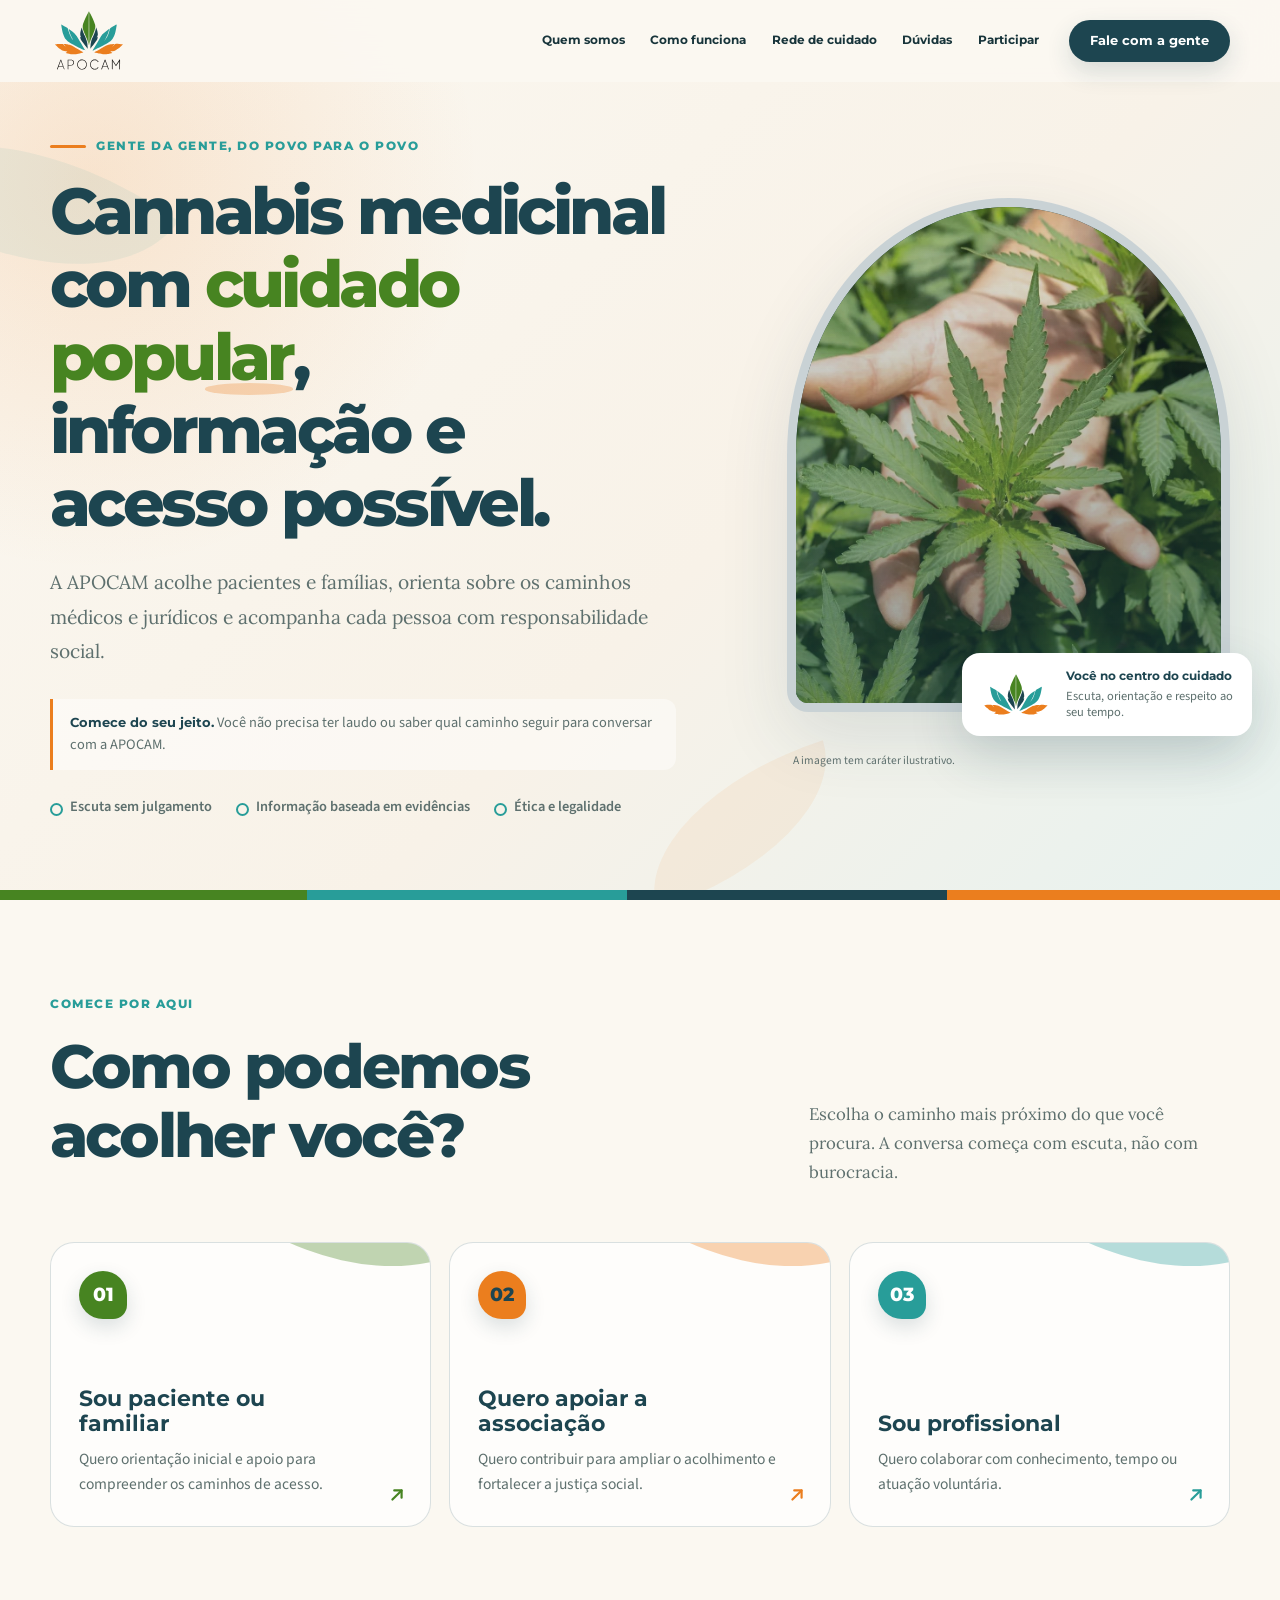
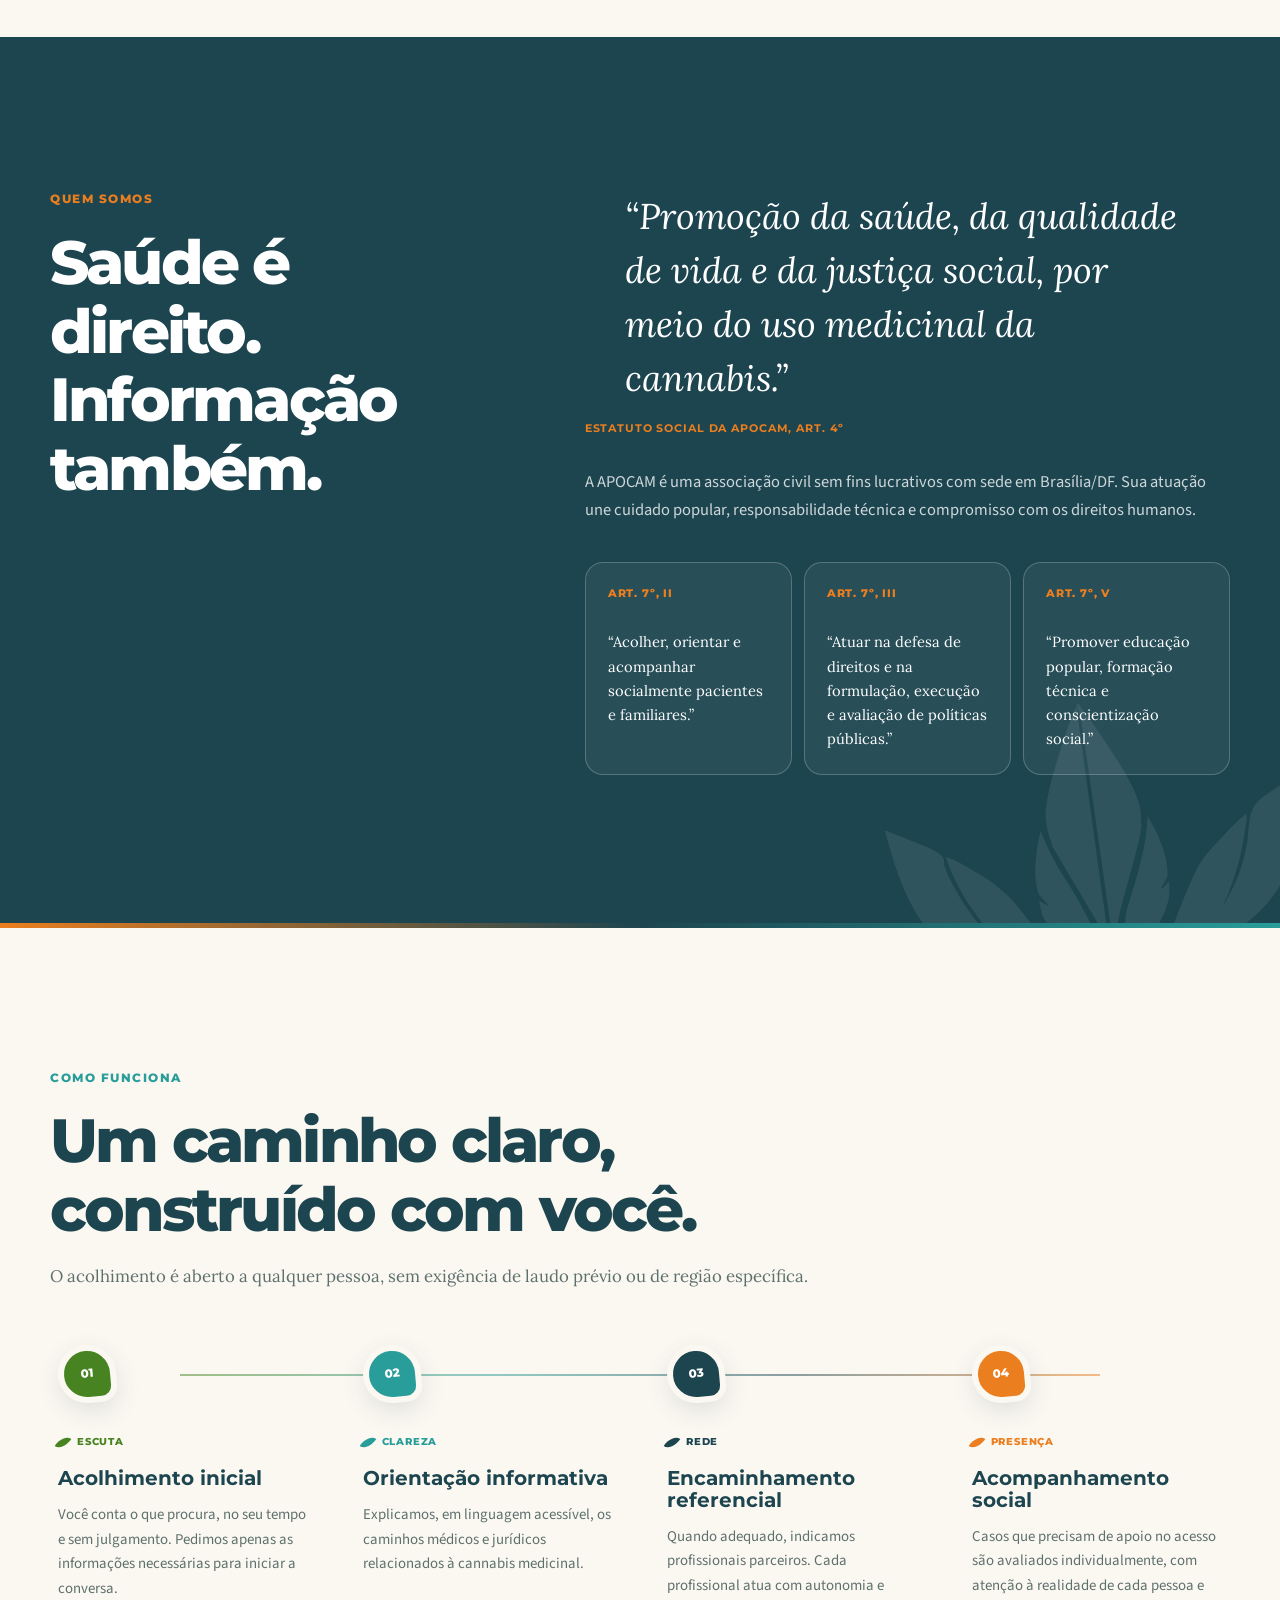
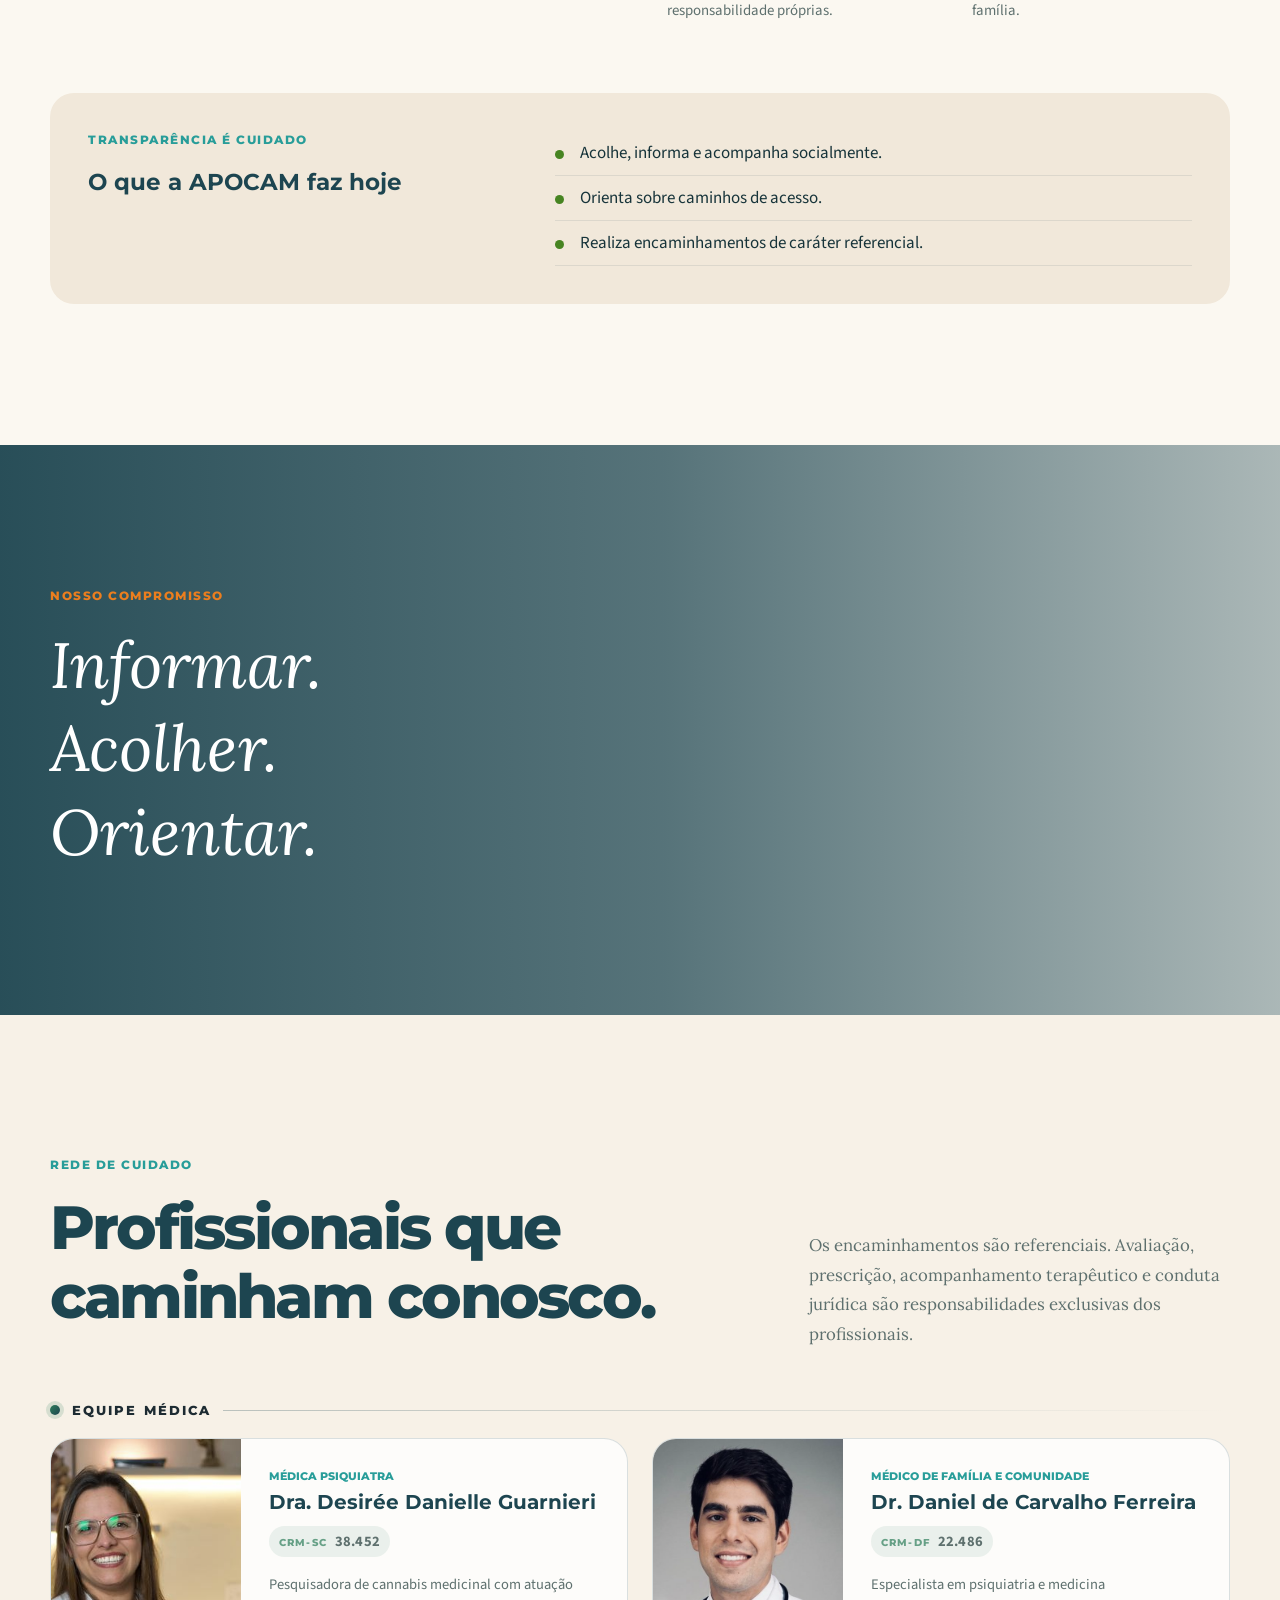
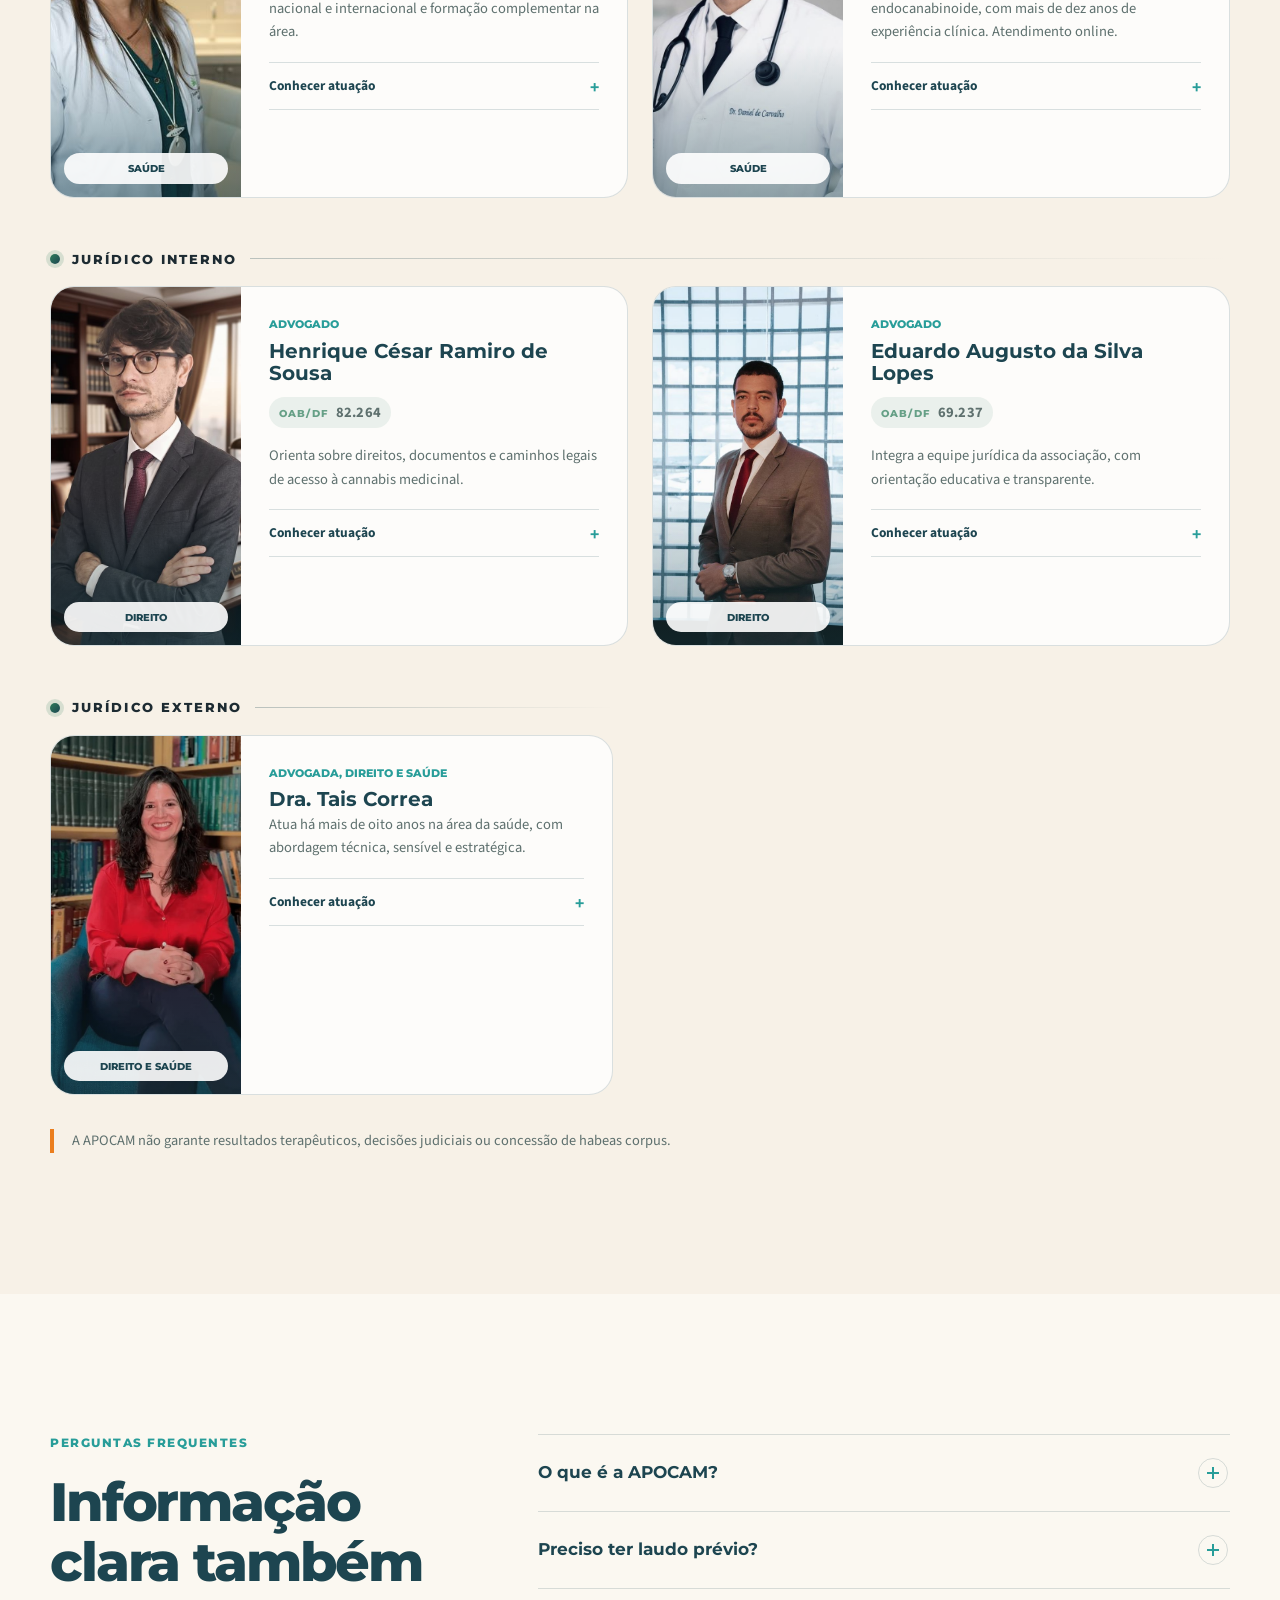
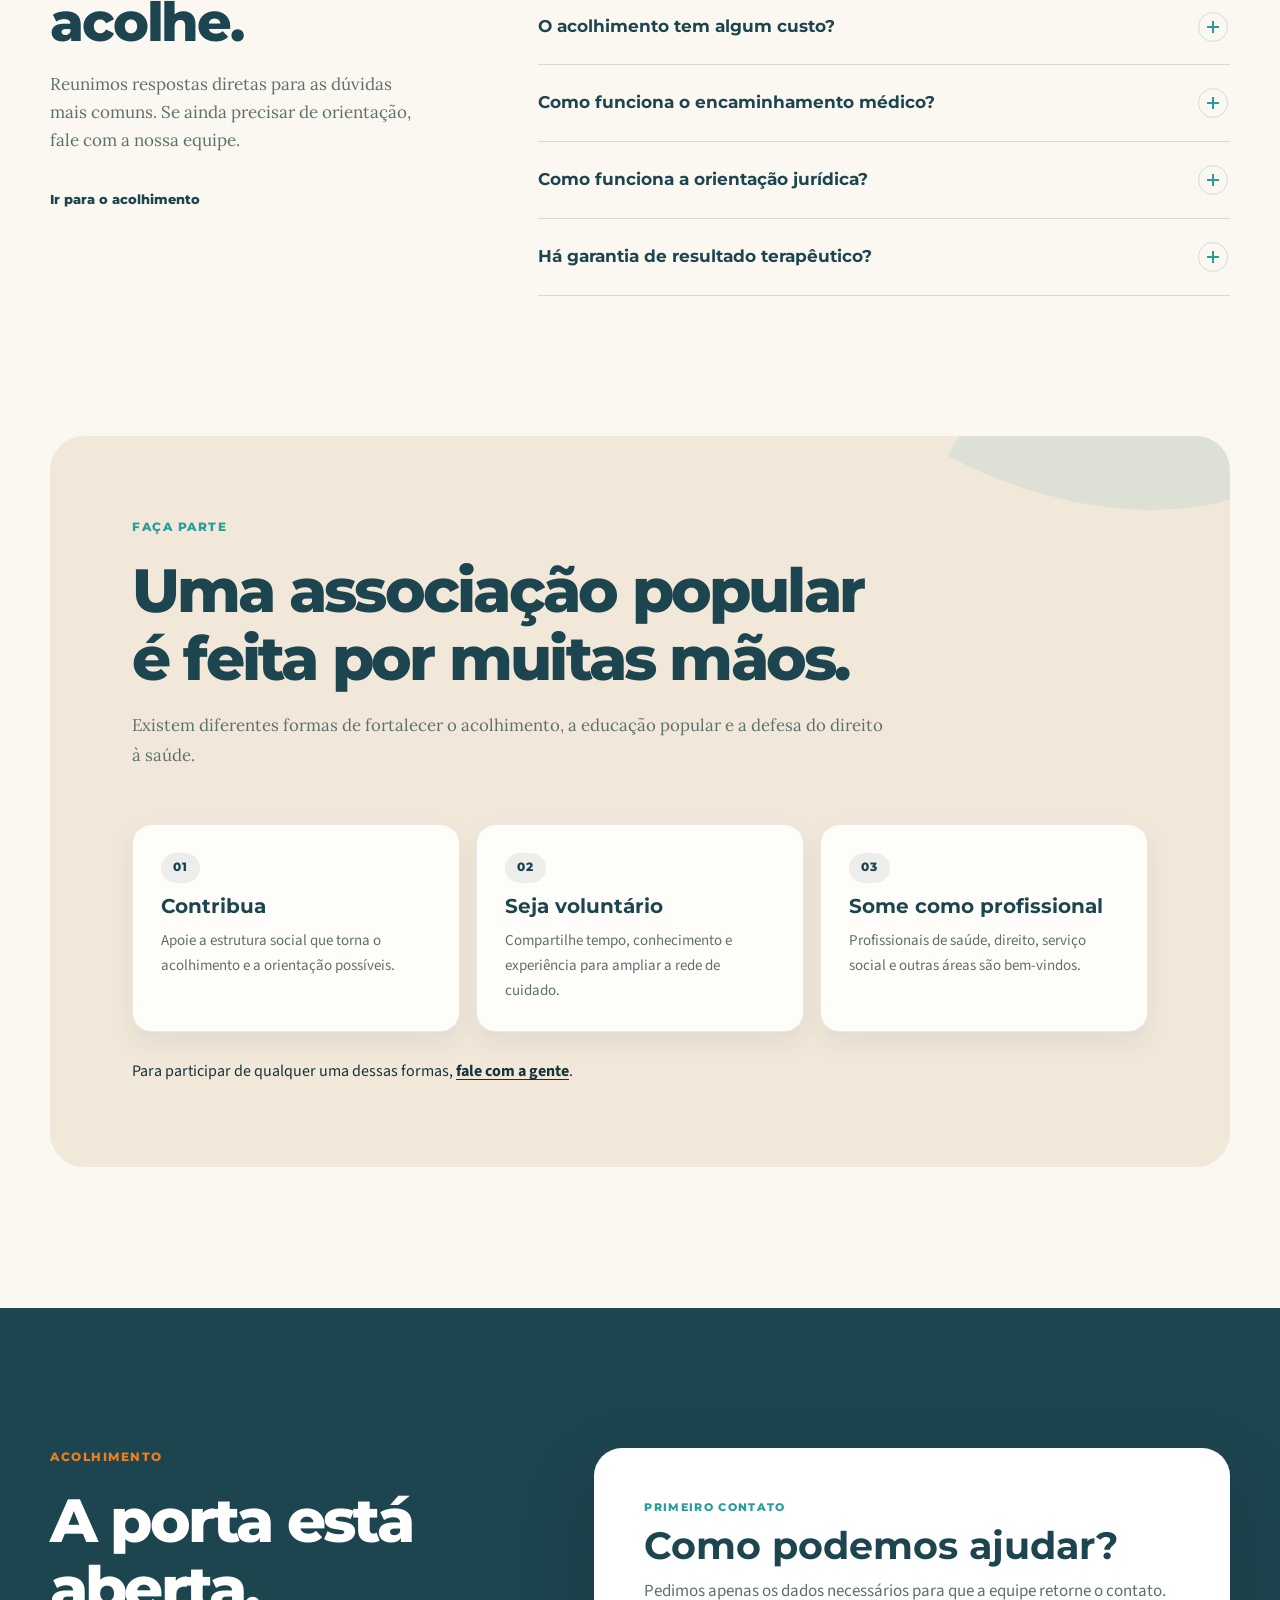
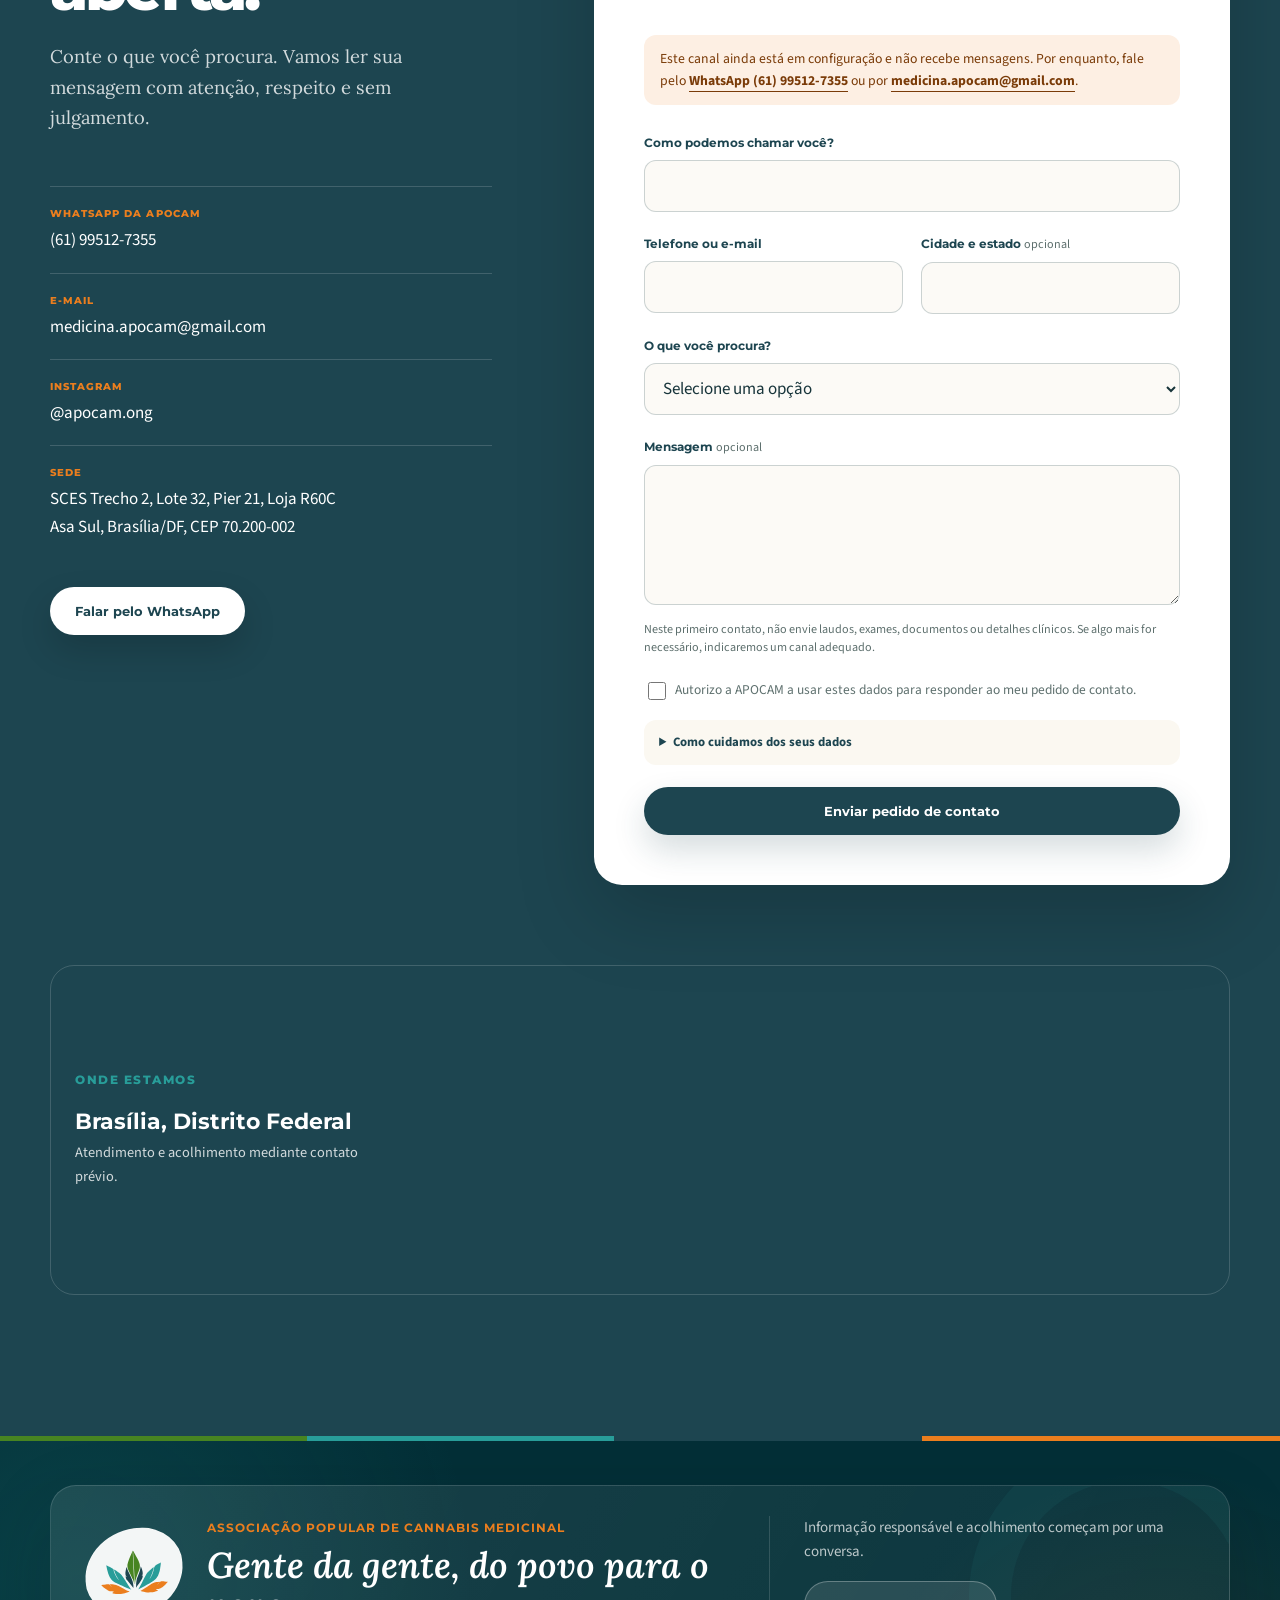
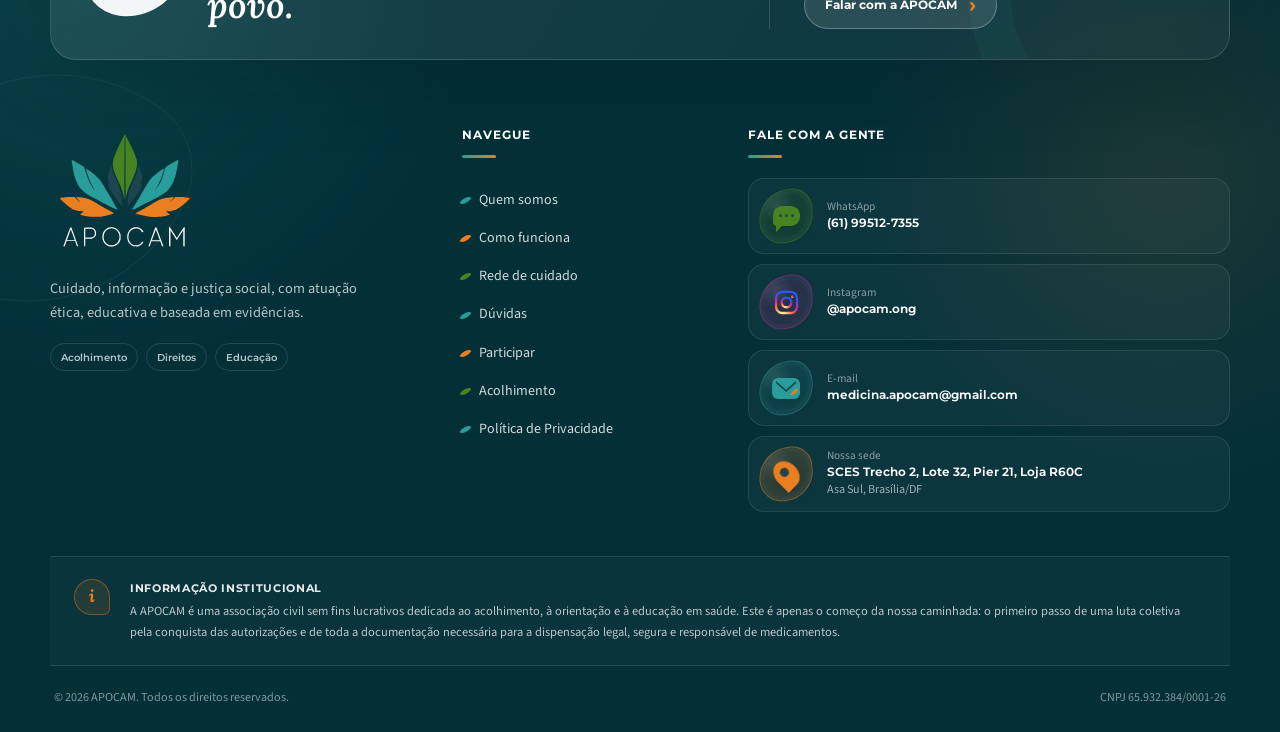
<file: index.html>
<!DOCTYPE html>
<html lang="pt-BR">
<head>
  <meta charset="UTF-8">
  <meta name="viewport" content="width=device-width, initial-scale=1.0">
  <title>APOCAM | Acolhimento e informação em cannabis medicinal</title>
  <meta name="description" content="Associação popular sem fins lucrativos que acolhe, informa e orienta pacientes e famílias sobre os caminhos de acesso à cannabis medicinal. Brasília/DF.">
  <meta name="author" content="APOCAM">
  <meta name="robots" content="index, follow">
  <meta name="theme-color" content="#1D4550">

  <link rel="icon" type="image/png" sizes="32x32" href="assets/brand/favicon-32.png">
  <link rel="icon" type="image/png" sizes="192x192" href="assets/brand/favicon-192.png">
  <link rel="apple-touch-icon" href="assets/brand/apple-touch-icon.png">

  <meta property="og:title" content="APOCAM | Acolhimento e informação em cannabis medicinal">
  <meta property="og:description" content="Cuidado popular, orientação baseada em evidências e acompanhamento social para pacientes e famílias.">
  <meta property="og:type" content="website">
  <meta property="og:locale" content="pt_BR">
  <meta property="og:site_name" content="APOCAM">
  <meta property="og:url" content="https://apocam.ong.br/">
  <!-- Prévia de link: URL absoluta e imagem quadrada de 512px, porque abaixo de
       200px os leitores de prévia descartam a imagem. summary, e não
       summary_large_image, para o símbolo aparecer como miniatura ao lado do texto. -->
  <meta property="og:image" content="https://apocam.ong.br/assets/brand/og-apocam.png">
  <meta property="og:image:type" content="image/png">
  <meta property="og:image:width" content="512">
  <meta property="og:image:height" content="512">
  <meta property="og:image:alt" content="Símbolo da APOCAM: folhas em verde, azul e laranja sobre o nome APOCAM.">
  <meta name="twitter:card" content="summary">

  <link rel="preconnect" href="https://fonts.googleapis.com">
  <link rel="preconnect" href="https://fonts.gstatic.com" crossorigin>
  <link href="https://fonts.googleapis.com/css2?family=Lora:ital,wght@0,400;0,500;0,600;1,400;1,500&family=Montserrat:wght@500;600;700;800&family=Source+Sans+3:wght@400;500;600;700&display=swap" rel="stylesheet">
  <link rel="stylesheet" href="styles.css?v=19">
</head>

<body>
  <a class="skip-link" href="#conteudo">Pular para o conteúdo</a>

  <header class="site-header" id="siteHeader">
    <div class="container header-inner">
      <a class="brand" href="#inicio" aria-label="APOCAM, página inicial">
        <img src="assets/brand/logo-apocam.svg" alt="APOCAM" width="1200" height="1048">
      </a>

      <nav class="nav-links" id="navLinks" aria-label="Navegação principal">
        <a href="#quem-somos">Quem somos</a>
        <a href="#como-funciona">Como funciona</a>
        <a href="#rede">Rede de cuidado</a>
        <a href="#faq">Dúvidas</a>
        <a href="#participar">Participar</a>
      </nav>

      <div class="header-actions">
        <a class="btn btn--header" href="https://wa.me/5561995127355?text=Ol%C3%A1%2C%20gostaria%20de%20falar%20com%20a%20APOCAM." target="_blank" rel="noopener" aria-label="Falar com a APOCAM pelo WhatsApp">Fale com a gente</a>
        <button class="nav-toggle" id="navToggle" type="button" aria-label="Abrir menu" aria-expanded="false" aria-controls="navLinks">
          <span></span>
          <span></span>
          <span></span>
        </button>
      </div>
    </div>
  </header>

  <main id="conteudo">
    <section class="hero" id="inicio">
      <div class="hero-petal hero-petal--one" aria-hidden="true"></div>
      <div class="hero-petal hero-petal--two" aria-hidden="true"></div>

      <div class="container hero-grid">
        <div class="hero-copy reveal">
          <p class="kicker"><span></span> Gente da gente, do povo para o povo</p>
          <h1>Cannabis medicinal com <strong>cuidado popular</strong>, informação e acesso possível.</h1>
          <p class="hero-lead">A APOCAM acolhe pacientes e famílias, orienta sobre os caminhos médicos e jurídicos e acompanha cada pessoa com responsabilidade social.</p>

          <p class="hero-open-note"><strong>Comece do seu jeito.</strong> Você não precisa ter laudo ou saber qual caminho seguir para conversar com a APOCAM.</p>

          <ul class="trust-list" aria-label="Compromissos da APOCAM">
            <li>Escuta sem julgamento</li>
            <li>Informação baseada em evidências</li>
            <li>Ética e legalidade</li>
          </ul>
        </div>

        <div class="hero-visual reveal" aria-label="Cannabis medicinal, imagem botânica ilustrativa">
          <div class="hero-photo" data-parallax>
            <img src="assets/cannabis-bg.jpg" alt="Folhas de cannabis em detalhe botânico" width="1920" height="1280">
          </div>
          <div class="hero-seal">
            <img src="assets/brand/logo-apocam-mark.svg" alt="" width="960" height="654">
            <p><strong>Você no centro do cuidado</strong><span>Escuta, orientação e respeito ao seu tempo.</span></p>
          </div>
          <p class="photo-note">A imagem tem caráter ilustrativo.</p>
        </div>
      </div>
    </section>

    <section class="entry-section" aria-labelledby="entry-title">
      <div class="container">
        <div class="section-heading section-heading--row reveal">
          <div>
            <p class="eyebrow">Comece por aqui</p>
            <h2 id="entry-title">Como podemos acolher você?</h2>
          </div>
          <p>Escolha o caminho mais próximo do que você procura. A conversa começa com escuta, não com burocracia.</p>
        </div>

        <div class="entry-grid">
          <a class="entry-card entry-card--patient reveal" href="#acolhimento">
            <span class="entry-number">01</span>
            <div>
              <h3>Sou paciente ou familiar</h3>
              <p>Quero orientação inicial e apoio para compreender os caminhos de acesso.</p>
            </div>
            <span class="entry-arrow" aria-hidden="true">
              <svg viewBox="0 0 24 24" fill="none" stroke="currentColor" stroke-width="2.4" stroke-linecap="round" stroke-linejoin="round"><path d="M7 17 17 7"/><path d="M9 7h8v8"/></svg>
            </span>
          </a>

          <a class="entry-card entry-card--support reveal" href="#participar">
            <span class="entry-number">02</span>
            <div>
              <h3>Quero apoiar a associação</h3>
              <p>Quero contribuir para ampliar o acolhimento e fortalecer a justiça social.</p>
            </div>
            <span class="entry-arrow" aria-hidden="true">
              <svg viewBox="0 0 24 24" fill="none" stroke="currentColor" stroke-width="2.4" stroke-linecap="round" stroke-linejoin="round"><path d="M7 17 17 7"/><path d="M9 7h8v8"/></svg>
            </span>
          </a>

          <a class="entry-card entry-card--professional reveal" href="#participar">
            <span class="entry-number">03</span>
            <div>
              <h3>Sou profissional</h3>
              <p>Quero colaborar com conhecimento, tempo ou atuação voluntária.</p>
            </div>
            <span class="entry-arrow" aria-hidden="true">
              <svg viewBox="0 0 24 24" fill="none" stroke="currentColor" stroke-width="2.4" stroke-linecap="round" stroke-linejoin="round"><path d="M7 17 17 7"/><path d="M9 7h8v8"/></svg>
            </span>
          </a>
        </div>
      </div>
    </section>

    <section class="manifesto" id="quem-somos">
      <div class="manifesto-mark" aria-hidden="true"></div>
      <div class="container manifesto-grid">
        <div class="manifesto-title reveal">
          <p class="eyebrow eyebrow--light">Quem somos</p>
          <h2>Saúde é direito.<br>Informação também.</h2>
        </div>

        <div class="manifesto-content reveal">
          <blockquote>“Promoção da saúde, da qualidade de vida e da justiça social, por meio do uso medicinal da cannabis.”</blockquote>
          <cite class="statute-source">Estatuto Social da APOCAM, Art. 4º</cite>
          <p>A APOCAM é uma associação civil sem fins lucrativos com sede em Brasília/DF. Sua atuação une cuidado popular, responsabilidade técnica e compromisso com os direitos humanos.</p>

          <div class="statute-grid" aria-label="Objetivos institucionais previstos no Estatuto Social">
            <article>
              <span>Art. 7º, II</span>
              <p>“Acolher, orientar e acompanhar socialmente pacientes e familiares.”</p>
            </article>
            <article>
              <span>Art. 7º, III</span>
              <p>“Atuar na defesa de direitos e na formulação, execução e avaliação de políticas públicas.”</p>
            </article>
            <article>
              <span>Art. 7º, V</span>
              <p>“Promover educação popular, formação técnica e conscientização social.”</p>
            </article>
          </div>
        </div>
      </div>
    </section>

    <section class="section how-section" id="como-funciona">
      <div class="container">
        <div class="section-heading reveal">
          <p class="eyebrow">Como funciona</p>
          <h2>Um caminho claro, construído com você.</h2>
          <p>O acolhimento é aberto a qualquer pessoa, sem exigência de laudo prévio ou de região específica.</p>
        </div>

        <ol class="steps">
          <li class="step reveal">
            <span class="step-number">01</span>
            <div class="step-icon" aria-hidden="true">escuta</div>
            <h3>Acolhimento inicial</h3>
            <p>Você conta o que procura, no seu tempo e sem julgamento. Pedimos apenas as informações necessárias para iniciar a conversa.</p>
          </li>
          <li class="step reveal">
            <span class="step-number">02</span>
            <div class="step-icon" aria-hidden="true">clareza</div>
            <h3>Orientação informativa</h3>
            <p>Explicamos, em linguagem acessível, os caminhos médicos e jurídicos relacionados à cannabis medicinal.</p>
          </li>
          <li class="step reveal">
            <span class="step-number">03</span>
            <div class="step-icon" aria-hidden="true">rede</div>
            <h3>Encaminhamento referencial</h3>
            <p>Quando adequado, indicamos profissionais parceiros. Cada profissional atua com autonomia e responsabilidade próprias.</p>
          </li>
          <li class="step reveal">
            <span class="step-number">04</span>
            <div class="step-icon" aria-hidden="true">presença</div>
            <h3>Acompanhamento social</h3>
            <p>Casos que precisam de apoio no acesso são avaliados individualmente, com atenção à realidade de cada pessoa e família.</p>
          </li>
        </ol>

        <div class="clarity-panel reveal">
          <div>
            <p class="eyebrow">Transparência é cuidado</p>
            <h3>O que a APOCAM faz hoje</h3>
          </div>
          <ul>
            <li>Acolhe, informa e acompanha socialmente.</li>
            <li>Orienta sobre caminhos de acesso.</li>
            <li>Realiza encaminhamentos de caráter referencial.</li>
          </ul>
        </div>
      </div>
    </section>

    <section class="botanical-band" aria-label="Compromisso institucional">
      <div class="botanical-band__image" aria-hidden="true"></div>
      <div class="botanical-band__overlay"></div>
      <div class="container botanical-band__content reveal">
        <p class="eyebrow eyebrow--light">Nosso compromisso</p>
        <p class="botanical-quote">Informar.<br>Acolher.<br>Orientar.</p>
      </div>
    </section>

    <section class="section network-section" id="rede">
      <div class="container">
        <div class="section-heading section-heading--row reveal">
          <div>
            <p class="eyebrow">Rede de cuidado</p>
            <h2>Profissionais que caminham conosco.</h2>
          </div>
          <p>Os encaminhamentos são referenciais. Avaliação, prescrição, acompanhamento terapêutico e conduta jurídica são responsabilidades exclusivas dos profissionais.</p>
        </div>

        <!-- Três grupos (pedido de 03/ago): médicos, jurídico interno e
             jurídico externo. Se algum nome estiver no grupo errado, é só
             mover o <article> inteiro de um grupo para o outro. -->
        <div class="network-groups">
          <div class="network-group network-group--wide reveal">
            <h3 class="network-group__title"><span></span>Equipe médica</h3>
            <div class="professional-grid">
              <article class="professional-card reveal">
                <div class="professional-photo">
                  <img src="assets/parceiros/dra-desiree-guarnieri.jpeg" alt="Dra. Desirée Danielle Guarnieri" loading="lazy" width="720" height="480">
                  <span>Saúde</span>
                </div>
                <div class="professional-body">
                  <p class="professional-role">Médica psiquiatra</p>
                  <h3>Dra. Desirée Danielle Guarnieri</h3>
                  <p class="professional-reg"><span>CRM-SC</span>38.452</p>
                  <p>Pesquisadora de cannabis medicinal com atuação nacional e internacional e formação complementar na área.</p>
                  <details>
                    <summary>Conhecer atuação</summary>
                    <div><p>Certificada pela WeCann, USP e KayaMind, Espanha, e membro da IACM. Atua em temas como fibromialgia, dores crônicas, dores neuropáticas e autismo.</p></div>
                  </details>
                </div>
              </article>

              <article class="professional-card reveal">
                <div class="professional-photo">
                  <img src="assets/parceiros/dr-daniel-carvalho.jpeg" alt="Dr. Daniel de Carvalho Ferreira" loading="lazy" width="720" height="884">
                  <span>Saúde</span>
                </div>
                <div class="professional-body">
                  <p class="professional-role">Médico de família e comunidade</p>
                  <h3>Dr. Daniel de Carvalho Ferreira</h3>
                  <p class="professional-reg"><span>CRM-DF</span>22.486</p>
                  <p>Especialista em psiquiatria e medicina endocanabinoide, com mais de dez anos de experiência clínica. Atendimento online.</p>
                  <details>
                    <summary>Conhecer atuação</summary>
                    <div><p>Graduado pela Universidade Católica de Brasília, com residência em Medicina de Família e Comunidade (SES-DF) e pós-graduação em Psiquiatria. Servidor da SES-DF e professor universitário, é certificado internacionalmente em Medicina Endocanabinoide pela WeCann Academy. Sua prática une ciência baseada em evidências e acolhimento individualizado, com foco em saúde mental e qualidade de vida.</p></div>
                  </details>
                </div>
              </article>
            </div>
          </div>

          <div class="network-group network-group--wide reveal">
            <h3 class="network-group__title"><span></span>Jurídico interno</h3>
            <div class="professional-grid">
              <article class="professional-card reveal">
                <div class="professional-photo">
                  <img src="assets/parceiros/henrique-cesar-ramiro.jpeg" alt="Henrique César Ramiro de Sousa" loading="lazy" width="720" height="961">
                  <span>Direito</span>
                </div>
                <div class="professional-body">
                  <p class="professional-role">Advogado</p>
                  <h3>Henrique César Ramiro de Sousa</h3>
                  <p class="professional-reg"><span>OAB/DF</span>82.264</p>
                  <p>Orienta sobre direitos, documentos e caminhos legais de acesso à cannabis medicinal.</p>
                  <details>
                    <summary>Conhecer atuação</summary>
                    <div><p>Pós-graduado em Direito Tributário e com MBA em andamento em Controladoria, Estratégia Financeira e Fiscal pela PUCRS.</p></div>
                  </details>
                </div>
              </article>

              <article class="professional-card reveal">
                <div class="professional-photo">
                  <img src="assets/parceiros/eduardo-augusto-lopes.jpeg" alt="Eduardo Augusto da Silva Lopes" loading="lazy" width="715" height="1080">
                  <span>Direito</span>
                </div>
                <div class="professional-body">
                  <p class="professional-role">Advogado</p>
                  <h3>Eduardo Augusto da Silva Lopes</h3>
                  <p class="professional-reg"><span>OAB/DF</span>69.237</p>
                  <p>Integra a equipe jurídica da associação, com orientação educativa e transparente.</p>
                  <details>
                    <summary>Conhecer atuação</summary>
                    <div><p>Graduado em Direito pelo IESB em 2020. Atua na orientação sobre documentos, direitos e possibilidades legais.</p></div>
                  </details>
                </div>
              </article>
            </div>
          </div>

          <div class="network-group reveal">
            <h3 class="network-group__title"><span></span>Jurídico externo</h3>
            <div class="professional-grid">
              <article class="professional-card reveal">
                <div class="professional-photo">
                  <img src="assets/parceiros/dra-tais-correa.jpeg" alt="Dra. Tais Correa" loading="lazy" width="720" height="907">
                  <span>Direito e saúde</span>
                </div>
                <div class="professional-body">
                  <p class="professional-role">Advogada, direito e saúde</p>
                  <h3>Dra. Tais Correa</h3>
                  <p>Atua há mais de oito anos na área da saúde, com abordagem técnica, sensível e estratégica.</p>
                  <details>
                    <summary>Conhecer atuação</summary>
                    <div><p>Formada pela Universidade Presbiteriana Mackenzie, trabalha com causas complexas e humanizadas relacionadas à saúde.</p></div>
                  </details>
                </div>
              </article>
            </div>
          </div>
        </div>

        <p class="network-note reveal">A APOCAM não garante resultados terapêuticos, decisões judiciais ou concessão de habeas corpus.</p>
      </div>
    </section>

    <section class="section faq-section" id="faq">
      <div class="container faq-layout">
        <div class="faq-intro reveal">
          <p class="eyebrow">Perguntas frequentes</p>
          <h2>Informação clara também acolhe.</h2>
          <p>Reunimos respostas diretas para as dúvidas mais comuns. Se ainda precisar de orientação, fale com a nossa equipe.</p>
          <a class="text-link" href="#acolhimento">Ir para o acolhimento</a>
        </div>

        <div class="faq reveal">
          <details>
            <summary>O que é a APOCAM?<span aria-hidden="true"></span></summary>
            <div><p>A APOCAM é uma associação civil sem fins lucrativos, com sede em Brasília/DF. Nesta fase, atua no campo social, informativo e de orientação, acolhendo pacientes e famílias e oferecendo encaminhamento referencial.</p></div>
          </details>
          <details>
            <summary>Preciso ter laudo prévio?<span aria-hidden="true"></span></summary>
            <div><p>Não. O acolhimento é aberto a qualquer pessoa, sem exigência de laudo prévio ou de região específica.</p></div>
          </details>
          <details>
            <summary>O acolhimento tem algum custo?<span aria-hidden="true"></span></summary>
            <div><p>A escuta inicial da APOCAM não exige pagamento. Custos relacionados a atendimentos profissionais e eventual isenção são avaliados caso a caso, com respeito e sem constrangimento.</p></div>
          </details>
          <details>
            <summary>Como funciona o encaminhamento médico?<span aria-hidden="true"></span></summary>
            <div><p>Quando adequado, a APOCAM indica profissionais de forma referencial. A avaliação, a prescrição e o acompanhamento terapêutico são responsabilidades exclusivas do profissional de saúde.</p></div>
          </details>
          <details>
            <summary>Como funciona a orientação jurídica?<span aria-hidden="true"></span></summary>
            <div><p>Profissionais parceiros podem orientar sobre direitos, documentos e possibilidades legais. Nenhuma decisão judicial ou concessão de habeas corpus é garantida.</p></div>
          </details>
          <details>
            <summary>Há garantia de resultado terapêutico?<span aria-hidden="true"></span></summary>
            <div><p>Não. As evidências e os resultados variam conforme a condição e cada pessoa. O acompanhamento de um profissional habilitado é essencial.</p></div>
          </details>
        </div>
      </div>
    </section>

    <section class="section participation-section" id="participar">
      <div class="container">
        <div class="participation-shell">
          <div class="section-heading reveal">
            <p class="eyebrow">Faça parte</p>
            <h2>Uma associação popular é feita por muitas mãos.</h2>
            <p>Existem diferentes formas de fortalecer o acolhimento, a educação popular e a defesa do direito à saúde.</p>
          </div>

          <div class="participation-grid">
            <article class="participation-card reveal">
              <span>01</span>
              <h3>Contribua</h3>
              <p>Apoie a estrutura social que torna o acolhimento e a orientação possíveis.</p>
            </article>
            <article class="participation-card reveal">
              <span>02</span>
              <h3>Seja voluntário</h3>
              <p>Compartilhe tempo, conhecimento e experiência para ampliar a rede de cuidado.</p>
            </article>
            <article class="participation-card reveal">
              <span>03</span>
              <h3>Some como profissional</h3>
              <p>Profissionais de saúde, direito, serviço social e outras áreas são bem-vindos.</p>
            </article>
          </div>

          <p class="participation-note reveal">Para participar de qualquer uma dessas formas, <a href="#acolhimento">fale com a gente</a>.</p>
        </div>
      </div>
    </section>

    <section class="section contact-section" id="acolhimento">
      <div class="container">
        <div class="contact-layout">
          <div class="contact-intro reveal">
            <p class="eyebrow eyebrow--light">Acolhimento</p>
            <h2>A porta está aberta.</h2>
            <p>Conte o que você procura. Vamos ler sua mensagem com atenção, respeito e sem julgamento.</p>

            <div class="contact-info">
              <div>
                <span>WhatsApp da APOCAM</span>
                <a href="https://wa.me/5561995127355?text=Ol%C3%A1%2C%20gostaria%20de%20falar%20com%20a%20APOCAM." target="_blank" rel="noopener">(61) 99512-7355</a>
              </div>
              <div>
                <span>E-mail</span>
                <a href="mailto:medicina.apocam@gmail.com">medicina.apocam@gmail.com</a>
              </div>
              <div>
                <span>Instagram</span>
                <a href="https://www.instagram.com/apocam.ong/" target="_blank" rel="noopener">@apocam.ong</a>
              </div>
              <div>
                <span>Sede</span>
                <address>SCES Trecho 2, Lote 32, Pier 21, Loja R60C<br>Asa Sul, Brasília/DF, CEP 70.200-002</address>
              </div>
            </div>

            <a class="btn btn--contact-whatsapp" href="https://wa.me/5561995127355?text=Ol%C3%A1%2C%20gostaria%20de%20falar%20com%20a%20APOCAM." target="_blank" rel="noopener">Falar pelo WhatsApp</a>
          </div>

          <div class="form-card reveal" id="formulario-acolhimento">
            <p class="form-label">Primeiro contato</p>
            <h3>Como podemos ajudar?</h3>
            <p class="form-intro">Pedimos apenas os dados necessários para que a equipe retorne o contato.</p>

            <p class="form-notice">Este canal ainda está em configuração e não recebe mensagens. Por enquanto, fale pelo <a href="https://wa.me/5561995127355?text=Ol%C3%A1%2C%20gostaria%20de%20falar%20com%20a%20APOCAM." target="_blank" rel="noopener">WhatsApp (61) 99512-7355</a> ou por <a href="mailto:medicina.apocam@gmail.com">medicina.apocam@gmail.com</a>.</p>

            <!-- Formulário inativo, e o bloqueio vem do vercel.json (form-action e connect-src), não do JavaScript. Roteiro de ativação no README, seção "Formulário de acolhimento". -->
            <form id="acolhimentoForm" action="https://api.web3forms.com/submit" method="POST">
              <input type="hidden" name="access_key" value="SUA-CHAVE-WEB3FORMS-AQUI">
              <input type="hidden" name="subject" value="Novo contato de acolhimento, site APOCAM">
              <input type="hidden" name="from_name" value="Site APOCAM">
              <input class="hp" type="checkbox" name="botcheck" tabindex="-1" autocomplete="off">

              <div class="field">
                <label for="nome">Como podemos chamar você?</label>
                <input id="nome" name="nome" type="text" autocomplete="name" required>
              </div>

              <div class="field-row">
                <div class="field">
                  <label for="contato">Telefone ou e-mail</label>
                  <input id="contato" name="contato" type="text" autocomplete="email" required>
                </div>
                <div class="field">
                  <label for="cidade">Cidade e estado <span>opcional</span></label>
                  <input id="cidade" name="cidade" type="text" autocomplete="address-level2">
                </div>
              </div>

              <div class="field">
                <label for="interesse">O que você procura?</label>
                <select id="interesse" name="interesse" required>
                  <option value="">Selecione uma opção</option>
                  <option value="Acolhimento para paciente ou familiar">Acolhimento para paciente ou familiar</option>
                  <option value="Apoiar a associação">Apoiar a associação</option>
                  <option value="Trabalho voluntário">Trabalho voluntário</option>
                  <option value="Parceria profissional">Parceria profissional</option>
                  <option value="Outro assunto">Outro assunto</option>
                </select>
              </div>

              <div class="field">
                <label for="mensagem">Mensagem <span>opcional</span></label>
                <textarea id="mensagem" name="mensagem" rows="4" aria-describedby="mensagem-ajuda"></textarea>
                <small id="mensagem-ajuda">Neste primeiro contato, não envie laudos, exames, documentos ou detalhes clínicos. Se algo mais for necessário, indicaremos um canal adequado.</small>
              </div>

              <label class="consent" for="consent">
                <input id="consent" name="consentimento" type="checkbox" required>
                <span>Autorizo a APOCAM a usar estes dados para responder ao meu pedido de contato.</span>
              </label>

              <details class="privacy-note">
                <summary>Como cuidamos dos seus dados</summary>
                <p>Pedimos só o necessário para retornar o seu contato, e nada além disso. Neste primeiro momento, não envie laudo, exame, documento nem detalhe clínico: se algo mais for preciso, a equipe indica um canal adequado e explica o motivo. Como usamos, com quem compartilhamos e como você pede exclusão está na nossa <a class="legal-link" href="privacidade.html">Política de Privacidade</a>.</p>
              </details>

              <button class="btn btn--primary btn--block" type="submit">Enviar pedido de contato</button>
              <div class="form-feedback" id="formFeedback" role="status" aria-live="polite"></div>
            </form>
          </div>
        </div>

        <div class="map-card reveal">
          <div>
            <p class="eyebrow">Onde estamos</p>
            <h3>Brasília, Distrito Federal</h3>
            <p>Atendimento e acolhimento mediante contato prévio.</p>
          </div>
          <iframe title="Localização da APOCAM no Pier 21, Brasília/DF" src="https://maps.google.com/maps?q=Pier%2021%20SCES%20Trecho%202%20Lote%2032%2C%20Asa%20Sul%2C%20Bras%C3%ADlia%20-%20DF%2C%2070200-002&z=16&output=embed" loading="lazy" referrerpolicy="no-referrer-when-downgrade"></iframe>
        </div>
      </div>
    </section>
  </main>

  <footer class="site-footer">
    <div class="footer-spectrum" aria-hidden="true"></div>
    <div class="container">
      <div class="footer-cta">
        <div class="footer-cta__brand">
          <span class="footer-cta__mark" aria-hidden="true">
            <img src="assets/brand/logo-apocam-mark.svg" alt="" width="960" height="654">
          </span>
          <div>
            <p class="footer-kicker">Associação Popular de Cannabis Medicinal</p>
            <h2>Gente da gente, do povo para o povo.</h2>
          </div>
        </div>

        <div class="footer-cta__action">
          <p>Informação responsável e acolhimento começam por uma conversa.</p>
          <a class="footer-whatsapp-button" href="https://wa.me/5561995127355?text=Ol%C3%A1%2C%20gostaria%20de%20falar%20com%20a%20APOCAM." target="_blank" rel="noopener">
            Falar com a APOCAM
          </a>
        </div>
      </div>

      <div class="footer-main">
        <div class="footer-brand">
          <img src="assets/brand/logo-apocam-branco.svg" alt="APOCAM" width="1200" height="1048">
          <p>Cuidado, informação e justiça social, com atuação ética, educativa e baseada em evidências.</p>
          <div class="footer-principles" aria-label="Princípios da APOCAM">
            <span>Acolhimento</span>
            <span>Direitos</span>
            <span>Educação</span>
          </div>
        </div>

        <nav class="footer-nav" aria-label="Links do rodapé">
          <p class="footer-heading">Navegue</p>
          <a href="#quem-somos">Quem somos</a>
          <a href="#como-funciona">Como funciona</a>
          <a href="#rede">Rede de cuidado</a>
          <a href="#faq">Dúvidas</a>
          <a href="#participar">Participar</a>
          <a href="#acolhimento">Acolhimento</a>
          <a href="privacidade.html">Política de Privacidade</a>
        </nav>

        <div class="footer-contact">
          <p class="footer-heading">Fale com a gente</p>

          <a class="footer-contact-card" href="https://wa.me/5561995127355?text=Ol%C3%A1%2C%20gostaria%20de%20falar%20com%20a%20APOCAM." target="_blank" rel="noopener">
            <span class="footer-contact-icon footer-contact-icon--message" aria-hidden="true">
              <span class="footer-icon-glyph"></span>
            </span>
            <span class="footer-contact-copy">
              <small>WhatsApp</small>
              <strong>(61) 99512-7355</strong>
            </span>
          </a>

          <a class="footer-contact-card" href="https://www.instagram.com/apocam.ong/" target="_blank" rel="noopener">
            <span class="footer-contact-icon footer-contact-icon--instagram" aria-hidden="true">
              <span class="footer-icon-glyph"></span>
            </span>
            <span class="footer-contact-copy">
              <small>Instagram</small>
              <strong>@apocam.ong</strong>
            </span>
          </a>

          <a class="footer-contact-card" href="mailto:medicina.apocam@gmail.com">
            <span class="footer-contact-icon footer-contact-icon--mail" aria-hidden="true">
              <span class="footer-icon-glyph"></span>
            </span>
            <span class="footer-contact-copy">
              <small>E-mail</small>
              <strong>medicina.apocam@gmail.com</strong>
            </span>
          </a>

          <a class="footer-contact-card" href="https://maps.google.com/?q=SCES%20Trecho%202%20Lote%2032%20Pier%2021%20Loja%20R60C%20Asa%20Sul%20Bras%C3%ADlia%20DF" target="_blank" rel="noopener">
            <span class="footer-contact-icon footer-contact-icon--pin" aria-hidden="true">
              <span class="footer-icon-glyph"></span>
            </span>
            <span class="footer-contact-copy">
              <small>Nossa sede</small>
              <strong>SCES Trecho 2, Lote 32, Pier 21, Loja R60C</strong>
              <span>Asa Sul, Brasília/DF</span>
            </span>
          </a>
        </div>
      </div>

      <div class="footer-legal">
        <span class="footer-legal-icon" aria-hidden="true">i</span>
        <div>
          <strong>Informação institucional</strong>
          <p>A APOCAM é uma associação civil sem fins lucrativos dedicada ao acolhimento, à orientação e à educação em saúde. Este é apenas o começo da nossa caminhada: o primeiro passo de uma luta coletiva pela conquista das autorizações e de toda a documentação necessária para a dispensação legal, segura e responsável de medicamentos.</p>
        </div>
      </div>

      <div class="footer-bottom">
        <span>&copy; 2026 APOCAM. Todos os direitos reservados.</span>
        <span>CNPJ 65.932.384/0001-26</span>
      </div>
    </div>
  </footer>

  <nav class="mobile-action-bar" id="mobileActionBar" aria-label="Ação rápida">
    <a class="mobile-action-bar__primary" href="#acolhimento">Fale com a gente</a>
  </nav>

  <script src="script.js?v=19" defer></script>
</body>
</html>
</file>
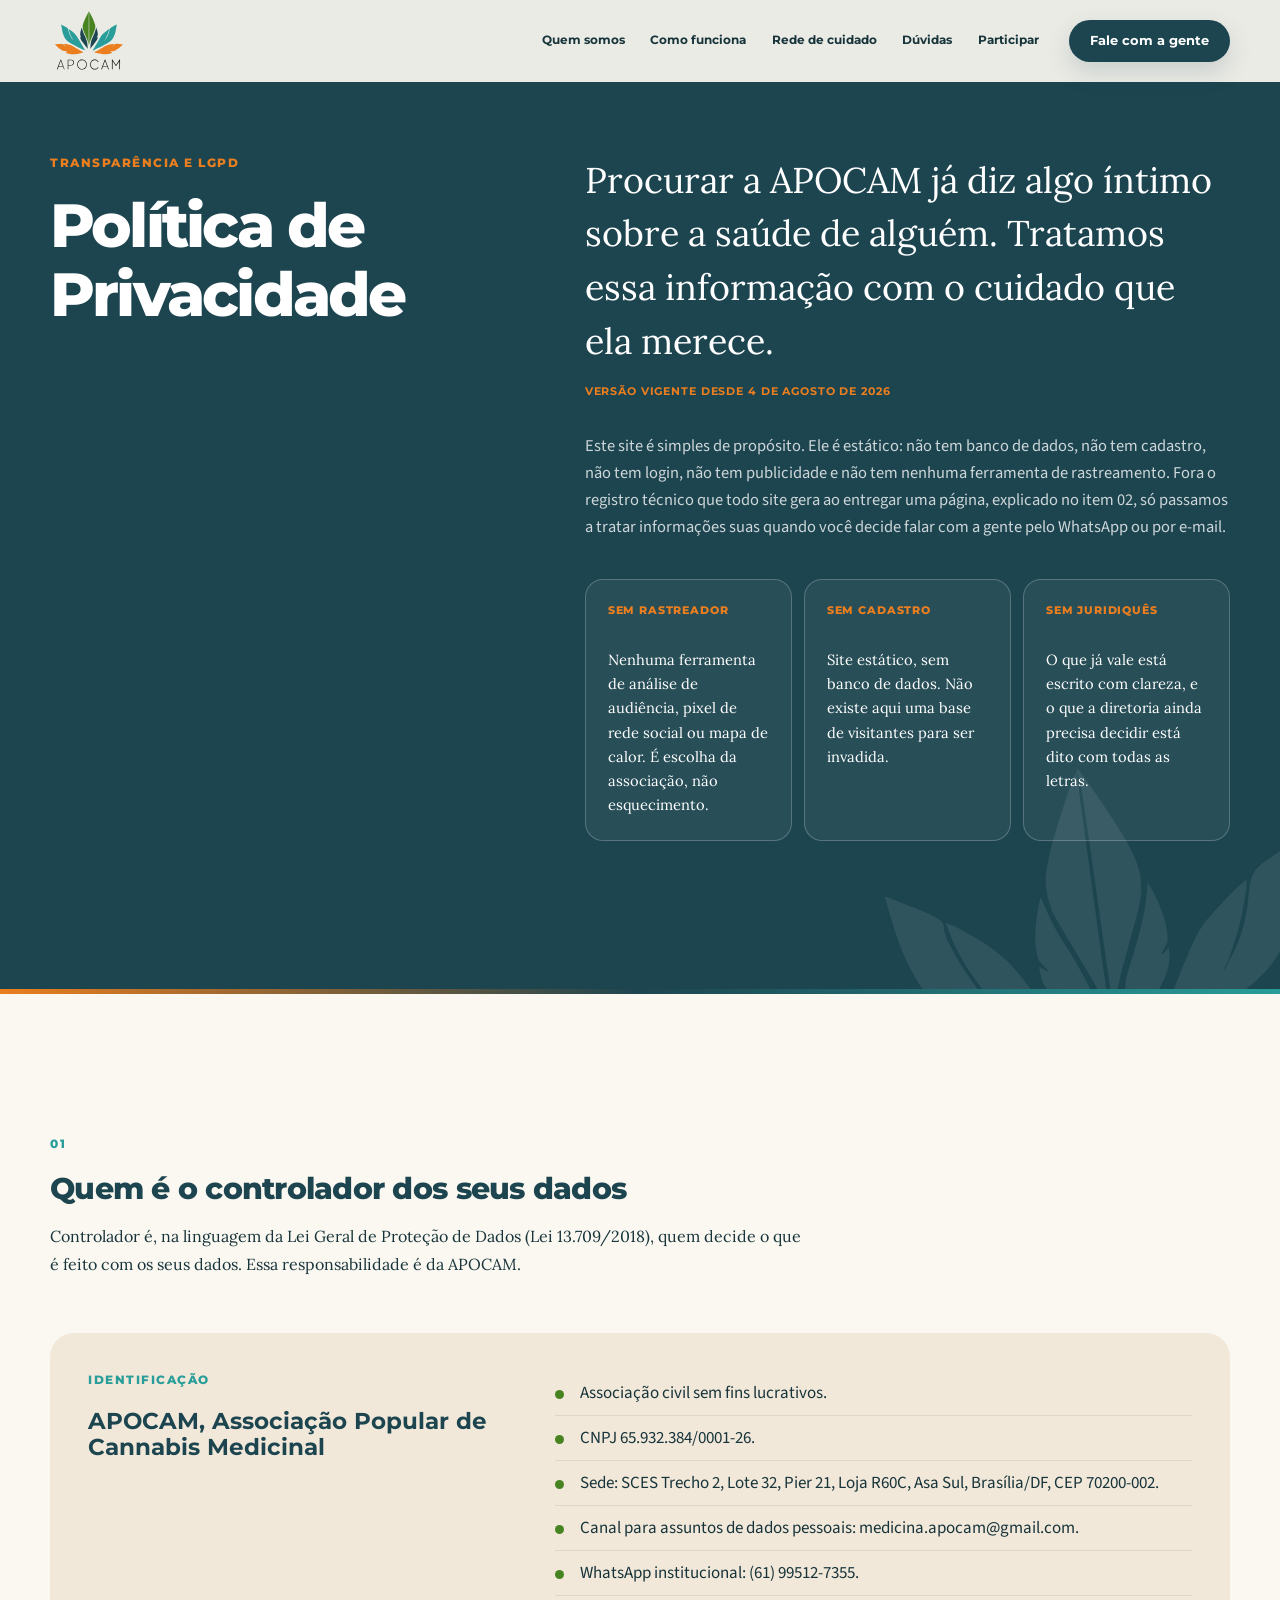
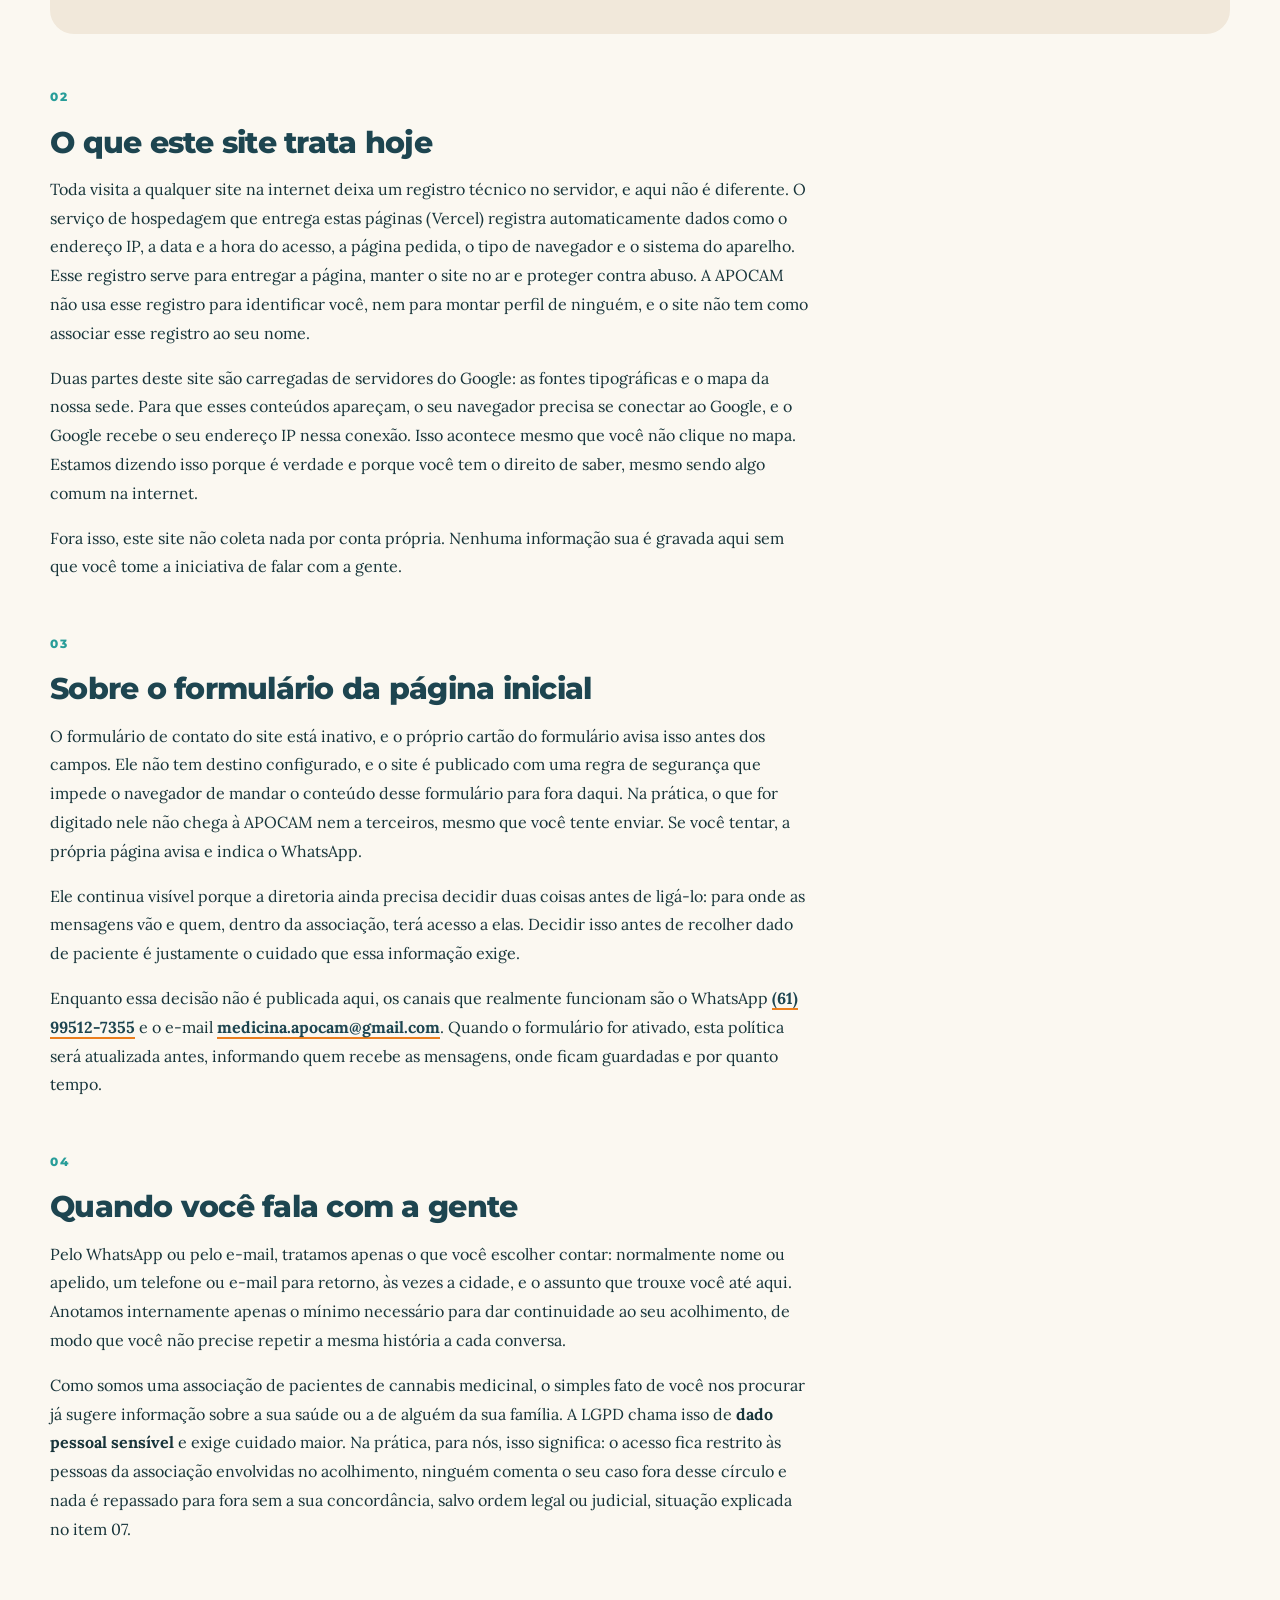
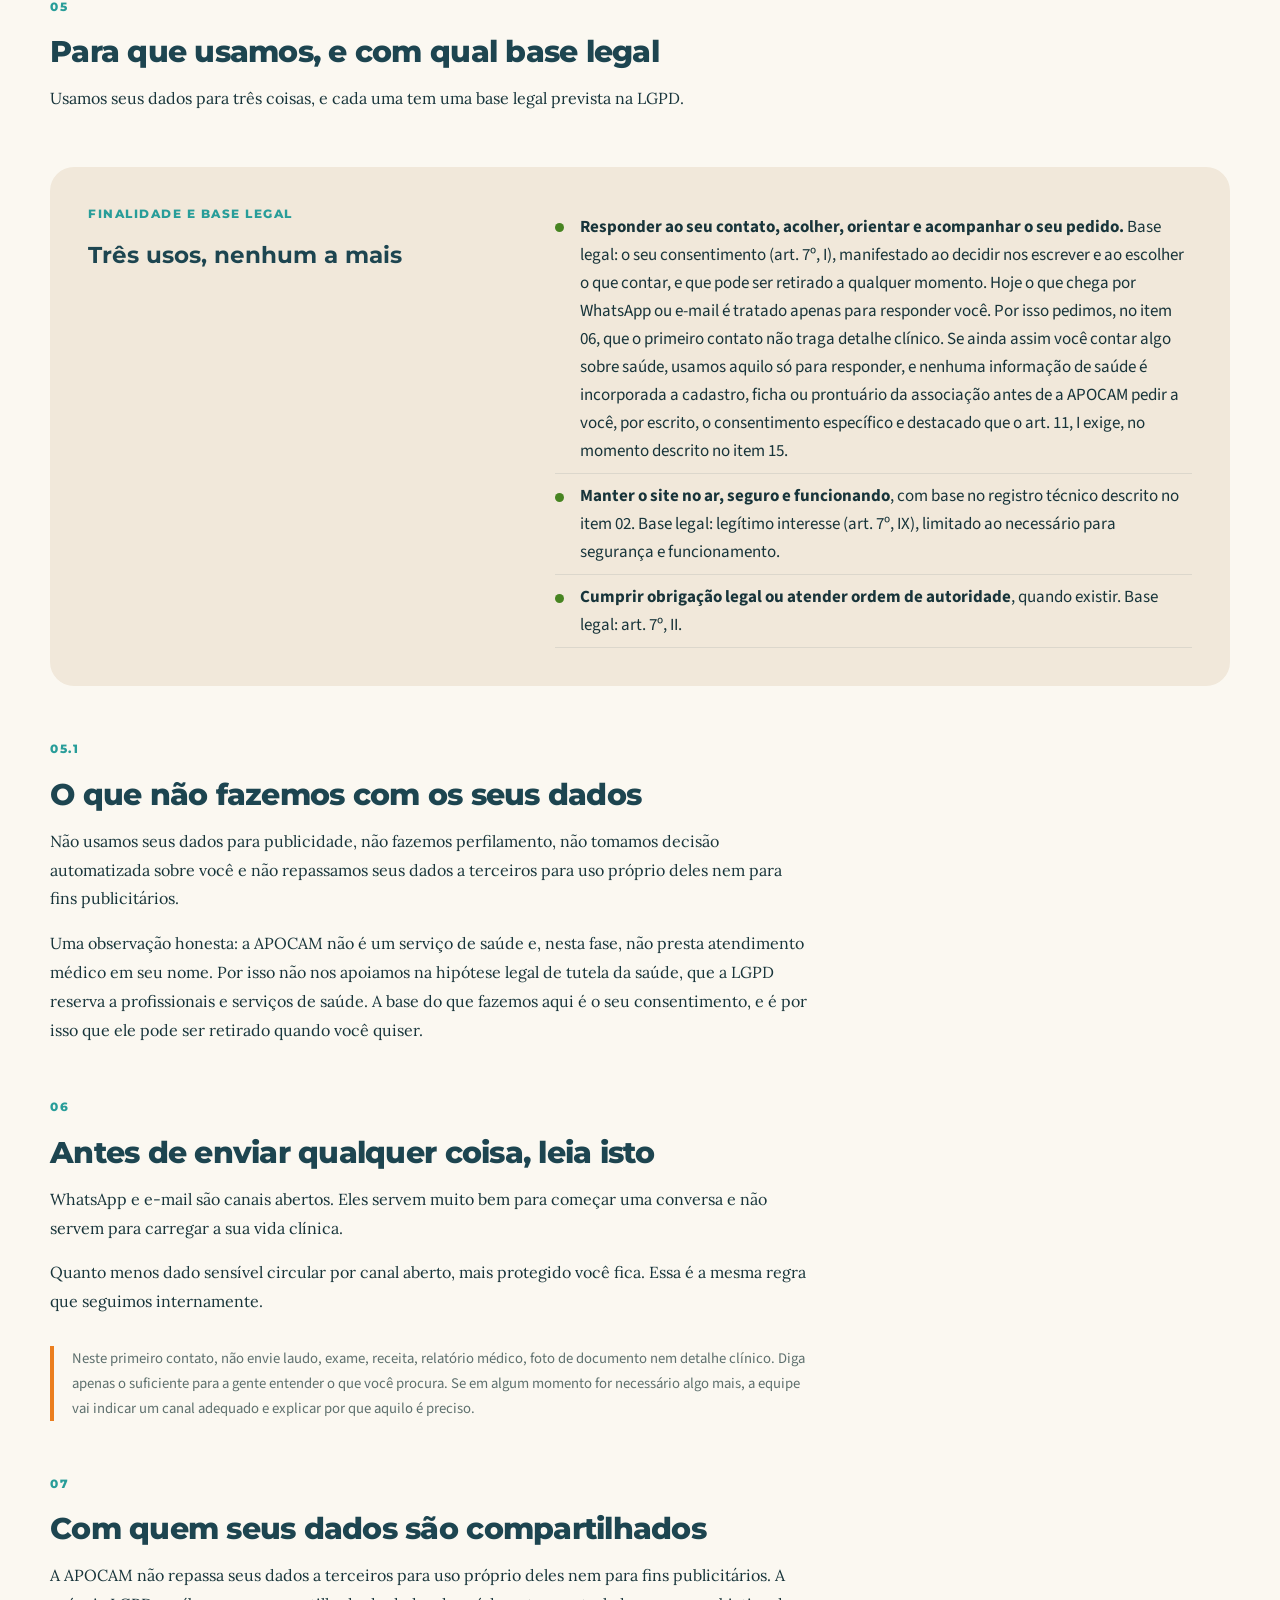
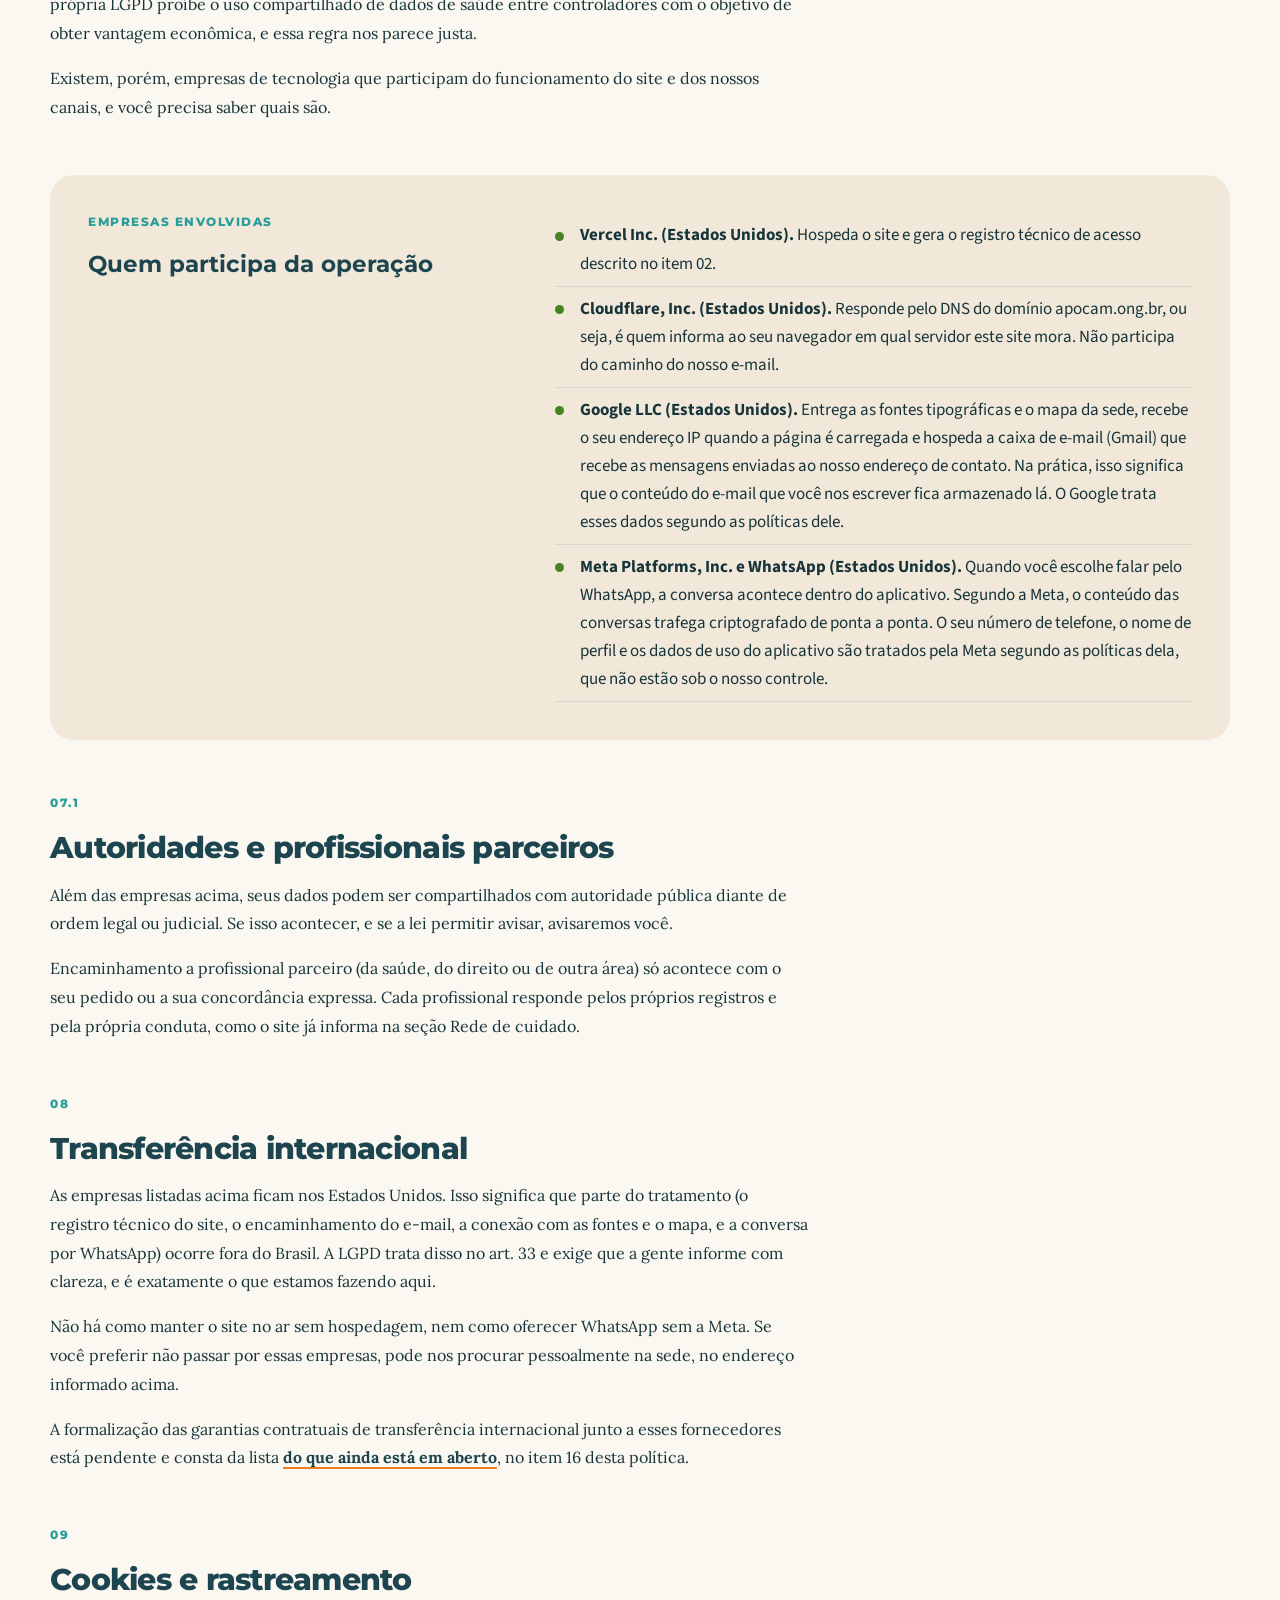
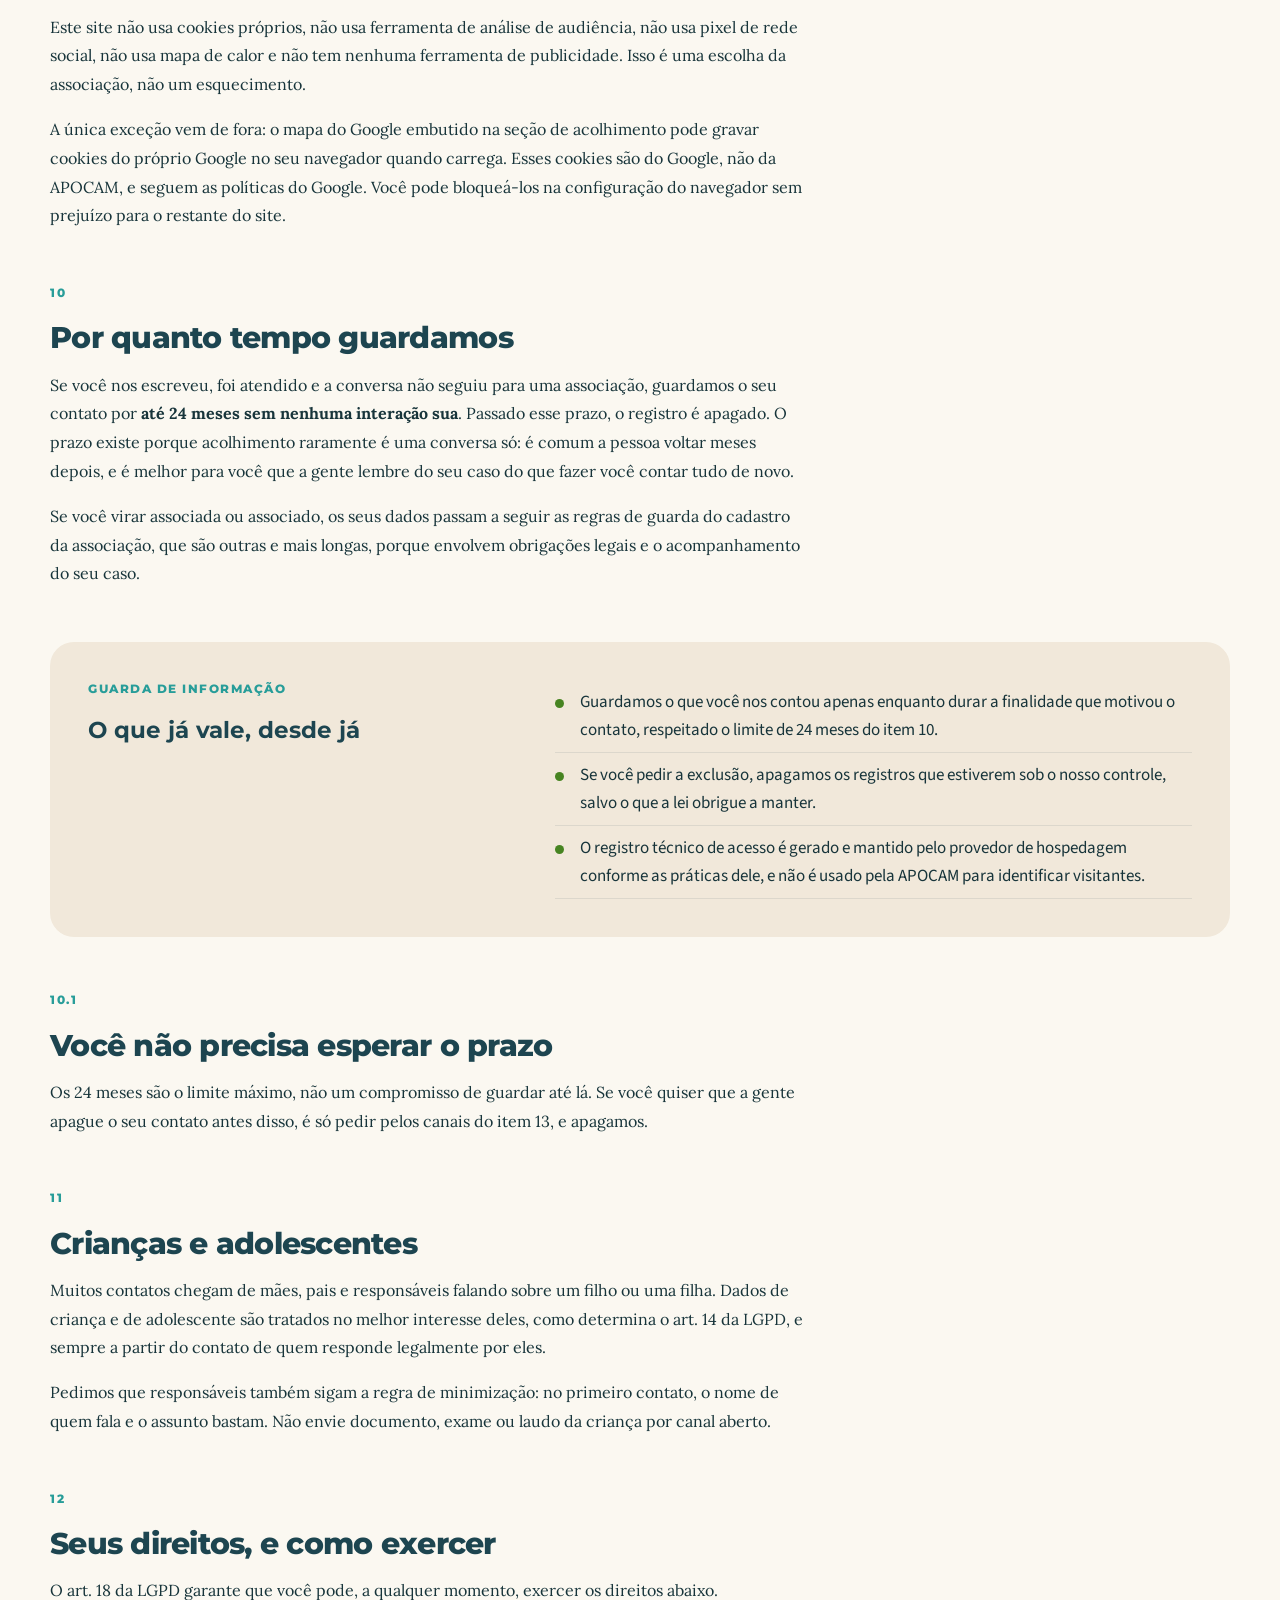
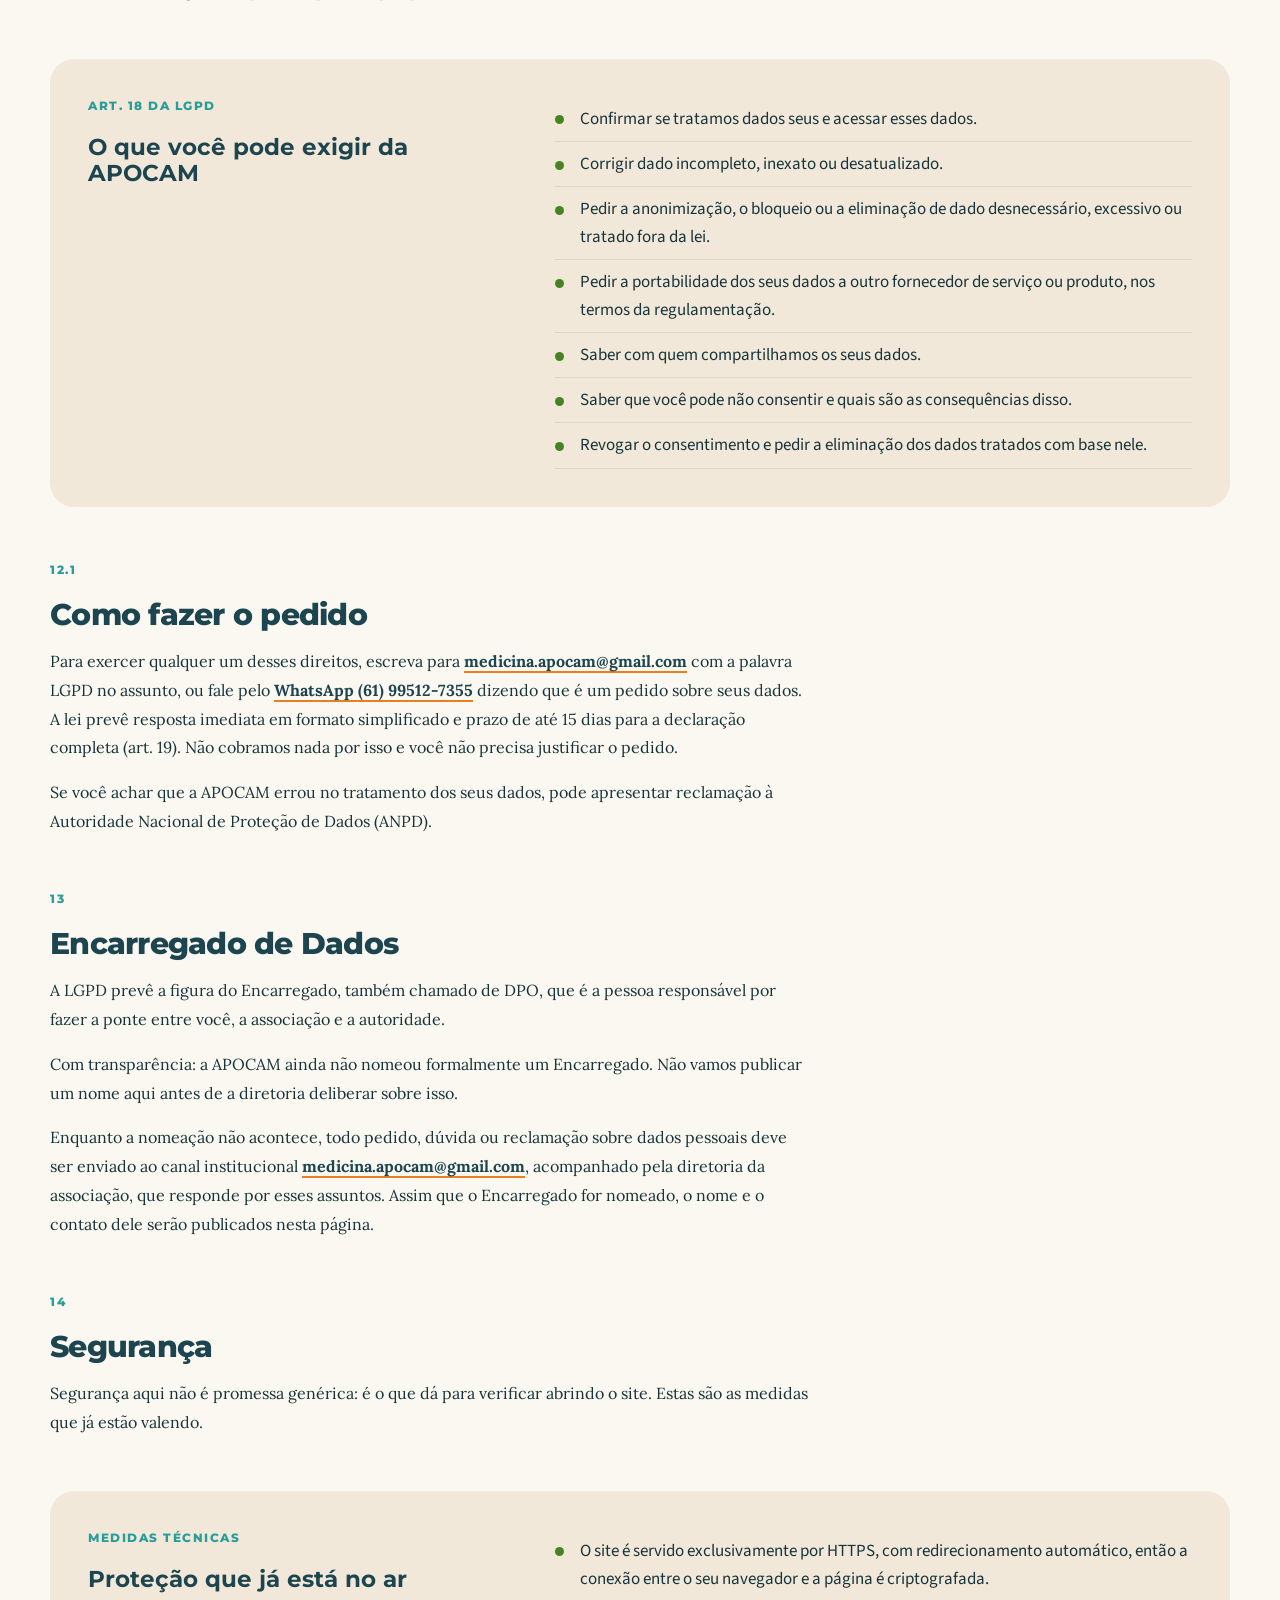
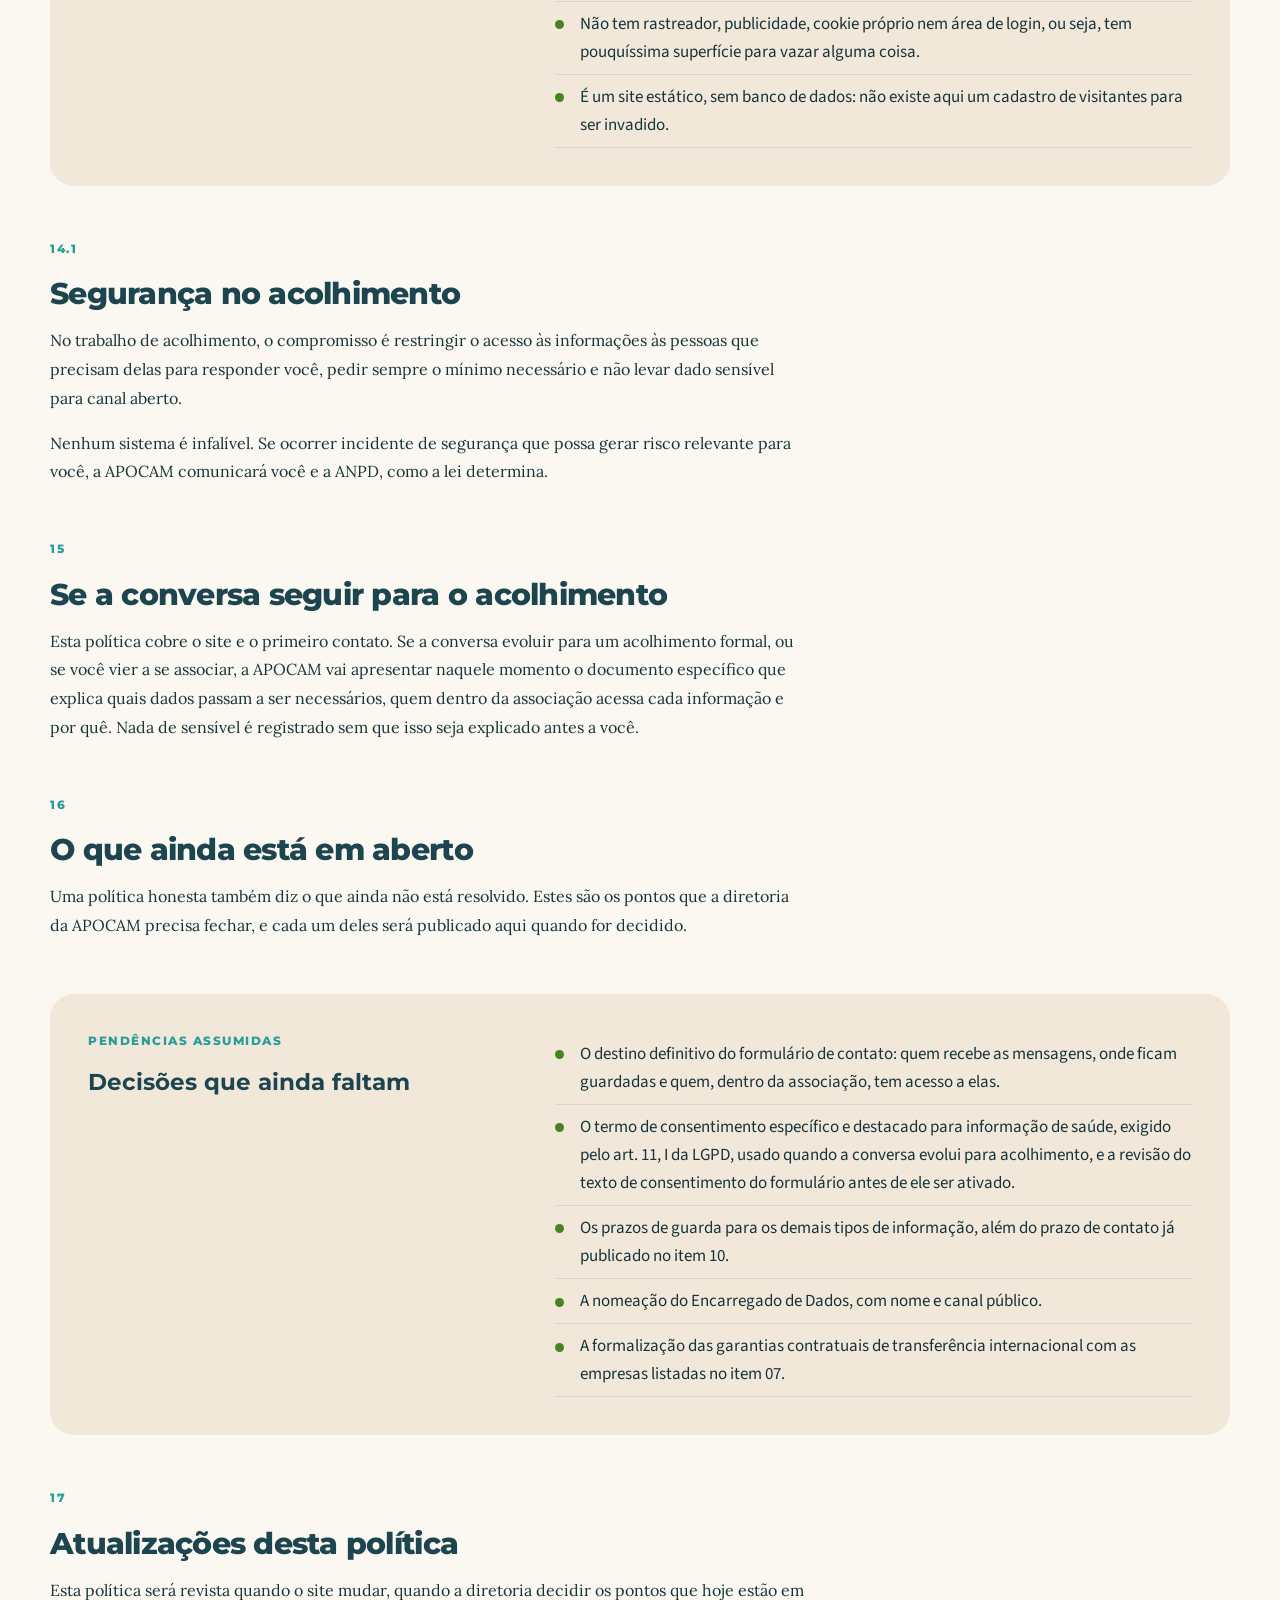
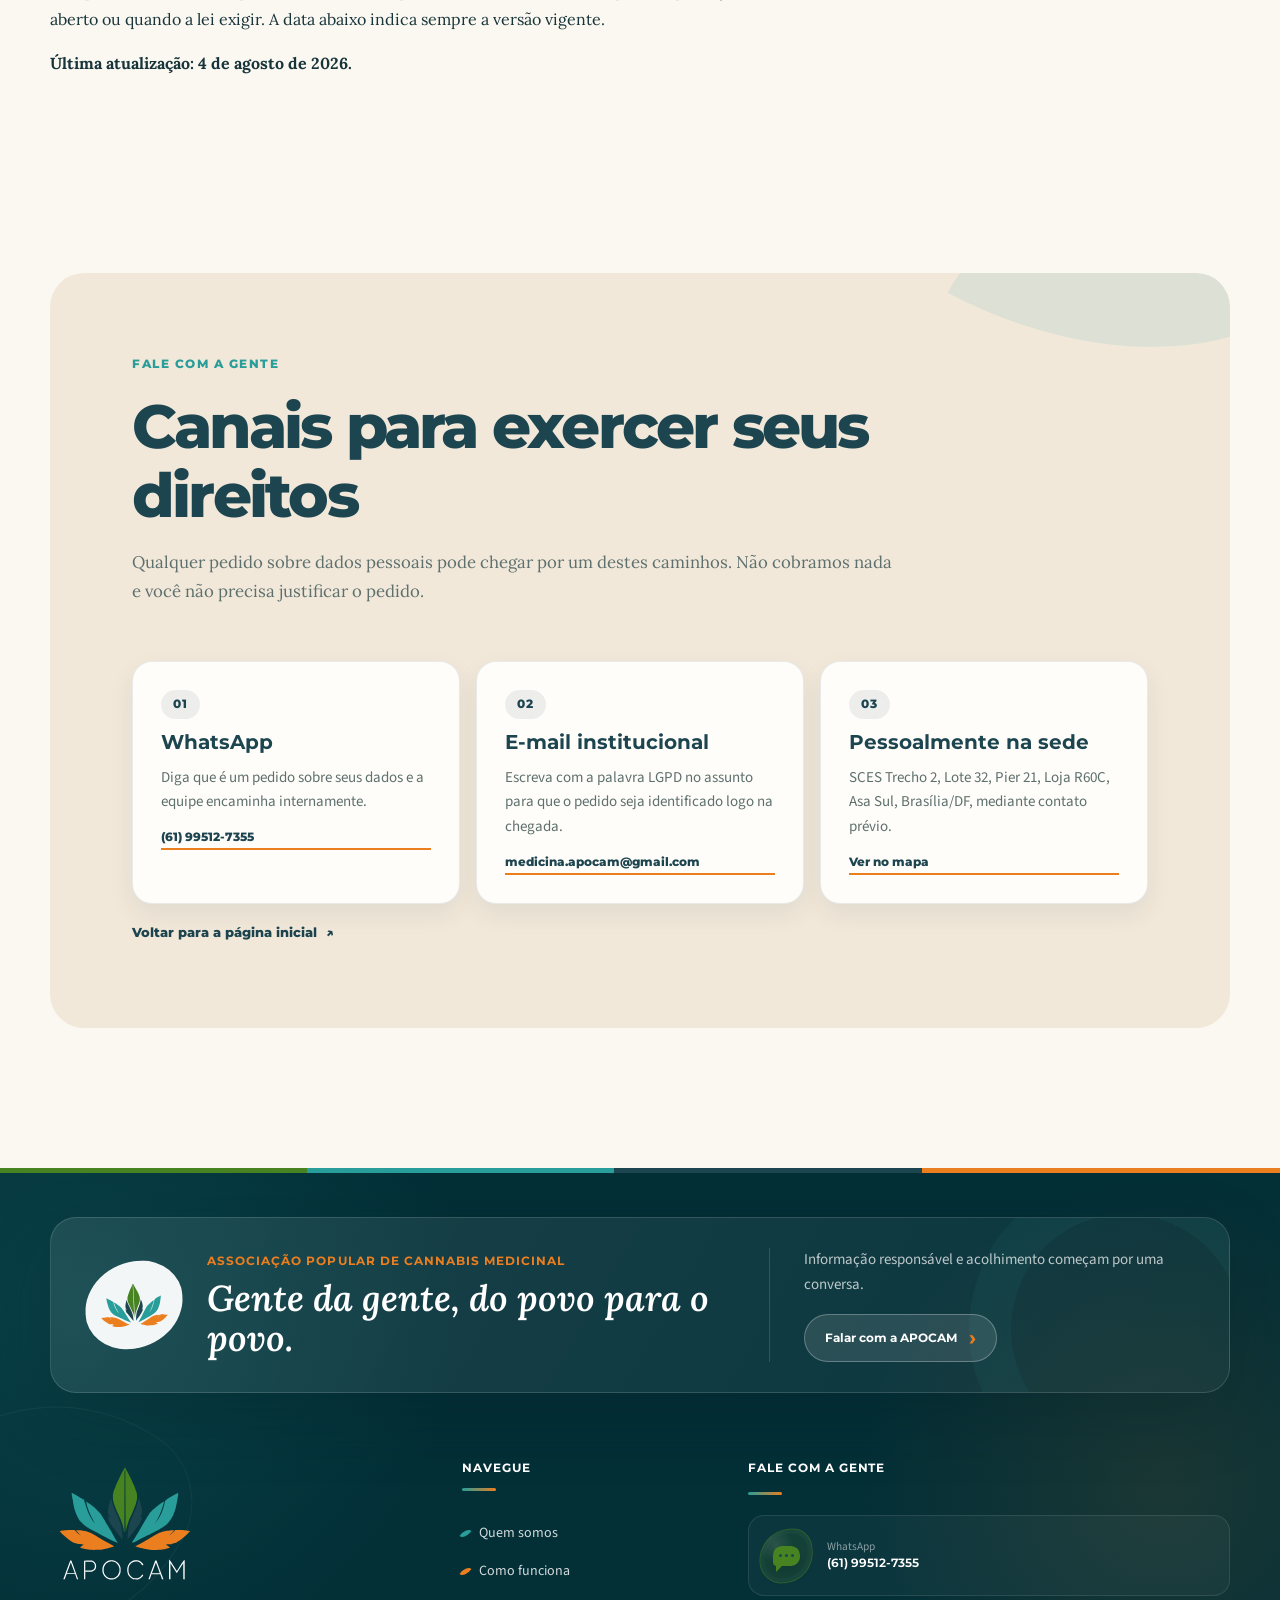
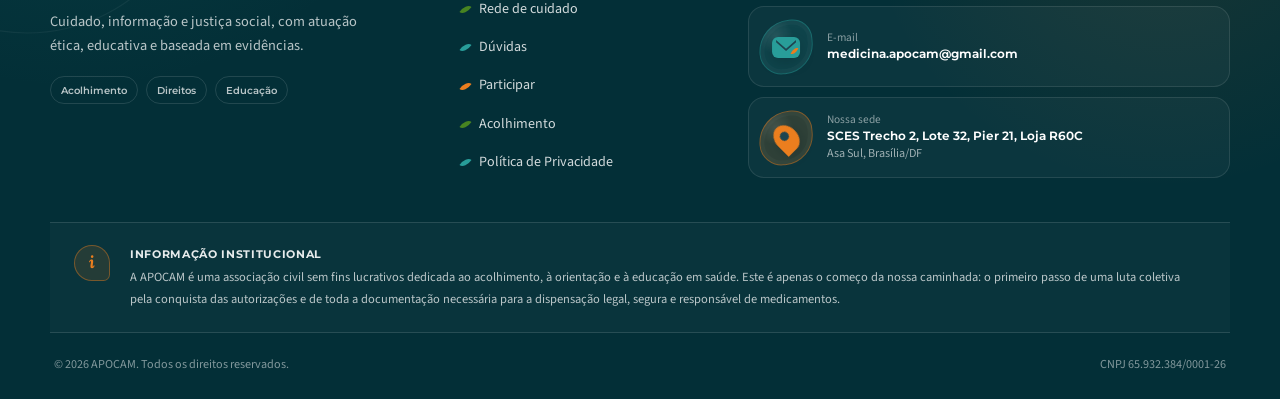
<file: privacidade.html>
<!DOCTYPE html>
<html lang="pt-BR">
<head>
  <meta charset="UTF-8">
  <meta name="viewport" content="width=device-width, initial-scale=1.0">
  <title>Política de Privacidade | APOCAM</title>
  <meta name="description" content="Como a APOCAM trata os dados pessoais de quem procura acolhimento: o que recebemos, para que usamos, por quanto tempo guardamos e como você exerce seus direitos pela LGPD.">
  <meta name="author" content="APOCAM">
  <meta name="robots" content="index, follow">
  <meta name="theme-color" content="#1D4550">
  <link rel="canonical" href="https://apocam.ong.br/privacidade.html">

  <link rel="icon" type="image/png" sizes="32x32" href="assets/brand/favicon-32.png">
  <link rel="icon" type="image/png" sizes="192x192" href="assets/brand/favicon-192.png">
  <link rel="apple-touch-icon" href="assets/brand/apple-touch-icon.png">

  <meta property="og:title" content="Política de Privacidade | APOCAM">
  <meta property="og:description" content="Transparência sobre o tratamento de dados pessoais na APOCAM, associação popular sem fins lucrativos de Brasília/DF.">
  <meta property="og:type" content="website">
  <meta property="og:locale" content="pt_BR">
  <meta property="og:url" content="https://apocam.ong.br/privacidade.html">
  <meta property="og:site_name" content="APOCAM">
  <meta property="og:image" content="https://apocam.ong.br/assets/brand/og-apocam.png">
  <meta property="og:image:type" content="image/png">
  <meta property="og:image:width" content="512">
  <meta property="og:image:height" content="512">
  <meta property="og:image:alt" content="Símbolo da APOCAM: folhas em verde, azul e laranja sobre o nome APOCAM.">
  <meta name="twitter:card" content="summary">

  <link rel="preconnect" href="https://fonts.googleapis.com">
  <link rel="preconnect" href="https://fonts.gstatic.com" crossorigin>
  <link href="https://fonts.googleapis.com/css2?family=Lora:ital,wght@0,400;0,500;0,600;1,400;1,500&family=Montserrat:wght@500;600;700;800&family=Source+Sans+3:wght@400;500;600;700&display=swap" rel="stylesheet">
  <link rel="stylesheet" href="styles.css?v=19">
</head>

<body>
  <a class="skip-link" href="#conteudo">Pular para o conteúdo</a>

  <header class="site-header" id="siteHeader">
    <div class="container header-inner">
      <a class="brand" href="index.html#inicio" aria-label="APOCAM, página inicial">
        <img src="assets/brand/logo-apocam.svg" alt="APOCAM" width="1200" height="1048">
      </a>

      <nav class="nav-links" id="navLinks" aria-label="Navegação principal">
        <a href="index.html#quem-somos">Quem somos</a>
        <a href="index.html#como-funciona">Como funciona</a>
        <a href="index.html#rede">Rede de cuidado</a>
        <a href="index.html#faq">Dúvidas</a>
        <a href="index.html#participar">Participar</a>
      </nav>

      <div class="header-actions">
        <a class="btn btn--header" href="https://wa.me/5561995127355?text=Ol%C3%A1%2C%20gostaria%20de%20falar%20com%20a%20APOCAM." target="_blank" rel="noopener" aria-label="Falar com a APOCAM pelo WhatsApp">Fale com a gente</a>
        <button class="nav-toggle" id="navToggle" type="button" aria-label="Abrir menu" aria-expanded="false" aria-controls="navLinks">
          <span></span>
          <span></span>
          <span></span>
        </button>
      </div>
    </div>
  </header>

  <main id="conteudo">
    <section class="manifesto" aria-labelledby="titulo-politica">
      <div class="manifesto-mark" aria-hidden="true"></div>
      <div class="container manifesto-grid">
        <div class="manifesto-title">
          <p class="eyebrow eyebrow--light">Transparência e LGPD</p>
          <h1 class="legal-title" id="titulo-politica">Política de Privacidade</h1>
        </div>

        <div class="manifesto-content">
          <p class="legal-lede">Procurar a APOCAM já diz algo íntimo sobre a saúde de alguém. Tratamos essa informação com o cuidado que ela merece.</p>
          <p class="legal-version">Versão vigente desde 4 de agosto de 2026</p>
          <p>Este site é simples de propósito. Ele é estático: não tem banco de dados, não tem cadastro, não tem login, não tem publicidade e não tem nenhuma ferramenta de rastreamento. Fora o registro técnico que todo site gera ao entregar uma página, explicado no item 02, só passamos a tratar informações suas quando você decide falar com a gente pelo WhatsApp ou por e-mail.</p>

          <div class="statute-grid" aria-label="Compromissos desta política">
            <article>
              <span>Sem rastreador</span>
              <p>Nenhuma ferramenta de análise de audiência, pixel de rede social ou mapa de calor. É escolha da associação, não esquecimento.</p>
            </article>
            <article>
              <span>Sem cadastro</span>
              <p>Site estático, sem banco de dados. Não existe aqui uma base de visitantes para ser invadida.</p>
            </article>
            <article>
              <span>Sem juridiquês</span>
              <p>O que já vale está escrito com clareza, e o que a diretoria ainda precisa decidir está dito com todas as letras.</p>
            </article>
          </div>
        </div>
      </div>
    </section>

    <section class="section" aria-label="Conteúdo da Política de Privacidade">
      <div class="container">

        <article class="legal-topic" id="controlador">
          <p class="eyebrow">01</p>
          <h2>Quem é o controlador dos seus dados</h2>
          <p>Controlador é, na linguagem da Lei Geral de Proteção de Dados (Lei 13.709/2018), quem decide o que é feito com os seus dados. Essa responsabilidade é da APOCAM.</p>
        </article>

        <div class="clarity-panel legal-panel">
          <div>
            <p class="eyebrow">Identificação</p>
            <h3>APOCAM, Associação Popular de Cannabis Medicinal</h3>
          </div>
          <ul>
            <li>Associação civil sem fins lucrativos.</li>
            <li>CNPJ 65.932.384/0001-26.</li>
            <li>Sede: SCES Trecho 2, Lote 32, Pier 21, Loja R60C, Asa Sul, Brasília/DF, CEP 70200-002.</li>
            <li>Canal para assuntos de dados pessoais: medicina.apocam@gmail.com.</li>
            <li>WhatsApp institucional: (61) 99512-7355.</li>
          </ul>
        </div>

        <article class="legal-topic" id="o-que-o-site-trata">
          <p class="eyebrow">02</p>
          <h2>O que este site trata hoje</h2>
          <p>Toda visita a qualquer site na internet deixa um registro técnico no servidor, e aqui não é diferente. O serviço de hospedagem que entrega estas páginas (Vercel) registra automaticamente dados como o endereço IP, a data e a hora do acesso, a página pedida, o tipo de navegador e o sistema do aparelho. Esse registro serve para entregar a página, manter o site no ar e proteger contra abuso. A APOCAM não usa esse registro para identificar você, nem para montar perfil de ninguém, e o site não tem como associar esse registro ao seu nome.</p>
          <p>Duas partes deste site são carregadas de servidores do Google: as fontes tipográficas e o mapa da nossa sede. Para que esses conteúdos apareçam, o seu navegador precisa se conectar ao Google, e o Google recebe o seu endereço IP nessa conexão. Isso acontece mesmo que você não clique no mapa. Estamos dizendo isso porque é verdade e porque você tem o direito de saber, mesmo sendo algo comum na internet.</p>
          <p>Fora isso, este site não coleta nada por conta própria. Nenhuma informação sua é gravada aqui sem que você tome a iniciativa de falar com a gente.</p>
        </article>

        <article class="legal-topic" id="formulario">
          <p class="eyebrow">03</p>
          <h2>Sobre o formulário da página inicial</h2>
          <p>O formulário de contato do site está inativo, e o próprio cartão do formulário avisa isso antes dos campos. Ele não tem destino configurado, e o site é publicado com uma regra de segurança que impede o navegador de mandar o conteúdo desse formulário para fora daqui. Na prática, o que for digitado nele não chega à APOCAM nem a terceiros, mesmo que você tente enviar. Se você tentar, a própria página avisa e indica o WhatsApp.</p>
          <p>Ele continua visível porque a diretoria ainda precisa decidir duas coisas antes de ligá-lo: para onde as mensagens vão e quem, dentro da associação, terá acesso a elas. Decidir isso antes de recolher dado de paciente é justamente o cuidado que essa informação exige.</p>
          <p>Enquanto essa decisão não é publicada aqui, os canais que realmente funcionam são o WhatsApp <a class="legal-link" href="https://wa.me/5561995127355?text=Ol%C3%A1%2C%20gostaria%20de%20falar%20com%20a%20APOCAM." target="_blank" rel="noopener">(61) 99512-7355</a> e o e-mail <a class="legal-link" href="mailto:medicina.apocam@gmail.com">medicina.apocam@gmail.com</a>. Quando o formulário for ativado, esta política será atualizada antes, informando quem recebe as mensagens, onde ficam guardadas e por quanto tempo.</p>
        </article>

        <article class="legal-topic" id="quando-voce-fala">
          <p class="eyebrow">04</p>
          <h2>Quando você fala com a gente</h2>
          <p>Pelo WhatsApp ou pelo e-mail, tratamos apenas o que você escolher contar: normalmente nome ou apelido, um telefone ou e-mail para retorno, às vezes a cidade, e o assunto que trouxe você até aqui. Anotamos internamente apenas o mínimo necessário para dar continuidade ao seu acolhimento, de modo que você não precise repetir a mesma história a cada conversa.</p>
          <p>Como somos uma associação de pacientes de cannabis medicinal, o simples fato de você nos procurar já sugere informação sobre a sua saúde ou a de alguém da sua família. A LGPD chama isso de <strong>dado pessoal sensível</strong> e exige cuidado maior. Na prática, para nós, isso significa: o acesso fica restrito às pessoas da associação envolvidas no acolhimento, ninguém comenta o seu caso fora desse círculo e nada é repassado para fora sem a sua concordância, salvo ordem legal ou judicial, situação explicada no item 07.</p>
        </article>

        <article class="legal-topic" id="finalidades">
          <p class="eyebrow">05</p>
          <h2>Para que usamos, e com qual base legal</h2>
          <p>Usamos seus dados para três coisas, e cada uma tem uma base legal prevista na LGPD.</p>
        </article>

        <div class="clarity-panel legal-panel">
          <div>
            <p class="eyebrow">Finalidade e base legal</p>
            <h3>Três usos, nenhum a mais</h3>
          </div>
          <ul>
            <li><strong>Responder ao seu contato, acolher, orientar e acompanhar o seu pedido.</strong> Base legal: o seu consentimento (art. 7º, I), manifestado ao decidir nos escrever e ao escolher o que contar, e que pode ser retirado a qualquer momento. Hoje o que chega por WhatsApp ou e-mail é tratado apenas para responder você. Por isso pedimos, no item 06, que o primeiro contato não traga detalhe clínico. Se ainda assim você contar algo sobre saúde, usamos aquilo só para responder, e nenhuma informação de saúde é incorporada a cadastro, ficha ou prontuário da associação antes de a APOCAM pedir a você, por escrito, o consentimento específico e destacado que o art. 11, I exige, no momento descrito no item 15.</li>
            <li><strong>Manter o site no ar, seguro e funcionando</strong>, com base no registro técnico descrito no item 02. Base legal: legítimo interesse (art. 7º, IX), limitado ao necessário para segurança e funcionamento.</li>
            <li><strong>Cumprir obrigação legal ou atender ordem de autoridade</strong>, quando existir. Base legal: art. 7º, II.</li>
          </ul>
        </div>

        <article class="legal-topic" id="finalidades-limites">
          <p class="eyebrow">05.1</p>
          <h2>O que não fazemos com os seus dados</h2>
          <p>Não usamos seus dados para publicidade, não fazemos perfilamento, não tomamos decisão automatizada sobre você e não repassamos seus dados a terceiros para uso próprio deles nem para fins publicitários.</p>
          <p>Uma observação honesta: a APOCAM não é um serviço de saúde e, nesta fase, não presta atendimento médico em seu nome. Por isso não nos apoiamos na hipótese legal de tutela da saúde, que a LGPD reserva a profissionais e serviços de saúde. A base do que fazemos aqui é o seu consentimento, e é por isso que ele pode ser retirado quando você quiser.</p>
        </article>

        <article class="legal-topic" id="minimizacao">
          <p class="eyebrow">06</p>
          <h2>Antes de enviar qualquer coisa, leia isto</h2>
          <p>WhatsApp e e-mail são canais abertos. Eles servem muito bem para começar uma conversa e não servem para carregar a sua vida clínica.</p>
          <p>Quanto menos dado sensível circular por canal aberto, mais protegido você fica. Essa é a mesma regra que seguimos internamente.</p>
          <p class="network-note">Neste primeiro contato, não envie laudo, exame, receita, relatório médico, foto de documento nem detalhe clínico. Diga apenas o suficiente para a gente entender o que você procura. Se em algum momento for necessário algo mais, a equipe vai indicar um canal adequado e explicar por que aquilo é preciso.</p>
        </article>

        <article class="legal-topic" id="compartilhamento">
          <p class="eyebrow">07</p>
          <h2>Com quem seus dados são compartilhados</h2>
          <p>A APOCAM não repassa seus dados a terceiros para uso próprio deles nem para fins publicitários. A própria LGPD proíbe o uso compartilhado de dados de saúde entre controladores com o objetivo de obter vantagem econômica, e essa regra nos parece justa.</p>
          <p>Existem, porém, empresas de tecnologia que participam do funcionamento do site e dos nossos canais, e você precisa saber quais são.</p>
        </article>

        <div class="clarity-panel legal-panel">
          <div>
            <p class="eyebrow">Empresas envolvidas</p>
            <h3>Quem participa da operação</h3>
          </div>
          <ul>
            <li><strong>Vercel Inc. (Estados Unidos).</strong> Hospeda o site e gera o registro técnico de acesso descrito no item 02.</li>
            <li><strong>Cloudflare, Inc. (Estados Unidos).</strong> Responde pelo DNS do domínio apocam.ong.br, ou seja, é quem informa ao seu navegador em qual servidor este site mora. Não participa do caminho do nosso e-mail.</li>
            <li><strong>Google LLC (Estados Unidos).</strong> Entrega as fontes tipográficas e o mapa da sede, recebe o seu endereço IP quando a página é carregada e hospeda a caixa de e-mail (Gmail) que recebe as mensagens enviadas ao nosso endereço de contato. Na prática, isso significa que o conteúdo do e-mail que você nos escrever fica armazenado lá. O Google trata esses dados segundo as políticas dele.</li>
            <li><strong>Meta Platforms, Inc. e WhatsApp (Estados Unidos).</strong> Quando você escolhe falar pelo WhatsApp, a conversa acontece dentro do aplicativo. Segundo a Meta, o conteúdo das conversas trafega criptografado de ponta a ponta. O seu número de telefone, o nome de perfil e os dados de uso do aplicativo são tratados pela Meta segundo as políticas dela, que não estão sob o nosso controle.</li>
          </ul>
        </div>

        <article class="legal-topic" id="compartilhamento-outros">
          <p class="eyebrow">07.1</p>
          <h2>Autoridades e profissionais parceiros</h2>
          <p>Além das empresas acima, seus dados podem ser compartilhados com autoridade pública diante de ordem legal ou judicial. Se isso acontecer, e se a lei permitir avisar, avisaremos você.</p>
          <p>Encaminhamento a profissional parceiro (da saúde, do direito ou de outra área) só acontece com o seu pedido ou a sua concordância expressa. Cada profissional responde pelos próprios registros e pela própria conduta, como o site já informa na seção Rede de cuidado.</p>
        </article>

        <article class="legal-topic" id="transferencia-internacional">
          <p class="eyebrow">08</p>
          <h2>Transferência internacional</h2>
          <p>As empresas listadas acima ficam nos Estados Unidos. Isso significa que parte do tratamento (o registro técnico do site, o encaminhamento do e-mail, a conexão com as fontes e o mapa, e a conversa por WhatsApp) ocorre fora do Brasil. A LGPD trata disso no art. 33 e exige que a gente informe com clareza, e é exatamente o que estamos fazendo aqui.</p>
          <p>Não há como manter o site no ar sem hospedagem, nem como oferecer WhatsApp sem a Meta. Se você preferir não passar por essas empresas, pode nos procurar pessoalmente na sede, no endereço informado acima.</p>
          <p>A formalização das garantias contratuais de transferência internacional junto a esses fornecedores está pendente e consta da lista <a class="legal-link" href="#em-aberto">do que ainda está em aberto</a>, no item 16 desta política.</p>
        </article>

        <article class="legal-topic" id="cookies">
          <p class="eyebrow">09</p>
          <h2>Cookies e rastreamento</h2>
          <p>Este site não usa cookies próprios, não usa ferramenta de análise de audiência, não usa pixel de rede social, não usa mapa de calor e não tem nenhuma ferramenta de publicidade. Isso é uma escolha da associação, não um esquecimento.</p>
          <p>A única exceção vem de fora: o mapa do Google embutido na seção de acolhimento pode gravar cookies do próprio Google no seu navegador quando carrega. Esses cookies são do Google, não da APOCAM, e seguem as políticas do Google. Você pode bloqueá-los na configuração do navegador sem prejuízo para o restante do site.</p>
        </article>

        <article class="legal-topic" id="retencao">
          <p class="eyebrow">10</p>
          <h2>Por quanto tempo guardamos</h2>
          <p>Se você nos escreveu, foi atendido e a conversa não seguiu para uma associação, guardamos o seu contato por <strong>até 24 meses sem nenhuma interação sua</strong>. Passado esse prazo, o registro é apagado. O prazo existe porque acolhimento raramente é uma conversa só: é comum a pessoa voltar meses depois, e é melhor para você que a gente lembre do seu caso do que fazer você contar tudo de novo.</p>
          <p>Se você virar associada ou associado, os seus dados passam a seguir as regras de guarda do cadastro da associação, que são outras e mais longas, porque envolvem obrigações legais e o acompanhamento do seu caso.</p>
        </article>

        <div class="clarity-panel legal-panel">
          <div>
            <p class="eyebrow">Guarda de informação</p>
            <h3>O que já vale, desde já</h3>
          </div>
          <ul>
            <li>Guardamos o que você nos contou apenas enquanto durar a finalidade que motivou o contato, respeitado o limite de 24 meses do item 10.</li>
            <li>Se você pedir a exclusão, apagamos os registros que estiverem sob o nosso controle, salvo o que a lei obrigue a manter.</li>
            <li>O registro técnico de acesso é gerado e mantido pelo provedor de hospedagem conforme as práticas dele, e não é usado pela APOCAM para identificar visitantes.</li>
          </ul>
        </div>

        <article class="legal-topic" id="retencao-prazo">
          <p class="eyebrow">10.1</p>
          <h2>Você não precisa esperar o prazo</h2>
          <p>Os 24 meses são o limite máximo, não um compromisso de guardar até lá. Se você quiser que a gente apague o seu contato antes disso, é só pedir pelos canais do item 13, e apagamos.</p>
        </article>

        <article class="legal-topic" id="criancas">
          <p class="eyebrow">11</p>
          <h2>Crianças e adolescentes</h2>
          <p>Muitos contatos chegam de mães, pais e responsáveis falando sobre um filho ou uma filha. Dados de criança e de adolescente são tratados no melhor interesse deles, como determina o art. 14 da LGPD, e sempre a partir do contato de quem responde legalmente por eles.</p>
          <p>Pedimos que responsáveis também sigam a regra de minimização: no primeiro contato, o nome de quem fala e o assunto bastam. Não envie documento, exame ou laudo da criança por canal aberto.</p>
        </article>

        <article class="legal-topic" id="direitos">
          <p class="eyebrow">12</p>
          <h2>Seus direitos, e como exercer</h2>
          <p>O art. 18 da LGPD garante que você pode, a qualquer momento, exercer os direitos abaixo.</p>
        </article>

        <div class="clarity-panel legal-panel">
          <div>
            <p class="eyebrow">Art. 18 da LGPD</p>
            <h3>O que você pode exigir da APOCAM</h3>
          </div>
          <ul>
            <li>Confirmar se tratamos dados seus e acessar esses dados.</li>
            <li>Corrigir dado incompleto, inexato ou desatualizado.</li>
            <li>Pedir a anonimização, o bloqueio ou a eliminação de dado desnecessário, excessivo ou tratado fora da lei.</li>
            <li>Pedir a portabilidade dos seus dados a outro fornecedor de serviço ou produto, nos termos da regulamentação.</li>
            <li>Saber com quem compartilhamos os seus dados.</li>
            <li>Saber que você pode não consentir e quais são as consequências disso.</li>
            <li>Revogar o consentimento e pedir a eliminação dos dados tratados com base nele.</li>
          </ul>
        </div>

        <article class="legal-topic" id="direitos-como">
          <p class="eyebrow">12.1</p>
          <h2>Como fazer o pedido</h2>
          <p>Para exercer qualquer um desses direitos, escreva para <a class="legal-link" href="mailto:medicina.apocam@gmail.com?subject=LGPD">medicina.apocam@gmail.com</a> com a palavra LGPD no assunto, ou fale pelo <a class="legal-link" href="https://wa.me/5561995127355?text=Ol%C3%A1%2C%20tenho%20um%20pedido%20sobre%20meus%20dados%20pessoais%20(LGPD)." target="_blank" rel="noopener">WhatsApp (61) 99512-7355</a> dizendo que é um pedido sobre seus dados. A lei prevê resposta imediata em formato simplificado e prazo de até 15 dias para a declaração completa (art. 19). Não cobramos nada por isso e você não precisa justificar o pedido.</p>
          <p>Se você achar que a APOCAM errou no tratamento dos seus dados, pode apresentar reclamação à Autoridade Nacional de Proteção de Dados (ANPD).</p>
        </article>

        <article class="legal-topic" id="encarregado">
          <p class="eyebrow">13</p>
          <h2>Encarregado de Dados</h2>
          <p>A LGPD prevê a figura do Encarregado, também chamado de DPO, que é a pessoa responsável por fazer a ponte entre você, a associação e a autoridade.</p>
          <p>Com transparência: a APOCAM ainda não nomeou formalmente um Encarregado. Não vamos publicar um nome aqui antes de a diretoria deliberar sobre isso.</p>
          <p>Enquanto a nomeação não acontece, todo pedido, dúvida ou reclamação sobre dados pessoais deve ser enviado ao canal institucional <a class="legal-link" href="mailto:medicina.apocam@gmail.com">medicina.apocam@gmail.com</a>, acompanhado pela diretoria da associação, que responde por esses assuntos. Assim que o Encarregado for nomeado, o nome e o contato dele serão publicados nesta página.</p>
        </article>

        <article class="legal-topic" id="seguranca">
          <p class="eyebrow">14</p>
          <h2>Segurança</h2>
          <p>Segurança aqui não é promessa genérica: é o que dá para verificar abrindo o site. Estas são as medidas que já estão valendo.</p>
        </article>

        <div class="clarity-panel legal-panel">
          <div>
            <p class="eyebrow">Medidas técnicas</p>
            <h3>Proteção que já está no ar</h3>
          </div>
          <ul>
            <li>O site é servido exclusivamente por HTTPS, com redirecionamento automático, então a conexão entre o seu navegador e a página é criptografada.</li>
            <li>Não tem rastreador, publicidade, cookie próprio nem área de login, ou seja, tem pouquíssima superfície para vazar alguma coisa.</li>
            <li>É um site estático, sem banco de dados: não existe aqui um cadastro de visitantes para ser invadido.</li>
          </ul>
        </div>

        <article class="legal-topic" id="seguranca-acolhimento">
          <p class="eyebrow">14.1</p>
          <h2>Segurança no acolhimento</h2>
          <p>No trabalho de acolhimento, o compromisso é restringir o acesso às informações às pessoas que precisam delas para responder você, pedir sempre o mínimo necessário e não levar dado sensível para canal aberto.</p>
          <p>Nenhum sistema é infalível. Se ocorrer incidente de segurança que possa gerar risco relevante para você, a APOCAM comunicará você e a ANPD, como a lei determina.</p>
        </article>

        <article class="legal-topic" id="acolhimento-formal">
          <p class="eyebrow">15</p>
          <h2>Se a conversa seguir para o acolhimento</h2>
          <p>Esta política cobre o site e o primeiro contato. Se a conversa evoluir para um acolhimento formal, ou se você vier a se associar, a APOCAM vai apresentar naquele momento o documento específico que explica quais dados passam a ser necessários, quem dentro da associação acessa cada informação e por quê. Nada de sensível é registrado sem que isso seja explicado antes a você.</p>
        </article>

        <article class="legal-topic" id="em-aberto">
          <p class="eyebrow">16</p>
          <h2>O que ainda está em aberto</h2>
          <p>Uma política honesta também diz o que ainda não está resolvido. Estes são os pontos que a diretoria da APOCAM precisa fechar, e cada um deles será publicado aqui quando for decidido.</p>
        </article>

        <div class="clarity-panel legal-panel">
          <div>
            <p class="eyebrow">Pendências assumidas</p>
            <h3>Decisões que ainda faltam</h3>
          </div>
          <ul>
            <li>O destino definitivo do formulário de contato: quem recebe as mensagens, onde ficam guardadas e quem, dentro da associação, tem acesso a elas.</li>
            <li>O termo de consentimento específico e destacado para informação de saúde, exigido pelo art. 11, I da LGPD, usado quando a conversa evolui para acolhimento, e a revisão do texto de consentimento do formulário antes de ele ser ativado.</li>
            <li>Os prazos de guarda para os demais tipos de informação, além do prazo de contato já publicado no item 10.</li>
            <li>A nomeação do Encarregado de Dados, com nome e canal público.</li>
            <li>A formalização das garantias contratuais de transferência internacional com as empresas listadas no item 07.</li>
          </ul>
        </div>

        <article class="legal-topic" id="atualizacoes">
          <p class="eyebrow">17</p>
          <h2>Atualizações desta política</h2>
          <p>Esta política será revista quando o site mudar, quando a diretoria decidir os pontos que hoje estão em aberto ou quando a lei exigir. A data abaixo indica sempre a versão vigente.</p>
          <p><strong>Última atualização: 4 de agosto de 2026.</strong></p>
        </article>

      </div>
    </section>

    <section class="section participation-section" aria-labelledby="canais-titulo">
      <div class="container">
        <div class="participation-shell">
          <div class="section-heading">
            <p class="eyebrow">Fale com a gente</p>
            <h2 id="canais-titulo">Canais para exercer seus direitos</h2>
            <p>Qualquer pedido sobre dados pessoais pode chegar por um destes caminhos. Não cobramos nada e você não precisa justificar o pedido.</p>
          </div>

          <div class="participation-grid">
            <article class="participation-card">
              <span>01</span>
              <h3>WhatsApp</h3>
              <p>Diga que é um pedido sobre seus dados e a equipe encaminha internamente.</p>
              <a href="https://wa.me/5561995127355?text=Ol%C3%A1%2C%20tenho%20um%20pedido%20sobre%20meus%20dados%20pessoais%20(LGPD)." target="_blank" rel="noopener">(61) 99512-7355</a>
            </article>
            <article class="participation-card">
              <span>02</span>
              <h3>E-mail institucional</h3>
              <p>Escreva com a palavra LGPD no assunto para que o pedido seja identificado logo na chegada.</p>
              <a href="mailto:medicina.apocam@gmail.com?subject=LGPD">medicina.apocam@gmail.com</a>
            </article>
            <article class="participation-card">
              <span>03</span>
              <h3>Pessoalmente na sede</h3>
              <p>SCES Trecho 2, Lote 32, Pier 21, Loja R60C, Asa Sul, Brasília/DF, mediante contato prévio.</p>
              <a href="https://maps.google.com/?q=SCES%20Trecho%202%20Lote%2032%20Pier%2021%20Loja%20R60C%20Asa%20Sul%20Bras%C3%ADlia%20DF" target="_blank" rel="noopener">Ver no mapa</a>
            </article>
          </div>

          <a class="text-link" href="index.html#inicio">Voltar para a página inicial <span aria-hidden="true">↗</span></a>
        </div>
      </div>
    </section>
  </main>

  <footer class="site-footer">
    <div class="footer-spectrum" aria-hidden="true"></div>
    <div class="container">
      <div class="footer-cta">
        <div class="footer-cta__brand">
          <span class="footer-cta__mark" aria-hidden="true">
            <img src="assets/brand/logo-apocam-mark.svg" alt="" width="960" height="654">
          </span>
          <div>
            <p class="footer-kicker">Associação Popular de Cannabis Medicinal</p>
            <h2>Gente da gente, do povo para o povo.</h2>
          </div>
        </div>

        <div class="footer-cta__action">
          <p>Informação responsável e acolhimento começam por uma conversa.</p>
          <a class="footer-whatsapp-button" href="https://wa.me/5561995127355?text=Ol%C3%A1%2C%20gostaria%20de%20falar%20com%20a%20APOCAM." target="_blank" rel="noopener">
            Falar com a APOCAM
          </a>
        </div>
      </div>

      <div class="footer-main">
        <div class="footer-brand">
          <img src="assets/brand/logo-apocam-branco.svg" alt="APOCAM" width="1200" height="1048">
          <p>Cuidado, informação e justiça social, com atuação ética, educativa e baseada em evidências.</p>
          <div class="footer-principles" aria-label="Princípios da APOCAM">
            <span>Acolhimento</span>
            <span>Direitos</span>
            <span>Educação</span>
          </div>
        </div>

        <nav class="footer-nav" aria-label="Links do rodapé">
          <p class="footer-heading">Navegue</p>
          <a href="index.html#quem-somos">Quem somos</a>
          <a href="index.html#como-funciona">Como funciona</a>
          <a href="index.html#rede">Rede de cuidado</a>
          <a href="index.html#faq">Dúvidas</a>
          <a href="index.html#participar">Participar</a>
          <a href="index.html#acolhimento">Acolhimento</a>
          <a href="privacidade.html" aria-current="page">Política de Privacidade</a>
        </nav>

        <div class="footer-contact">
          <p class="footer-heading">Fale com a gente</p>

          <a class="footer-contact-card" href="https://wa.me/5561995127355?text=Ol%C3%A1%2C%20gostaria%20de%20falar%20com%20a%20APOCAM." target="_blank" rel="noopener">
            <span class="footer-contact-icon footer-contact-icon--message" aria-hidden="true">
              <span class="footer-icon-glyph"></span>
            </span>
            <span class="footer-contact-copy">
              <small>WhatsApp</small>
              <strong>(61) 99512-7355</strong>
            </span>
          </a>

          <a class="footer-contact-card" href="mailto:medicina.apocam@gmail.com">
            <span class="footer-contact-icon footer-contact-icon--mail" aria-hidden="true">
              <span class="footer-icon-glyph"></span>
            </span>
            <span class="footer-contact-copy">
              <small>E-mail</small>
              <strong>medicina.apocam@gmail.com</strong>
            </span>
          </a>

          <a class="footer-contact-card" href="https://maps.google.com/?q=SCES%20Trecho%202%20Lote%2032%20Pier%2021%20Loja%20R60C%20Asa%20Sul%20Bras%C3%ADlia%20DF" target="_blank" rel="noopener">
            <span class="footer-contact-icon footer-contact-icon--pin" aria-hidden="true">
              <span class="footer-icon-glyph"></span>
            </span>
            <span class="footer-contact-copy">
              <small>Nossa sede</small>
              <strong>SCES Trecho 2, Lote 32, Pier 21, Loja R60C</strong>
              <span>Asa Sul, Brasília/DF</span>
            </span>
          </a>
        </div>
      </div>

      <div class="footer-legal">
        <span class="footer-legal-icon" aria-hidden="true">i</span>
        <div>
          <strong>Informação institucional</strong>
          <p>A APOCAM é uma associação civil sem fins lucrativos dedicada ao acolhimento, à orientação e à educação em saúde. Este é apenas o começo da nossa caminhada: o primeiro passo de uma luta coletiva pela conquista das autorizações e de toda a documentação necessária para a dispensação legal, segura e responsável de medicamentos.</p>
        </div>
      </div>

      <div class="footer-bottom">
        <span>&copy; 2026 APOCAM. Todos os direitos reservados.</span>
        <span>CNPJ 65.932.384/0001-26</span>
      </div>
    </div>
  </footer>

  <nav class="mobile-action-bar" id="mobileActionBar" aria-label="Ação rápida">
    <a class="mobile-action-bar__primary" href="index.html#acolhimento">Fale com a gente</a>
  </nav>

  <script src="script.js?v=19" defer></script>
</body>
</html>
</file>
<file: styles.css>
:root {
  --green: #478421;
  --teal: #289D99;
  --blue: #1D4550;
  --orange: #EB7E1E;
  --paper: #FBF8F1;
  --paper-deep: #F1E8DA;
  --white: #FFFFFF;
  --ink: #17343A;
  --muted: #5E706E;
  --line: rgba(29, 69, 80, 0.16);
  --shadow: 0 24px 70px rgba(29, 69, 80, 0.12);
  --container: 1180px;
  --header: 82px;
  --font-title: "Montserrat", Arial, sans-serif;
  --font-reading: "Lora", Georgia, serif;
  --font-body: "Source Sans 3", Arial, sans-serif;
  --ease: cubic-bezier(.22, .61, .36, 1);
}

* {
  box-sizing: border-box;
}

html {
  scroll-behavior: smooth;
  scroll-padding-top: calc(var(--header) + 20px);
}

body {
  margin: 0;
  background: var(--paper);
  color: var(--ink);
  font-family: var(--font-body);
  font-size: 17px;
  line-height: 1.65;
  overflow-x: hidden;
}

body.menu-open {
  overflow: hidden;
}

img {
  display: block;
  max-width: 100%;
}

a {
  color: inherit;
  text-decoration: none;
}

button,
input,
select,
textarea {
  font: inherit;
}

button,
summary,
a {
  -webkit-tap-highlight-color: transparent;
}

h1,
h2,
h3,
h4,
p,
blockquote,
ul,
ol {
  margin-top: 0;
}

h1,
h2,
h3,
h4 {
  font-family: var(--font-title);
  line-height: 1.12;
}

:focus-visible {
  outline: 3px solid var(--orange);
  outline-offset: 4px;
}

.container {
  width: min(calc(100% - 40px), var(--container));
  margin-inline: auto;
}

.skip-link {
  position: fixed;
  top: 10px;
  left: 10px;
  z-index: 200;
  padding: 12px 18px;
  border-radius: 8px;
  background: var(--blue);
  color: var(--white);
  transform: translateY(-140%);
}

.skip-link:focus {
  transform: translateY(0);
}

.site-header {
  position: fixed;
  inset: 0 0 auto;
  z-index: 100;
  height: var(--header);
  background: rgba(251, 248, 241, 0.93);
  border-bottom: 1px solid transparent;
  backdrop-filter: blur(18px);
  transition: border-color 220ms ease, box-shadow 220ms ease, background 220ms ease;
}

.site-header.is-scrolled {
  border-bottom-color: var(--line);
  box-shadow: 0 10px 30px rgba(29, 69, 80, 0.08);
  background: rgba(251, 248, 241, 0.98);
}

.header-inner {
  height: 100%;
  display: flex;
  align-items: center;
  justify-content: space-between;
  gap: 30px;
}

.brand {
  display: flex;
  align-items: center;
  flex: none;
}

.brand img {
  width: 78px;
  height: 68px;
  object-fit: contain;
  transition: transform 260ms var(--ease);
}

.brand:hover img {
  transform: translateY(-2px) scale(1.02);
}

.nav-links {
  display: flex;
  align-items: center;
  gap: clamp(18px, 2vw, 30px);
  margin-left: auto;
}

.nav-links a {
  position: relative;
  color: var(--ink);
  font-family: var(--font-title);
  font-size: 0.78rem;
  font-weight: 700;
}

.nav-links a::after {
  content: "";
  position: absolute;
  right: 0;
  bottom: -8px;
  left: 0;
  height: 2px;
  background: var(--teal);
  transform: scaleX(0);
  transform-origin: right;
  transition: transform 240ms var(--ease);
}

.nav-links a:hover::after,
.nav-links a[aria-current="true"]::after {
  transform: scaleX(1);
  transform-origin: left;
}

.header-actions {
  display: flex;
  align-items: center;
  gap: 12px;
}

.nav-toggle {
  display: none;
  width: 46px;
  height: 46px;
  padding: 11px;
  border: 1px solid var(--line);
  border-radius: 50%;
  background: var(--white);
  cursor: pointer;
}

.nav-toggle span {
  display: block;
  width: 100%;
  height: 2px;
  margin: 4px 0;
  border-radius: 4px;
  background: var(--blue);
  transition: transform 220ms ease, opacity 220ms ease;
}

.nav-toggle[aria-expanded="true"] span:nth-child(1) {
  transform: translateY(6px) rotate(45deg);
}

.nav-toggle[aria-expanded="true"] span:nth-child(2) {
  opacity: 0;
}

.nav-toggle[aria-expanded="true"] span:nth-child(3) {
  transform: translateY(-6px) rotate(-45deg);
}

.btn {
  min-height: 48px;
  display: inline-flex;
  align-items: center;
  justify-content: center;
  gap: 9px;
  padding: 13px 24px;
  border: 1px solid transparent;
  border-radius: 999px;
  font-family: var(--font-title);
  font-size: 0.82rem;
  font-weight: 700;
  line-height: 1.1;
  cursor: pointer;
  transition: transform 220ms var(--ease), color 220ms ease, background 220ms ease, border-color 220ms ease, box-shadow 220ms ease;
}

.btn:hover {
  transform: translateY(-3px);
}

.btn--header {
  min-height: 42px;
  padding: 11px 20px;
  background: var(--blue);
  color: var(--white);
  box-shadow: 0 10px 24px rgba(29, 69, 80, 0.16);
}

.btn--header:hover {
  background: #075664;
  box-shadow: 0 14px 30px rgba(29, 69, 80, 0.22);
}

.btn--primary {
  background: var(--blue);
  color: var(--white);
  box-shadow: 0 15px 32px rgba(29, 69, 80, 0.18);
}

.btn--primary:hover {
  background: #075A67;
  box-shadow: 0 20px 38px rgba(29, 69, 80, 0.24);
}

.btn--secondary {
  color: var(--blue);
  border-color: rgba(29, 69, 80, 0.34);
  background: rgba(255, 255, 255, 0.45);
}

.btn--secondary:hover {
  border-color: var(--teal);
  background: var(--white);
}

.btn--contact-whatsapp {
  width: max-content;
  margin-top: 28px;
  background: var(--white);
  color: var(--blue);
  box-shadow: 0 15px 34px rgba(0, 0, 0, 0.16);
}

.btn--contact-whatsapp:hover {
  background: var(--orange);
  color: var(--blue);
  box-shadow: 0 20px 42px rgba(0, 0, 0, 0.2);
}

.btn--block {
  width: 100%;
}

.hero {
  position: relative;
  min-height: 760px;
  padding: calc(var(--header) + 78px) 0 90px;
  background:
    radial-gradient(circle at 7% 20%, rgba(235, 126, 30, 0.16), transparent 28%),
    linear-gradient(135deg, var(--paper) 0%, #F8F2E8 58%, #E7F2EF 100%);
  overflow: hidden;
}

.hero::after {
  content: "";
  position: absolute;
  inset: auto 0 0;
  height: 10px;
  background: linear-gradient(90deg, var(--green) 0 24%, var(--teal) 24% 49%, var(--blue) 49% 74%, var(--orange) 74% 100%);
}

.hero-petal {
  position: absolute;
  border-radius: 100% 0 100% 0;
  transform: rotate(35deg);
  pointer-events: none;
}

.hero-petal--one {
  top: 130px;
  left: -110px;
  width: 270px;
  height: 150px;
  background: rgba(40, 157, 153, 0.08);
}

.hero-petal--two {
  right: 34%;
  bottom: 20px;
  width: 210px;
  height: 110px;
  background: rgba(235, 126, 30, 0.08);
  transform: rotate(-18deg);
}

.hero-grid {
  position: relative;
  z-index: 1;
  display: grid;
  grid-template-columns: minmax(0, 1.05fr) minmax(360px, 0.78fr);
  align-items: center;
  gap: clamp(54px, 7vw, 100px);
}

.hero-copy {
  max-width: 720px;
}

.kicker,
.eyebrow {
  display: flex;
  align-items: center;
  gap: 10px;
  margin-bottom: 18px;
  color: var(--teal);
  font-family: var(--font-title);
  font-size: 0.73rem;
  font-weight: 800;
  letter-spacing: 0.13em;
  text-transform: uppercase;
}

.kicker span {
  width: 36px;
  height: 3px;
  border-radius: 4px;
  background: var(--orange);
}

.hero h1 {
  max-width: 760px;
  margin-bottom: 26px;
  color: var(--blue);
  font-size: clamp(2.8rem, 5.1vw, 4.65rem);
  font-weight: 800;
  letter-spacing: -0.055em;
}

.hero h1 strong {
  position: relative;
  color: var(--green);
  font-weight: inherit;
}

.hero h1 strong::after {
  content: "";
  position: absolute;
  right: 0;
  bottom: 0.02em;
  left: 0;
  height: 0.18em;
  border-radius: 50%;
  background: rgba(235, 126, 30, 0.28);
  z-index: -1;
}

.hero-lead {
  max-width: 650px;
  margin-bottom: 30px;
  color: var(--muted);
  font-family: var(--font-reading);
  font-size: clamp(1.05rem, 1.5vw, 1.28rem);
  line-height: 1.8;
}

.hero-actions {
  display: flex;
  flex-wrap: wrap;
  gap: 12px;
  margin-bottom: 18px;
}

.hero-open-note {
  max-width: 630px;
  margin-bottom: 25px;
  padding: 13px 17px;
  border-left: 3px solid var(--orange);
  border-radius: 0 12px 12px 0;
  background: rgba(255, 255, 255, 0.46);
  color: var(--muted);
  font-size: 0.9rem;
  line-height: 1.55;
}

.hero-open-note strong {
  color: var(--blue);
  font-family: var(--font-title);
  font-size: 0.82rem;
}

.trust-list {
  display: flex;
  flex-wrap: wrap;
  gap: 10px 24px;
  margin: 0;
  padding: 0;
  list-style: none;
  color: var(--muted);
  font-size: 0.9rem;
  font-weight: 600;
}

.trust-list li {
  position: relative;
  padding-left: 20px;
}

.trust-list li::before {
  content: "";
  position: absolute;
  top: 0.55em;
  left: 0;
  width: 9px;
  height: 9px;
  border: 2px solid var(--teal);
  border-radius: 50%;
}

.hero-visual {
  position: relative;
  min-height: 560px;
}

.hero-photo {
  position: absolute;
  inset: 0 0 46px 22px;
  overflow: hidden;
  border: 9px solid rgba(255, 255, 255, 0.76);
  border-radius: 52% 52% 22px 22px;
  box-shadow: var(--shadow);
  background: var(--blue);
}

.hero-photo::after {
  content: "";
  position: absolute;
  inset: 0;
  background: linear-gradient(180deg, rgba(29, 69, 80, 0.06), rgba(29, 69, 80, 0.44));
}

.hero-photo img {
  width: 100%;
  height: 112%;
  object-fit: cover;
  filter: saturate(0.78) contrast(0.92);
  transform: translateY(-5%);
  will-change: transform;
}

.hero-seal {
  position: absolute;
  right: -22px;
  bottom: 22px;
  z-index: 2;
  width: min(290px, 78%);
  display: flex;
  align-items: center;
  gap: 14px;
  padding: 15px 18px;
  border-radius: 18px;
  background: var(--white);
  box-shadow: 0 20px 52px rgba(29, 69, 80, 0.18);
}

.hero-seal > img {
  width: 72px;
  height: auto;
  object-fit: contain;
}

.hero-seal p {
  margin: 0;
  line-height: 1.3;
}

.hero-seal strong,
.hero-seal span {
  display: block;
}

.hero-seal strong {
  color: var(--blue);
  font-family: var(--font-title);
  font-size: 0.78rem;
}

.hero-seal span {
  margin-top: 4px;
  color: var(--muted);
  font-size: 0.78rem;
}

.photo-note {
  position: absolute;
  right: 8px;
  bottom: -23px;
  left: 28px;
  color: var(--muted);
  font-size: 0.72rem;
  line-height: 1.35;
}

.entry-section {
  padding: 95px 0 110px;
}

.section {
  padding: clamp(90px, 11vw, 145px) 0;
}

.section-heading {
  max-width: 760px;
  margin-bottom: 54px;
}

.section-heading--row {
  max-width: none;
  display: grid;
  grid-template-columns: minmax(0, 1.08fr) minmax(300px, 0.65fr);
  align-items: end;
  gap: 60px;
}

.section-heading h2,
.manifesto h2,
.contact-intro h2 {
  margin-bottom: 18px;
  color: var(--blue);
  font-size: clamp(2.2rem, 4.8vw, 4.2rem);
  font-weight: 800;
  letter-spacing: -0.045em;
}

.section-heading > p:last-child,
.section-heading--row > p {
  margin-bottom: 0;
  color: var(--muted);
  font-family: var(--font-reading);
  font-size: 1.05rem;
  line-height: 1.75;
}

.entry-grid {
  display: grid;
  grid-template-columns: repeat(3, 1fr);
  gap: 18px;
}

.entry-card {
  position: relative;
  min-height: 285px;
  display: flex;
  flex-direction: column;
  justify-content: space-between;
  padding: 28px;
  overflow: hidden;
  border: 1px solid var(--line);
  border-radius: 24px;
  background: rgba(255, 255, 255, 0.72);
  transition: transform 260ms var(--ease), box-shadow 260ms ease, border-color 260ms ease;
}

/* O acento vive numa variavel por cartao, do mesmo jeito que --step-accent na
   linha do tempo, para o canto, o selo do numero e a seta falarem a mesma cor. */
/* A tinta do numeral muda com o acento por causa de contraste, nao por gosto.
   Sobre branco: verde 4.57, teal 3.30, laranja 2.79. O laranja e claro demais
   para numeral branco, entao ali o numeral vai no azul escuro (3.73). Com o
   numeral em 1.2rem negrito ele conta como texto grande, cujo minimo e 3.0. */
.entry-card--patient {
  --entry-accent: var(--green);
  --entry-ink: var(--white);
}

.entry-card--support {
  --entry-accent: var(--orange);
  --entry-ink: var(--blue);
}

.entry-card--professional {
  --entry-accent: var(--teal);
  --entry-ink: var(--white);
}

.entry-card::before {
  content: "";
  position: absolute;
  top: -84px;
  right: -54px;
  width: 194px;
  height: 128px;
  border-radius: 100% 0;
  background: var(--entry-accent, var(--teal));
  transform: rotate(28deg);
  opacity: 0.34;
  transition: transform 320ms var(--ease), opacity 320ms ease;
}

.entry-card:hover {
  transform: translateY(-8px);
  border-color: rgba(29, 69, 80, 0.3);
  box-shadow: 0 22px 52px rgba(29, 69, 80, 0.13);
}

.entry-card:hover::before {
  transform: translate(-10px, 12px) rotate(34deg);
  opacity: 0.5;
}

/* Selo do numero no molde do .step-number da linha do tempo: mesma folha
   assimetrica, cor cheia da marca e numeral em branco. */
.entry-number {
  position: relative;
  z-index: 1;
  display: grid;
  width: 48px;
  height: 48px;
  place-items: center;
  align-self: flex-start;
  border-radius: 50% 50% 14px 50%;
  background: var(--entry-accent, var(--teal));
  box-shadow: 0 8px 20px rgba(29, 69, 80, 0.16);
  color: var(--entry-ink, var(--white));
  font-family: var(--font-title);
  font-size: 1.2rem;
  font-weight: 800;
  transition: transform 260ms var(--ease);
}

.entry-card:hover .entry-number {
  transform: rotate(-8deg) scale(1.06);
}

.entry-card h3 {
  max-width: 260px;
  margin-bottom: 12px;
  color: var(--blue);
  font-size: 1.35rem;
}

.entry-card p {
  margin: 0;
  color: var(--muted);
  font-size: 0.97rem;
}

.entry-arrow {
  position: absolute;
  right: 24px;
  bottom: 22px;
  color: var(--entry-accent, var(--teal));
  font-size: 1.35rem;
  transition: transform 220ms ease;
}

.entry-card:hover .entry-arrow {
  transform: translate(4px, -4px);
}

.manifesto {
  position: relative;
  padding: clamp(100px, 12vw, 155px) 0;
  overflow: hidden;
  background: var(--blue);
  color: rgba(255, 255, 255, 0.78);
}

.manifesto::after {
  content: "";
  position: absolute;
  inset: auto 0 0;
  height: 5px;
  background: linear-gradient(90deg, var(--orange), var(--blue), var(--teal));
}

.manifesto-mark {
  position: absolute;
  right: -110px;
  bottom: -160px;
  width: 580px;
  height: 450px;
  opacity: 0.08;
  background: url("assets/brand/mark-branco.svg") center / contain no-repeat;
  transform: rotate(-8deg);
}

.manifesto-grid {
  position: relative;
  z-index: 1;
  display: grid;
  grid-template-columns: 0.78fr 1.2fr;
  gap: clamp(60px, 9vw, 130px);
}

.eyebrow--light {
  color: var(--orange);
}

.manifesto h2,
.contact-intro h2 {
  color: var(--white);
}

.manifesto blockquote {
  margin-bottom: 14px;
  color: var(--white);
  font-family: var(--font-reading);
  font-size: clamp(1.4rem, 2.8vw, 2.25rem);
  font-style: italic;
  line-height: 1.5;
}

.statute-source {
  display: block;
  margin-bottom: 32px;
  color: var(--orange);
  font-family: var(--font-title);
  font-size: 0.68rem;
  font-style: normal;
  font-weight: 700;
  letter-spacing: 0.08em;
  text-transform: uppercase;
}

.manifesto-content > p {
  max-width: 720px;
  font-size: 1.03rem;
}

.statute-grid {
  display: grid;
  grid-template-columns: repeat(3, 1fr);
  gap: 12px;
  margin-top: 38px;
}

.statute-grid article {
  min-height: 190px;
  padding: 22px;
  border: 1px solid rgba(255, 255, 255, 0.22);
  border-radius: 18px;
  background: rgba(255, 255, 255, 0.05);
  transition: transform 240ms var(--ease), background 240ms ease, border-color 240ms ease;
}

.statute-grid article:hover {
  transform: translateY(-5px);
  border-color: rgba(235, 126, 30, 0.7);
  background: rgba(255, 255, 255, 0.09);
}

.statute-grid span {
  display: block;
  margin-bottom: 28px;
  color: var(--orange);
  font-family: var(--font-title);
  font-size: 0.66rem;
  font-weight: 800;
  letter-spacing: 0.08em;
  text-transform: uppercase;
}

.statute-grid p {
  margin: 0;
  color: var(--white);
  font-family: var(--font-reading);
  font-size: 0.92rem;
  line-height: 1.65;
}

.how-section {
  background: var(--paper);
}

.steps {
  position: relative;
  display: grid;
  grid-template-columns: repeat(4, 1fr);
  gap: clamp(18px, 3vw, 38px);
  margin: 0 0 48px;
  padding: 0;
  list-style: none;
  counter-reset: step;
}

.steps::before {
  content: "";
  position: absolute;
  top: 29px;
  right: 11%;
  left: 11%;
  height: 2px;
  background: linear-gradient(90deg, rgba(71, 132, 33, 0.5), rgba(40, 157, 153, 0.5), rgba(29, 69, 80, 0.5), rgba(235, 126, 30, 0.5));
}

.step {
  --step-accent: var(--green);
  --step-soft: rgba(71, 132, 33, 0.08);
  position: relative;
  isolation: isolate;
  min-height: 300px;
  padding: 0 8px 22px;
  background: transparent;
  transition: transform 240ms var(--ease);
}

.step:nth-child(2) {
  --step-accent: var(--teal);
  --step-soft: rgba(40, 157, 153, 0.09);
}

.step:nth-child(3) {
  --step-accent: var(--blue);
  --step-soft: rgba(29, 69, 80, 0.09);
}

.step:nth-child(4) {
  --step-accent: var(--orange);
  --step-soft: rgba(235, 126, 30, 0.1);
}

.step::before {
  content: "";
  position: absolute;
  inset: 80px 0 0;
  z-index: -1;
  border-radius: 18px;
  background: linear-gradient(180deg, var(--step-soft), transparent 72%);
  opacity: 0;
  transform: translateY(10px);
  transition: opacity 260ms ease, transform 260ms var(--ease);
}

.step:hover {
  transform: translateY(-4px);
}

.step:hover::before {
  opacity: 1;
  transform: translateY(0);
}

.step-number {
  position: relative;
  z-index: 2;
  display: grid;
  width: 58px;
  height: 58px;
  margin-bottom: 28px;
  place-items: center;
  border: 6px solid var(--paper);
  border-radius: 50% 50% 16px 50%;
  background: var(--step-accent);
  box-shadow: 0 8px 24px rgba(29, 69, 80, 0.12);
  color: var(--white);
  font-family: var(--font-title);
  font-size: 0.74rem;
  font-weight: 800;
  transform: rotate(-5deg);
  transition: border-radius 240ms var(--ease), transform 240ms var(--ease);
}

.step:hover .step-number {
  border-radius: 50% 16px 50% 50%;
  transform: rotate(3deg) scale(1.04);
}

.step-icon {
  width: max-content;
  height: auto;
  display: inline-flex;
  align-items: center;
  gap: 9px;
  margin: 0 0 17px;
  padding: 0;
  color: var(--step-accent);
  font-family: var(--font-title);
  font-size: 0.64rem;
  font-weight: 800;
  letter-spacing: 0.08em;
  text-transform: uppercase;
  transition: transform 240ms var(--ease);
}

.step-icon::before {
  content: "";
  width: 10px;
  height: 15px;
  flex: none;
  border-radius: 100% 0;
  background: var(--step-accent);
  transform: rotate(34deg);
}

.step:hover .step-icon {
  transform: translateX(4px);
}

.step h3 {
  margin-bottom: 13px;
  color: var(--blue);
  font-size: 1.22rem;
}

.step p {
  margin: 0;
  color: var(--muted);
  font-size: 0.93rem;
  line-height: 1.65;
}

.clarity-panel {
  display: grid;
  grid-template-columns: 0.8fr 1.2fr;
  gap: 42px;
  padding: 38px;
  border-radius: 24px;
  background: var(--paper-deep);
}

.clarity-panel h3 {
  margin: 0;
  color: var(--blue);
  font-size: 1.45rem;
}

.clarity-panel ul {
  margin: 0;
  padding: 0;
  list-style: none;
}

.clarity-panel li {
  position: relative;
  padding: 8px 0 8px 25px;
  border-bottom: 1px solid rgba(29, 69, 80, 0.1);
  color: var(--ink);
}

.clarity-panel li::before {
  content: "";
  position: absolute;
  top: 1.08em;
  left: 0;
  width: 9px;
  height: 9px;
  border-radius: 50%;
  background: var(--green);
}

.botanical-band {
  position: relative;
  min-height: 570px;
  display: flex;
  align-items: center;
  overflow: hidden;
  color: var(--white);
}

.botanical-band__image {
  position: absolute;
  inset: -8%;
  background: url("assets/cannabis-bg.jpg") center / cover no-repeat fixed;
  filter: saturate(0.6);
}

.botanical-band__overlay {
  position: absolute;
  inset: 0;
  background: linear-gradient(90deg, rgba(29, 69, 80, 0.95) 0%, rgba(29, 69, 80, 0.74) 52%, rgba(29, 69, 80, 0.36) 100%);
}

.botanical-band__content {
  position: relative;
  z-index: 1;
}

.botanical-quote {
  margin: 0;
  color: var(--white);
  font-family: var(--font-reading);
  font-size: clamp(2.1rem, 5vw, 4.8rem);
  font-style: italic;
  line-height: 1.3;
}

/* Em tela estreita a faixa do compromisso fala centralizada. O rotulo e um
   flex (regra compartilhada de .eyebrow), entao o centro dele vem do
   justify-content, nao do text-align. */
@media (max-width: 860px) {
  .botanical-band__content {
    text-align: center;
  }

  .botanical-band__content .eyebrow {
    justify-content: center;
  }
}

.network-section {
  background: #F7F1E7;
}

.professional-grid {
  display: grid;
  grid-template-columns: repeat(2, 1fr);
  gap: 24px;
}

.professional-card {
  display: grid;
  grid-template-columns: 190px 1fr;
  min-height: 360px;
  overflow: hidden;
  border: 1px solid var(--line);
  border-radius: 24px;
  background: rgba(255, 255, 255, 0.78);
  transition: transform 260ms var(--ease), box-shadow 260ms ease;
}

.professional-card:hover {
  transform: translateY(-6px);
  box-shadow: 0 24px 58px rgba(29, 69, 80, 0.12);
}

.professional-photo {
  position: relative;
  min-height: 100%;
  overflow: hidden;
  background: var(--paper-deep);
}

.professional-photo::after {
  content: "";
  position: absolute;
  inset: 0;
  background: linear-gradient(180deg, transparent 58%, rgba(29, 69, 80, 0.46));
}

.professional-photo img {
  width: 100%;
  height: 100%;
  object-fit: cover;
  object-position: center top;
  filter: saturate(0.82);
  transition: transform 500ms var(--ease), filter 500ms ease;
}

.professional-card:hover .professional-photo img {
  transform: scale(1.04);
  filter: saturate(1);
}

.professional-photo span {
  position: absolute;
  right: 13px;
  bottom: 13px;
  left: 13px;
  z-index: 1;
  padding: 7px 10px;
  border-radius: 999px;
  background: rgba(255, 255, 255, 0.9);
  color: var(--blue);
  font-family: var(--font-title);
  font-size: 0.62rem;
  font-weight: 800;
  text-align: center;
  text-transform: uppercase;
}

.professional-body {
  padding: 28px;
}

.professional-role {
  margin-bottom: 8px;
  color: var(--teal);
  font-family: var(--font-title);
  font-size: 0.7rem;
  font-weight: 800;
  text-transform: uppercase;
}

.professional-body h3 {
  margin-bottom: 12px;
  color: var(--blue);
  font-size: 1.25rem;
}

.professional-body > p:not(.professional-role) {
  color: var(--muted);
  font-size: 0.91rem;
  line-height: 1.62;
}

.professional-body details {
  margin: 18px 0;
  border-top: 1px solid var(--line);
  border-bottom: 1px solid var(--line);
}

.professional-body summary {
  position: relative;
  padding: 12px 24px 12px 0;
  color: var(--blue);
  font-size: 0.84rem;
  font-weight: 700;
  cursor: pointer;
  list-style: none;
}

.professional-body summary::-webkit-details-marker {
  display: none;
}

.professional-body summary::after {
  content: "+";
  position: absolute;
  top: 10px;
  right: 0;
  color: var(--teal);
  font-size: 1.1rem;
}

.professional-body details[open] summary::after {
  content: "−";
}

.professional-body details div {
  padding: 0 0 14px;
  color: var(--muted);
  font-size: 0.86rem;
}

.professional-body details p {
  margin: 0;
}

.professional-body > a {
  color: var(--blue);
  font-family: var(--font-title);
  font-size: 0.78rem;
  font-weight: 800;
  border-bottom: 2px solid var(--orange);
}

.network-note {
  max-width: 800px;
  margin: 34px 0 0;
  padding-left: 18px;
  border-left: 4px solid var(--orange);
  color: var(--muted);
  font-size: 0.9rem;
}

.faq-section {
  background: var(--paper);
}

.faq-layout {
  display: grid;
  grid-template-columns: minmax(280px, 0.7fr) minmax(0, 1.3fr);
  gap: clamp(60px, 9vw, 130px);
}

.faq-intro {
  position: sticky;
  top: calc(var(--header) + 42px);
  align-self: start;
}

.faq-intro h2 {
  margin-bottom: 18px;
  color: var(--blue);
  font-size: clamp(2.1rem, 4.2vw, 3.8rem);
  font-weight: 800;
  letter-spacing: -0.04em;
}

.faq-intro > p:not(.eyebrow) {
  color: var(--muted);
  font-family: var(--font-reading);
}

.text-link {
  display: inline-flex;
  gap: 9px;
  margin-top: 18px;
  color: var(--blue);
  font-family: var(--font-title);
  font-size: 0.82rem;
  font-weight: 800;
}

.text-link span {
  transition: transform 220ms ease;
}

.text-link:hover span {
  transform: translate(4px, -4px);
}

.faq {
  border-top: 1px solid var(--line);
}

.faq details {
  border-bottom: 1px solid var(--line);
}

.faq summary {
  position: relative;
  padding: 24px 54px 24px 0;
  color: var(--blue);
  font-family: var(--font-title);
  font-size: 1.05rem;
  font-weight: 700;
  cursor: pointer;
  list-style: none;
  transition: color 180ms ease, padding-left 180ms ease;
}

.faq summary::-webkit-details-marker {
  display: none;
}

.faq summary:hover {
  padding-left: 8px;
  color: var(--teal);
}

.faq summary > span {
  position: absolute;
  top: 50%;
  right: 2px;
  width: 30px;
  height: 30px;
  border: 1px solid var(--line);
  border-radius: 50%;
  transform: translateY(-50%);
}

.faq summary > span::before,
.faq summary > span::after {
  content: "";
  position: absolute;
  top: 50%;
  left: 50%;
  width: 12px;
  height: 2px;
  background: var(--teal);
  transform: translate(-50%, -50%);
}

.faq summary > span::after {
  transform: translate(-50%, -50%) rotate(90deg);
  transition: transform 220ms ease;
}

.faq details[open] summary > span::after {
  transform: translate(-50%, -50%) rotate(0);
}

.faq details > div {
  max-width: 760px;
  padding: 0 54px 25px 0;
  color: var(--muted);
}

.faq details > div p {
  margin: 0;
}

.participation-section {
  padding-top: 0;
}

.participation-shell {
  position: relative;
  padding: clamp(44px, 7vw, 82px);
  overflow: hidden;
  border-radius: 34px;
  background: var(--paper-deep);
}

.participation-shell::after {
  content: "";
  position: absolute;
  top: -110px;
  right: -80px;
  width: 330px;
  height: 220px;
  border-radius: 100% 0;
  background: rgba(40, 157, 153, 0.1);
  transform: rotate(28deg);
}

.participation-grid {
  position: relative;
  z-index: 1;
  display: grid;
  grid-template-columns: repeat(3, 1fr);
  gap: 16px;
}

.participation-card {
  padding: 28px;
  border: 1px solid rgba(29, 69, 80, 0.12);
  border-radius: 20px;
  background: rgba(255, 255, 255, 0.68);
  transition: transform 240ms var(--ease), background 240ms ease;
}

.participation-card:hover {
  transform: translateY(-6px);
  background: var(--white);
}

.participation-card > span {
  color: var(--orange);
  font-family: var(--font-title);
  font-size: 0.72rem;
  font-weight: 800;
}

.participation-card h3 {
  margin: 30px 0 12px;
  color: var(--blue);
  font-size: 1.25rem;
}

.participation-card p {
  color: var(--muted);
  font-size: 0.94rem;
}

.participation-card a {
  color: var(--blue);
  font-family: var(--font-title);
  font-size: 0.78rem;
  font-weight: 800;
  border-bottom: 2px solid var(--orange);
}

.contact-section {
  background: var(--blue);
  color: rgba(255, 255, 255, 0.8);
}

.contact-layout {
  display: grid;
  grid-template-columns: 0.82fr 1.18fr;
  gap: clamp(55px, 8vw, 105px);
  align-items: start;
}

.contact-intro {
  position: sticky;
  top: calc(var(--header) + 44px);
}

.contact-intro > p:not(.eyebrow) {
  max-width: 500px;
  font-family: var(--font-reading);
  font-size: 1.15rem;
}

.contact-info {
  margin-top: 54px;
}

.contact-info > div {
  padding: 18px 0;
  border-top: 1px solid rgba(255, 255, 255, 0.16);
}

.contact-info span {
  display: block;
  margin-bottom: 4px;
  color: var(--orange);
  font-family: var(--font-title);
  font-size: 0.65rem;
  font-weight: 800;
  letter-spacing: 0.1em;
  text-transform: uppercase;
}

.contact-info strong,
.contact-info a,
.contact-info address {
  color: var(--white);
  font-style: normal;
}

.form-card {
  padding: clamp(28px, 4vw, 50px);
  border-radius: 28px;
  background: var(--white);
  color: var(--ink);
  box-shadow: 0 30px 80px rgba(0, 0, 0, 0.18);
}

.form-label {
  margin-bottom: 8px;
  color: var(--teal);
  font-family: var(--font-title);
  font-size: 0.7rem;
  font-weight: 800;
  letter-spacing: 0.12em;
  text-transform: uppercase;
}

.form-card h3 {
  margin-bottom: 10px;
  color: var(--blue);
  font-size: clamp(1.7rem, 3vw, 2.35rem);
}

.form-intro {
  margin-bottom: 30px;
  color: var(--muted);
}

.form-notice {
  margin-bottom: 28px;
  padding: 13px 16px;
  border-radius: 12px;
  background: rgba(235, 126, 30, 0.12);
  color: #7A3B08;
  font-size: 0.86rem;
  line-height: 1.6;
}

.form-notice a {
  color: inherit;
  font-weight: 700;
  border-bottom: 1px solid currentColor;
}

.field {
  margin-bottom: 22px;
}

.field-row {
  display: grid;
  grid-template-columns: 1fr 1fr;
  gap: 18px;
}

.field label {
  display: block;
  margin-bottom: 7px;
  color: var(--blue);
  font-family: var(--font-title);
  font-size: 0.76rem;
  font-weight: 700;
}

.field label span {
  color: var(--muted);
  font-family: var(--font-body);
  font-weight: 400;
}

.field input,
.field select,
.field textarea {
  width: 100%;
  border: 1px solid rgba(29, 69, 80, 0.22);
  border-radius: 12px;
  background: #FCFAF6;
  color: var(--ink);
  transition: border-color 180ms ease, box-shadow 180ms ease, background 180ms ease;
}

.field input,
.field select {
  height: 52px;
  padding: 0 14px;
}

.field textarea {
  min-height: 118px;
  padding: 13px 14px;
  resize: vertical;
}

.field input:focus,
.field select:focus,
.field textarea:focus {
  outline: 0;
  border-color: var(--teal);
  background: var(--white);
  box-shadow: 0 0 0 4px rgba(40, 157, 153, 0.11);
}

.field small {
  display: block;
  margin-top: 7px;
  color: var(--muted);
  font-size: 0.76rem;
  line-height: 1.45;
}

.consent {
  display: grid;
  grid-template-columns: 20px 1fr;
  align-items: start;
  gap: 11px;
  margin: 8px 0 17px;
  color: var(--muted);
  font-size: 0.84rem;
  cursor: pointer;
}

.consent input {
  width: 18px;
  height: 18px;
  margin-top: 3px;
  accent-color: var(--teal);
}

.privacy-note {
  margin-bottom: 22px;
  padding: 12px 15px;
  border-radius: 12px;
  background: var(--paper);
  color: var(--muted);
  font-size: 0.8rem;
}

.privacy-note summary {
  color: var(--blue);
  font-weight: 700;
  cursor: pointer;
}

.privacy-note p {
  margin: 9px 0 0;
}

.hp {
  position: absolute;
  left: -9999px;
}

.form-feedback {
  display: none;
  margin-top: 14px;
  padding: 12px 14px;
  border-radius: 10px;
  font-size: 0.86rem;
}

.form-feedback.ok {
  display: block;
  background: rgba(71, 132, 33, 0.11);
  color: #075F0A;
}

.form-feedback.err {
  display: block;
  background: rgba(235, 126, 30, 0.12);
  color: #7A3B08;
}

.map-card {
  display: grid;
  grid-template-columns: 0.42fr 1fr;
  gap: 24px;
  align-items: center;
  margin-top: 80px;
  padding: 24px;
  border: 1px solid rgba(255, 255, 255, 0.16);
  border-radius: 24px;
}

.map-card h3 {
  margin-bottom: 8px;
  color: var(--white);
  font-size: 1.35rem;
}

.map-card p:last-child {
  margin: 0;
  font-size: 0.9rem;
}

.map-card iframe {
  width: 100%;
  height: 280px;
  border: 0;
  border-radius: 16px;
  filter: saturate(0.65);
}

.site-footer {
  position: relative;
  padding: 0 0 24px;
  overflow: hidden;
  background:
    radial-gradient(circle at 6% 16%, rgba(40, 157, 153, 0.16), transparent 28%),
    radial-gradient(circle at 91% 38%, rgba(235, 126, 30, 0.1), transparent 24%),
    #032F37;
  color: rgba(255, 255, 255, 0.72);
}

.site-footer::before {
  content: "";
  position: absolute;
  top: 220px;
  left: -90px;
  width: 260px;
  height: 260px;
  border: 1px solid rgba(255, 255, 255, 0.05);
  border-radius: 70% 30% 68% 32%;
  transform: rotate(32deg);
  pointer-events: none;
}

.footer-spectrum {
  height: 5px;
  background: linear-gradient(90deg, var(--green) 0 24%, var(--teal) 24% 48%, var(--blue) 48% 72%, var(--orange) 72% 100%);
}

.footer-cta {
  position: relative;
  display: grid;
  grid-template-columns: minmax(0, 1.2fr) minmax(300px, 0.8fr);
  gap: 44px;
  align-items: center;
  margin: 44px 0 66px;
  padding: 30px 34px;
  overflow: hidden;
  border: 1px solid rgba(255, 255, 255, 0.14);
  border-radius: 26px;
  background: linear-gradient(120deg, rgba(255, 255, 255, 0.09), rgba(255, 255, 255, 0.035));
  box-shadow: 0 24px 70px rgba(0, 23, 28, 0.2);
}

.footer-cta::after {
  content: "";
  position: absolute;
  right: -54px;
  bottom: -94px;
  width: 230px;
  height: 230px;
  border: 42px solid rgba(40, 157, 153, 0.08);
  border-radius: 50% 50% 20% 50%;
  transform: rotate(18deg);
  pointer-events: none;
}

.footer-cta__brand,
.footer-cta__action {
  position: relative;
  z-index: 1;
}

.footer-cta__brand {
  display: flex;
  align-items: center;
  gap: 24px;
}

.footer-cta__mark {
  display: grid;
  flex: 0 0 98px;
  width: 98px;
  height: 88px;
  place-items: center;
  border: 1px solid rgba(255, 255, 255, 0.16);
  border-radius: 58% 42% 58% 42%;
  background: rgba(255, 255, 255, 0.95);
  transform: rotate(-3deg);
  transition: transform 300ms var(--ease), box-shadow 300ms var(--ease);
}

.footer-cta:hover .footer-cta__mark {
  box-shadow: 0 15px 35px rgba(0, 23, 28, 0.2);
  transform: rotate(2deg) translateY(-3px);
}

.footer-cta__mark img {
  width: 76px;
  height: auto;
}

.footer-kicker {
  margin-bottom: 7px;
  color: var(--orange);
  font-family: var(--font-title);
  font-size: 0.72rem;
  font-weight: 700;
  letter-spacing: 0.09em;
  text-transform: uppercase;
}

.footer-cta h2 {
  max-width: 590px;
  margin: 0;
  color: var(--white);
  font-family: var(--font-reading);
  font-size: clamp(1.55rem, 3vw, 2.25rem);
  font-style: italic;
  font-weight: 600;
}

.footer-cta__action {
  display: grid;
  justify-items: start;
  gap: 16px;
  padding-left: 34px;
  border-left: 1px solid rgba(255, 255, 255, 0.14);
}

.footer-cta__action p {
  max-width: 390px;
  margin: 0;
  font-size: 0.94rem;
}

.footer-whatsapp-button {
  display: inline-flex;
  align-items: center;
  gap: 12px;
  min-height: 48px;
  padding: 0 20px;
  border: 1px solid rgba(255, 255, 255, 0.28);
  border-radius: 999px;
  background: rgba(255, 255, 255, 0.11);
  color: var(--white);
  font-family: var(--font-title);
  font-size: 0.77rem;
  font-weight: 700;
  transition: color 220ms ease, background 220ms ease, border-color 220ms ease, transform 220ms var(--ease);
}

.footer-whatsapp-button::after {
  content: "›";
  color: var(--orange);
  font-size: 1.3rem;
  line-height: 1;
  transition: transform 220ms var(--ease);
}

.footer-whatsapp-button:hover {
  border-color: rgba(255, 255, 255, 0.75);
  background: var(--white);
  color: var(--blue);
  transform: translateY(-2px);
}

.footer-whatsapp-button:hover::after {
  transform: translateX(3px);
}

.footer-main {
  display: grid;
  grid-template-columns: minmax(220px, 0.8fr) minmax(150px, 0.5fr) minmax(360px, 1.15fr);
  gap: clamp(42px, 6vw, 86px);
  padding-bottom: 44px;
}

.footer-brand img {
  width: 150px;
  height: auto;
  margin-bottom: 20px;
  object-fit: contain;
}

.footer-brand > p {
  max-width: 320px;
  margin-bottom: 18px;
  font-size: 0.9rem;
}

.footer-principles {
  display: flex;
  flex-wrap: wrap;
  gap: 8px;
}

.footer-principles span {
  padding: 5px 10px;
  border: 1px solid rgba(255, 255, 255, 0.12);
  border-radius: 999px;
  color: rgba(255, 255, 255, 0.72);
  font-family: var(--font-title);
  font-size: 0.62rem;
  font-weight: 600;
}

.footer-heading {
  position: relative;
  margin-bottom: 20px;
  padding-bottom: 12px;
  color: var(--white);
  font-family: var(--font-title);
  font-size: 0.74rem;
  font-weight: 700;
  letter-spacing: 0.08em;
  text-transform: uppercase;
}

.footer-heading::after {
  content: "";
  position: absolute;
  bottom: 0;
  left: 0;
  width: 34px;
  height: 3px;
  border-radius: 999px;
  background: linear-gradient(90deg, var(--teal), var(--orange));
}

.footer-nav {
  display: flex;
  align-items: flex-start;
  flex-direction: column;
  gap: 7px;
}

.footer-nav a {
  position: relative;
  display: inline-flex;
  align-items: center;
  gap: 10px;
  width: fit-content;
  padding: 4px 0;
  color: rgba(255, 255, 255, 0.82);
  font-size: 0.88rem;
  transition: color 200ms ease, transform 200ms var(--ease);
}

.footer-nav a::before {
  content: "";
  width: 7px;
  height: 11px;
  border-radius: 100% 0 100% 0;
  background: var(--teal);
  transform: rotate(35deg);
  transition: background 200ms ease, transform 200ms var(--ease);
}

.footer-nav a:nth-of-type(3n + 2)::before {
  background: var(--orange);
}

.footer-nav a:nth-of-type(3n)::before {
  background: var(--green);
}

.footer-nav a:hover {
  color: var(--white);
  transform: translateX(4px);
}

.footer-nav a:hover::before {
  background: var(--orange);
  transform: rotate(80deg) scale(1.12);
}

.footer-contact {
  display: grid;
  gap: 10px;
}

.footer-contact .footer-heading {
  margin-bottom: 10px;
}

.footer-contact-card {
  display: grid;
  grid-template-columns: 54px minmax(0, 1fr);
  gap: 14px;
  align-items: center;
  min-height: 74px;
  padding: 10px 14px 10px 10px;
  border: 1px solid rgba(255, 255, 255, 0.1);
  border-radius: 16px;
  background: rgba(255, 255, 255, 0.035);
  transition: background 220ms ease, border-color 220ms ease, transform 220ms var(--ease), box-shadow 220ms ease;
}

.footer-contact-card:hover {
  border-color: rgba(255, 255, 255, 0.22);
  background: rgba(255, 255, 255, 0.075);
  box-shadow: 0 12px 28px rgba(0, 20, 24, 0.17);
  transform: translateY(-2px);
}

.footer-contact-icon {
  --icon-color: var(--teal);
  --icon-soft: rgba(40, 157, 153, 0.15);
  --icon-edge: rgba(40, 157, 153, 0.42);
  display: grid;
  width: 54px;
  height: 54px;
  place-items: center;
  border: 1px solid var(--icon-edge);
  border-radius: 62% 38% 58% 42%;
  background:
    radial-gradient(circle at 32% 28%, rgba(255, 255, 255, 0.1), transparent 34%),
    var(--icon-soft);
  color: var(--icon-color);
  box-shadow: inset 0 0 0 4px rgba(255, 255, 255, 0.025);
  transform: rotate(-5deg);
  transition: border-radius 240ms var(--ease), transform 240ms var(--ease), background 240ms ease;
}

.footer-contact-card:hover .footer-contact-icon {
  border-radius: 38% 62% 42% 58%;
  background:
    radial-gradient(circle at 32% 28%, rgba(255, 255, 255, 0.16), transparent 36%),
    var(--icon-soft);
  transform: rotate(3deg) scale(1.05);
}

.footer-contact-icon--message {
  --icon-color: var(--green);
  --icon-soft: rgba(71, 132, 33, 0.17);
  --icon-edge: rgba(71, 132, 33, 0.44);
}

.footer-contact-icon--mail {
  --icon-color: var(--teal);
  --icon-soft: rgba(40, 157, 153, 0.15);
  --icon-edge: rgba(40, 157, 153, 0.42);
}

.footer-contact-icon--pin {
  --icon-color: var(--orange);
  --icon-soft: rgba(235, 126, 30, 0.16);
  --icon-edge: rgba(235, 126, 30, 0.44);
}

/* Instagram (05/ago): a marca vai no degradê oficial, por decisão do gestor.
   É a única exceção às quatro cores da casa no rodapé, e existe porque logo de
   rede social é reconhecida pela cor. O berço fica num rosa discreto, tirado do
   magenta do próprio degradê, para o cartão não brigar com os vizinhos. */
.footer-contact-icon--instagram {
  --icon-color: #D6249F;
  --icon-soft: rgba(214, 36, 159, 0.14);
  --icon-edge: rgba(214, 36, 159, 0.4);
}

.footer-icon-glyph {
  position: relative;
  display: block;
  color: currentColor;
  filter: drop-shadow(0 4px 7px rgba(0, 20, 24, 0.24));
  transform: rotate(5deg);
}

.footer-contact-icon--message .footer-icon-glyph {
  width: 27px;
  height: 20px;
  border-radius: 9px 9px 9px 4px;
  background: currentColor;
}

.footer-contact-icon--message .footer-icon-glyph::before {
  content: "";
  position: absolute;
  bottom: -6px;
  left: 3px;
  width: 9px;
  height: 9px;
  background: currentColor;
  clip-path: polygon(0 0, 100% 0, 0 100%);
}

.footer-contact-icon--message .footer-icon-glyph::after {
  content: "";
  position: absolute;
  top: 8px;
  left: 6px;
  width: 3px;
  height: 3px;
  border-radius: 50%;
  background: var(--blue);
  box-shadow: 6px 0 var(--blue), 12px 0 var(--blue);
}

.footer-contact-icon--mail .footer-icon-glyph {
  width: 28px;
  height: 21px;
  overflow: hidden;
  background: currentColor;
  border-radius: 6px;
}

.footer-contact-icon--mail .footer-icon-glyph::before {
  content: "";
  position: absolute;
  top: 3px;
  left: 4px;
  width: 20px;
  height: 12px;
  background: var(--blue);
  clip-path: polygon(0 0, 50% 72%, 100% 0, 100% 18%, 50% 92%, 0 18%);
}

.footer-contact-icon--mail .footer-icon-glyph::after {
  content: "";
  position: absolute;
  right: 3px;
  bottom: 3px;
  width: 5px;
  height: 8px;
  border-radius: 100% 0;
  background: var(--orange);
  transform: rotate(24deg);
}

.footer-contact-icon--pin .footer-icon-glyph {
  width: 23px;
  height: 29px;
  border-radius: 50% 50% 50% 0;
  background: currentColor;
  transform: rotate(-40deg);
}

.footer-contact-icon--pin .footer-icon-glyph::before {
  content: none;
}

.footer-contact-icon--pin .footer-icon-glyph::after {
  content: "";
  position: absolute;
  top: 7px;
  left: 7px;
  width: 9px;
  height: 9px;
  border-radius: 50%;
  background: var(--blue);
}

/* A marca vem do arquivo assets/brand/instagram.svg, que carrega o degradê
   dentro dele. Os outros glifos do rodapé são desenhados em CSS porque são
   formas genéricas (balão, envelope, alfinete); esta é uma marca registrada,
   e marca se reproduz, não se redesenha. */
.footer-contact-icon--instagram .footer-icon-glyph {
  width: 27px;
  height: 27px;
  background: url("assets/brand/instagram.svg") center / contain no-repeat;
}

.footer-contact-icon--instagram .footer-icon-glyph::before,
.footer-contact-icon--instagram .footer-icon-glyph::after {
  content: none;
}

.footer-contact-copy {
  display: grid;
  min-width: 0;
}

.footer-contact-copy small {
  color: rgba(255, 255, 255, 0.52);
  font-size: 0.71rem;
  line-height: 1.25;
}

.footer-contact-copy strong {
  overflow-wrap: anywhere;
  color: var(--white);
  font-family: var(--font-title);
  font-size: 0.78rem;
  font-weight: 650;
  line-height: 1.45;
}

.footer-contact-copy > span {
  color: rgba(255, 255, 255, 0.6);
  font-size: 0.76rem;
  line-height: 1.4;
}

.footer-legal {
  display: grid;
  grid-template-columns: 40px minmax(0, 1fr);
  gap: 16px;
  align-items: start;
  padding: 22px 24px;
  border-top: 1px solid rgba(255, 255, 255, 0.12);
  border-bottom: 1px solid rgba(255, 255, 255, 0.12);
  background: rgba(255, 255, 255, 0.025);
}

.footer-legal-icon {
  display: grid;
  width: 36px;
  height: 36px;
  place-items: center;
  border: 1px solid rgba(235, 126, 30, 0.42);
  border-radius: 50% 50% 18% 50%;
  background: rgba(235, 126, 30, 0.12);
  color: var(--orange);
  font-family: var(--font-reading);
  font-size: 1.05rem;
  font-style: italic;
  font-weight: 700;
}

.footer-legal strong {
  display: block;
  margin-bottom: 4px;
  color: rgba(255, 255, 255, 0.9);
  font-family: var(--font-title);
  font-size: 0.69rem;
  letter-spacing: 0.06em;
  text-transform: uppercase;
}

.footer-legal p {
  max-width: 1050px;
  margin: 0;
  font-size: 0.78rem;
  line-height: 1.7;
}

.footer-bottom {
  display: flex;
  justify-content: space-between;
  gap: 20px;
  padding: 22px 4px 0;
  color: rgba(255, 255, 255, 0.5);
  font-size: 0.76rem;
}

.mobile-action-bar {
  display: none;
}

.reveal {
  opacity: 0;
  transform: translateY(24px);
  transition: opacity 700ms var(--ease), transform 700ms var(--ease);
}

.reveal.is-visible {
  opacity: 1;
  transform: none;
}

@media (max-width: 1080px) {
  .nav-links {
    position: fixed;
    /* Altura explícita, e não `inset`: o backdrop-filter do .site-header faz dele o
       bloco de contenção dos filhos fixos, então `bottom: 0` resolveria contra a
       altura do cabeçalho e o painel colapsaria para o próprio padding. Com top e
       height medidos na janela, o resultado é o mesmo com ou sem backdrop-filter. */
    top: var(--header);
    right: 0;
    left: 0;
    height: calc(100vh - var(--header));
    height: calc(100dvh - var(--header));
    display: flex;
    flex-direction: column;
    align-items: flex-start;
    gap: 0;
    overflow-y: auto;
    overscroll-behavior: contain;
    padding: 34px 30px;
    background: var(--paper);
    /* Fechado, o painel fica fora da tela mas os links continuavam na ordem do
       Tab: cinco toques de teclado com o foco invisivel. visibility hidden tira
       os links do foco; o atraso de 300ms na volta preserva a animacao. */
    visibility: hidden;
    transform: translateX(100%);
    transition: transform 300ms var(--ease), visibility 0s 300ms;
  }

  .nav-links.is-open {
    visibility: visible;
    transform: translateX(0);
    transition: transform 300ms var(--ease), visibility 0s;
  }

  .nav-links a {
    width: 100%;
    padding: 18px 0;
    border-bottom: 1px solid var(--line);
    font-size: 1rem;
  }

  .nav-toggle {
    display: block;
  }

  .hero-grid {
    grid-template-columns: 1fr 0.72fr;
    gap: 42px;
  }

  .hero h1 {
    font-size: clamp(2.8rem, 6vw, 4.4rem);
  }

  .professional-card {
    grid-template-columns: 155px 1fr;
  }
}

@media (max-width: 860px) {
  :root {
    --header: 72px;
  }

  .container {
    width: min(calc(100% - 30px), var(--container));
  }

  .brand img {
    width: 68px;
    height: 60px;
  }

  .btn--header {
    display: none;
  }

  .hero {
    min-height: auto;
    padding-top: calc(var(--header) + 60px);
  }

  .hero-grid,
  .section-heading--row,
  .manifesto-grid,
  .faq-layout,
  .contact-layout {
    grid-template-columns: 1fr;
  }

  .hero-copy {
    max-width: none;
  }

  .hero-visual {
    min-height: 500px;
  }

  .hero-photo {
    inset: 0 12px 55px;
  }

  .hero-seal {
    right: 0;
  }

  .entry-grid,
  .participation-grid {
    grid-template-columns: 1fr;
  }

  .entry-card {
    min-height: 230px;
  }

  .steps {
    grid-template-columns: 1fr;
    gap: 30px;
  }

  .steps::before {
    top: 29px;
    right: auto;
    bottom: 29px;
    left: 29px;
    width: 2px;
    height: auto;
  }

  .step {
    display: grid;
    grid-template-columns: 70px minmax(0, 1fr);
    grid-template-rows: auto auto auto;
    gap: 0 18px;
    min-height: 0;
    padding: 0;
  }

  .step::before {
    inset: -12px -10px -12px 58px;
  }

  .step-number {
    grid-row: 1 / span 3;
    grid-column: 1;
    margin: 0;
  }

  .step-icon,
  .step h3,
  .step p {
    grid-column: 2;
  }

  .step-icon {
    grid-row: 1;
    margin: 3px 0 8px;
  }

  .step h3 {
    grid-row: 2;
    margin-bottom: 8px;
  }

  .step p {
    grid-row: 3;
  }

  .section-heading--row {
    gap: 8px;
  }

  .manifesto-grid {
    gap: 38px;
  }

  .statute-grid {
    grid-template-columns: 1fr;
  }

  .statute-grid article {
    min-height: 0;
  }

  .clarity-panel {
    grid-template-columns: 1fr;
    gap: 25px;
  }

  .professional-grid {
    grid-template-columns: 1fr;
  }

  .faq-layout,
  .contact-layout {
    gap: 52px;
  }

  .faq-intro,
  .contact-intro {
    position: static;
  }

  .map-card {
    grid-template-columns: 1fr;
  }

  .footer-main {
    grid-template-columns: 1fr 1fr;
  }

  .footer-brand {
    grid-column: 1 / -1;
  }

  .footer-cta {
    grid-template-columns: 1fr;
    gap: 26px;
  }

  .footer-cta__action {
    grid-template-columns: minmax(0, 1fr) auto;
    align-items: center;
    padding-top: 24px;
    padding-left: 0;
    border-top: 1px solid rgba(255, 255, 255, 0.14);
    border-left: 0;
  }

  .site-footer {
    padding-bottom: 94px;
  }

  .mobile-action-bar {
    position: fixed;
    right: 15px;
    bottom: 12px;
    left: 15px;
    z-index: 90;
    display: grid;
    /* Uma coluna: o grid de duas era de quando havia dois botoes; com um so,
       sobrava uma faixa creme vazia de 59% da barra, com cara de UI quebrada. */
    grid-template-columns: minmax(0, 1fr);
    gap: 8px;
    padding: 7px;
    border: 1px solid rgba(29, 69, 80, 0.15);
    border-radius: 18px;
    background: rgba(251, 248, 241, 0.94);
    box-shadow: 0 18px 48px rgba(0, 43, 51, 0.22);
    opacity: 0;
    pointer-events: none;
    /* visibility tira o botao invisivel da ordem do Tab; o atraso de 280ms na
       volta preserva a animacao de saida antes de sumir de vez. */
    visibility: hidden;
    transform: translateY(calc(100% + 30px));
    backdrop-filter: blur(16px);
    transition: opacity 240ms ease, transform 280ms var(--ease), visibility 0s 280ms;
  }

  .mobile-action-bar.is-visible {
    opacity: 1;
    pointer-events: auto;
    visibility: visible;
    transform: translateY(0);
    transition: opacity 240ms ease, transform 280ms var(--ease), visibility 0s;
  }

  .mobile-action-bar a {
    display: inline-flex;
    min-height: 47px;
    align-items: center;
    justify-content: center;
    padding: 8px 12px;
    border-radius: 12px;
    font-family: var(--font-title);
    font-size: 0.7rem;
    font-weight: 750;
    text-align: center;
  }

  .mobile-action-bar__secondary {
    border: 1px solid var(--line);
    color: var(--blue);
  }

  .mobile-action-bar__primary {
    background: var(--blue);
    color: var(--white);
    box-shadow: 0 8px 20px rgba(29, 69, 80, 0.2);
  }

  .menu-open .mobile-action-bar {
    opacity: 0;
    pointer-events: none;
    visibility: hidden;
    transform: translateY(calc(100% + 30px));
  }

}

@media (max-width: 580px) {
  body {
    font-size: 16px;
  }

  .hero {
    padding-bottom: 72px;
  }

  .hero h1 {
    font-size: clamp(2.45rem, 12vw, 3.45rem);
  }

  .hero-actions {
    align-items: stretch;
    flex-direction: column;
  }

  .btn {
    width: 100%;
  }

  .trust-list {
    display: grid;
  }

  .hero-visual {
    min-height: 420px;
  }

  .hero-photo {
    inset: 0 0 55px;
    border-width: 6px;
  }

  .hero-seal {
    right: 10px;
    left: 10px;
    width: auto;
  }

  .photo-note {
    right: 0;
    left: 0;
  }

  .entry-section {
    padding: 75px 0 90px;
  }

  .section {
    padding: 86px 0;
  }

  .steps {
    grid-template-columns: 1fr;
  }

  .step {
    min-height: auto;
  }

  .botanical-band {
    min-height: 480px;
  }

  .botanical-band__image {
    background-attachment: scroll;
  }

  .professional-card {
    grid-template-columns: 1fr;
  }

  .professional-photo {
    min-height: 310px;
  }

  .field-row {
    grid-template-columns: 1fr;
    gap: 0;
  }

  .participation-shell {
    padding: 34px 22px;
    border-radius: 24px;
  }

  .map-card {
    padding: 16px;
  }

  .map-card iframe {
    height: 240px;
  }

  .footer-main {
    grid-template-columns: 1fr;
  }

  .footer-brand {
    grid-column: auto;
  }

  .footer-cta {
    gap: 24px;
    margin: 30px 0 52px;
    padding: 25px 20px;
    border-radius: 22px;
  }

  .footer-cta__brand {
    align-items: flex-start;
    flex-direction: column;
    gap: 18px;
  }

  .footer-cta__mark {
    flex-basis: 80px;
    width: 88px;
    height: 80px;
  }

  .footer-cta__mark img {
    width: 68px;
  }

  .footer-cta__action {
    grid-template-columns: 1fr;
    justify-items: stretch;
  }

  .footer-whatsapp-button {
    justify-content: space-between;
  }

  .footer-main {
    gap: 42px;
  }

  .footer-contact-card {
    grid-template-columns: 48px minmax(0, 1fr);
  }

  .footer-contact-icon {
    width: 48px;
    height: 48px;
  }

  .footer-legal {
    grid-template-columns: 1fr;
    padding: 20px;
  }

  .footer-bottom {
    flex-direction: column;
  }
}

@media (prefers-reduced-motion: reduce) {
  html {
    scroll-behavior: auto;
  }

  *,
  *::before,
  *::after {
    animation-duration: 0.01ms !important;
    animation-iteration-count: 1 !important;
    transition-duration: 0.01ms !important;
  }

  .reveal {
    opacity: 1;
    transform: none;
  }

  .botanical-band__image {
    background-attachment: scroll;
  }
}

/* =====================================================================
   Reforma de 03/ago: sem glifos que viram emoji, rede em 3 grupos,
   mobile compacto, efeitos de rolagem com escalonamento e menos CTA.
   ===================================================================== */

/* (a seta dos cartões saiu no polimento de 03/ago: cartão limpo, sem glifo) */

/* Rede de cuidado em grupos */
.network-groups {
  display: grid;
  gap: clamp(34px, 5vw, 54px);
}
.network-group__title {
  display: flex;
  align-items: center;
  gap: 12px;
  margin: 0 0 18px;
  font-family: "Montserrat", sans-serif;
  font-size: clamp(1.05rem, 1.6vw, 1.3rem);
  font-weight: 700;
  letter-spacing: 0.01em;
}
.network-group__title span {
  width: 34px;
  height: 3px;
  border-radius: 3px;
  background: linear-gradient(90deg, var(--green, #2e7d5b), var(--teal, #1d4550));
  flex-shrink: 0;
}

/* Nota única de participação (no lugar dos três links repetidos) */
.participation-note {
  margin: 26px 0 0;
  font-size: 1rem;
}
.participation-note a {
  font-weight: 700;
  text-decoration: underline;
  text-underline-offset: 3px;
}

/* Barra mobile com um só botão */
.mobile-action-bar .mobile-action-bar__primary {
  width: 100%;
  text-align: center;
}

/* Revelação escalonada: cada item de grade entra um passo depois do
   anterior (o observer já existe; aqui é só o ritmo) */
.entry-grid .reveal:nth-child(2),
.steps .reveal:nth-child(2),
.professional-grid .reveal:nth-child(2),
.participation-grid .reveal:nth-child(2) {
  transition-delay: 90ms;
}
.entry-grid .reveal:nth-child(3),
.steps .reveal:nth-child(3),
.participation-grid .reveal:nth-child(3) {
  transition-delay: 180ms;
}
.steps .reveal:nth-child(4) {
  transition-delay: 270ms;
}
@media (prefers-reduced-motion: reduce) {
  .entry-grid .reveal,
  .steps .reveal,
  .professional-grid .reveal,
  .participation-grid .reveal {
    transition-delay: 0ms;
  }
}

/* Mobile compacto: mesmas informações, metade da rolagem */
@media (max-width: 680px) {
  .section {
    padding: 56px 0;
  }
  .hero {
    min-height: 0;
    padding: calc(var(--header) + 40px) 0 48px;
  }
  .section-heading {
    margin-bottom: 26px;
  }
  .section-heading h2,
  .manifesto-title h2 {
    font-size: clamp(1.5rem, 6.4vw, 1.9rem);
  }
  .entry-section {
    padding: 48px 0;
  }
  .entry-grid,
  .participation-grid {
    gap: 12px;
  }
  .entry-card,
  .participation-card {
    padding: 18px 16px;
  }
  .manifesto {
    padding: 56px 0;
  }
  /* Pagina cujo main COMECA num manifesto (a Politica de Privacidade): o header
     fixo tem 72px e os 56px de cima nao bastam, o rotulo de abertura ficava
     permanentemente escondido atras da barra. A home nao passa por aqui, porque
     o primeiro filho do main dela e o hero. */
  main > .manifesto:first-child {
    padding-top: calc(var(--header) + 34px);
  }
  .statute-grid {
    gap: 12px;
  }
  .statute-grid article {
    padding: 14px 16px;
  }
  .steps {
    gap: 12px;
  }
  .step {
    padding: 18px 16px;
  }
  .clarity-panel {
    padding: 20px 16px;
  }
  .botanical-band {
    padding: 48px 0;
  }
  .network-groups {
    gap: 30px;
  }
  .professional-photo {
    min-height: 220px;
  }
  .professional-body {
    padding: 18px 16px;
  }
  .faq-layout {
    gap: 22px;
  }
  .participation-shell {
    padding: 26px 18px;
    border-radius: 20px;
  }
  .contact-layout {
    gap: 22px;
  }
  .form-card {
    padding: 22px 16px;
  }
  .map-card iframe {
    min-height: 240px;
  }
  .footer-cta {
    gap: 18px;
  }
  .site-footer .container {
    padding-top: 48px;
  }
}

/* Desktop da rede: os grupos de um card só dividem a linha (mesma
   densidade do desenho original); o jurídico externo ocupa a linha
   inteira com seus dois cards. Celular segue empilhado. */
@media (min-width: 861px) {
  .network-groups {
    grid-template-columns: repeat(2, 1fr);
    align-items: start;
  }
  .network-group--wide {
    grid-column: 1 / -1;
  }
  .network-group .professional-grid {
    grid-template-columns: 1fr;
  }
  .network-group--wide .professional-grid {
    grid-template-columns: repeat(2, 1fr);
  }
}

/* Títulos dos grupos da rede, desenho novo (03/ago): ponto com halo em
   gradiente, rótulo espaçado em caixa alta e fio que se desvanece. */
.network-group__title {
  display: flex;
  align-items: center;
  gap: 12px;
  margin: 0 0 20px;
  font-family: "Montserrat", sans-serif;
  font-size: 0.82rem;
  font-weight: 800;
  letter-spacing: 0.16em;
  text-transform: uppercase;
  color: #1d2b32;
}
.network-group__title span {
  width: 10px;
  height: 10px;
  border-radius: 50%;
  background: linear-gradient(135deg, #2e7d5b, #1d4550);
  box-shadow: 0 0 0 4px rgba(46, 125, 91, 0.16);
  flex: none;
}
.network-group__title::after {
  content: "";
  flex: 1;
  height: 1px;
  background: linear-gradient(90deg, rgba(29, 69, 80, 0.28), transparent);
}

/* Encaixe do desktop com o interno em linha cheia: o dense deixa o
   externo subir para o vão ao lado da equipe médica. */
@media (min-width: 861px) {
  .network-groups {
    grid-auto-flow: dense;
  }
}

/* =====================================================================
   Polimento de 03/ago: menu por cima de tudo, cartões num só desenho
   (número em pílula, respiro, sombra suave), sem altura vazia.
   ===================================================================== */

/* MENU MOBILE: o painel abria ATRÁS do conteúdo (sem z-index). Agora é
   uma folha sólida acima da página, e só o cabeçalho fica acima dela. */
.site-header {
  z-index: 120;
}
@media (max-width: 1080px) {
  .nav-links {
    z-index: 110;
    background: var(--paper, #faf6ee);
    box-shadow: 0 18px 40px rgba(20, 40, 46, 0.14);
    overflow-y: auto;
  }
  .nav-links a {
    font-size: 1.06rem;
    font-weight: 700;
  }
}

/* CARTÕES DE ENTRADA: sem altura fantasma e sem seta; número vira
   pílula e o cartão cresce só o necessário. */
.entry-card {
  min-height: 0;
  justify-content: flex-start;
  gap: 16px;
}
.entry-card:hover {
  transform: translateY(-4px);
}
.entry-number,
.participation-card > span {
  display: inline-flex;
  align-items: center;
  justify-content: center;
  align-self: flex-start;
  padding: 5px 12px;
  border-radius: 999px;
  background: rgba(29, 69, 80, 0.08);
  color: #1d4550;
  font-family: "Montserrat", sans-serif;
  font-size: 0.74rem;
  font-weight: 800;
  letter-spacing: 0.08em;
}

/* CARTÕES DE PARTICIPAÇÃO: mesmo vocabulário visual, descolados da
   moldura (sombra + borda) e sem espaço morto. */
.participation-card {
  display: flex;
  flex-direction: column;
  gap: 12px;
  border: 1px solid rgba(29, 69, 80, 0.1);
  border-radius: 20px;
  background: #fffdf9;
  box-shadow: 0 10px 26px rgba(20, 40, 46, 0.07);
}
.participation-card h3 {
  margin: 0;
}
.participation-card p {
  margin: 0;
}

@media (max-width: 680px) {
  .entry-card {
    padding: 20px 18px;
    min-height: 0;
  }
  .participation-grid {
    gap: 14px;
  }
  .participation-card {
    padding: 20px 18px;
  }
  .participation-note {
    margin-top: 20px;
    font-size: 0.98rem;
  }
}

/* Retrato provisório (profissional ainda sem foto): iniciais sobre o
   degradê da casa; substituído pela foto quando ela chegar. */
.professional-photo--sem-foto {
  display: grid;
  place-items: center;
  background: linear-gradient(150deg, #1d4550 0%, #2e7d5b 100%);
}
.professional-initials {
  font-family: "Montserrat", sans-serif;
  font-size: 2.6rem;
  font-weight: 800;
  letter-spacing: 0.06em;
  color: rgba(255, 255, 255, 0.92);
}

/* Registro profissional (03/ago): sai da linha da especialidade e vira
   selo próprio abaixo do nome, com o conselho em rótulo e o número em
   dígitos tabulares. Nome respira; a credencial fica conferível. */
.professional-role {
  margin-bottom: 6px;
}
.professional-reg {
  display: inline-flex;
  align-items: baseline;
  gap: 7px;
  margin: 8px 0 0;
  padding: 5px 11px;
  border-radius: 999px;
  background: rgba(29, 69, 80, 0.06);
  color: #1d4550;
  font-family: "Source Sans 3", sans-serif;
  font-size: 0.9rem;
  font-weight: 700;
  font-variant-numeric: tabular-nums;
  letter-spacing: 0.01em;
}
.professional-reg span {
  font-family: "Montserrat", sans-serif;
  font-size: 0.66rem;
  font-weight: 800;
  letter-spacing: 0.12em;
  text-transform: uppercase;
  color: rgba(29, 69, 80, 0.62);
}
.professional-body h3 {
  margin-bottom: 2px;
}

/* Selo do registro, afinado (03/ago): verde da marca no lugar do
   cinza-petróleo, tipo menor e ar antes do texto de apresentação. */
.professional-reg {
  gap: 8px;
  margin: 10px 0 16px;
  padding: 4px 10px;
  background: rgba(46, 125, 91, 0.09);
  color: #2e7d5b;
  font-size: 0.8rem;
  font-weight: 700;
}
.professional-reg span {
  font-size: 0.6rem;
  color: rgba(46, 125, 91, 0.7);
}

/* Hero sem botão (03/ago): a nota de abertura ganha o espaço que era
   das ações, para o bloco não ficar apertado no topo. */
.hero-copy .hero-open-note {
  margin-top: 26px;
}

/* =====================================================================
   MENU DO CELULAR, correção de raiz (03/ago).
   O cabeçalho usa backdrop-filter, e todo elemento com esse efeito vira
   CONTAINING BLOCK para descendentes `position: fixed`. Como o painel do
   menu mora dentro do cabeçalho, ele era posicionado em relação à barra
   de 72px em vez da tela inteira: daí a sobreposição sobre o conteúdo.
   Abaixo de 1080px o vidro fosco sai (fundo sólido, mais legível) e o
   painel volta a ser uma folha de tela cheia de verdade.
   ===================================================================== */
@media (max-width: 1080px) {
  .site-header,
  .site-header.is-scrolled {
    backdrop-filter: none;
    -webkit-backdrop-filter: none;
    background: #fbf8f1;
  }

  .nav-links {
    position: fixed;
    inset: var(--header) 0 0;
    z-index: 130;
    display: flex;
    flex-direction: column;
    align-items: stretch;
    gap: 0;
    margin: 0;
    padding: 22px 26px 40px;
    background: #fbf8f1;
    box-shadow: 0 -1px 0 rgba(29, 69, 80, 0.08), 0 24px 48px rgba(20, 40, 46, 0.16);
    overflow-y: auto;
    overscroll-behavior: contain;
  }

  .nav-links a {
    display: flex;
    align-items: center;
    justify-content: space-between;
    width: 100%;
    padding: 17px 2px;
    border-bottom: 1px solid rgba(29, 69, 80, 0.09);
    font-size: 1.05rem;
    font-weight: 700;
  }

  /* Marcador de cada item: a folha da marca, nao quadrado nem losango.
     O ::after do desktop e um sublinhado absoluto com fundo teal; aqui ele
     precisa ser zerado por inteiro, senao sobra o retangulo colorido que
     virava losango ao receber um rotate, e virava quadrado no item atual
     porque a regra de estado ativo trocava a transform por scaleX(1). */
  .nav-links a::after {
    content: "";
    position: static;
    right: auto;
    bottom: auto;
    left: auto;
    flex: none;
    width: 11px;
    height: 11px;
    border: 0;
    border-radius: 100% 0;
    background: rgba(29, 69, 80, 0.24);
    transform: rotate(-18deg);
    transform-origin: center;
    transition: background 280ms ease, transform 280ms var(--ease);
  }

  .nav-links a:hover::after {
    background: rgba(29, 69, 80, 0.42);
    transform: rotate(-18deg) scale(1.12);
  }

  /* Item atual: a folha abre, enche de cor e ganha respiro proprio */
  .nav-links a[aria-current="true"]::after {
    background: var(--teal);
    transform: rotate(-18deg) scale(1.5);
  }

  /* Entrada escalonada quando o menu abre: cada folha desabrocha um passo
     depois da anterior, em vez do giro seco de antes. */
  @keyframes folha-desabrocha {
    from {
      opacity: 0;
      transform: rotate(-70deg) scale(0.35);
    }
    to {
      opacity: 1;
      transform: rotate(-18deg) scale(1);
    }
  }

  .nav-links.is-open a::after {
    animation: folha-desabrocha 460ms var(--ease) backwards;
  }

  .nav-links.is-open a:nth-child(1)::after { animation-delay: 90ms; }
  .nav-links.is-open a:nth-child(2)::after { animation-delay: 160ms; }
  .nav-links.is-open a:nth-child(3)::after { animation-delay: 230ms; }
  .nav-links.is-open a:nth-child(4)::after { animation-delay: 300ms; }
  .nav-links.is-open a:nth-child(5)::after { animation-delay: 370ms; }

  .nav-links a:last-child {
    border-bottom: 0;
  }

  /* O cabeçalho fica ACIMA do painel para o X continuar clicável */
  .site-header {
    z-index: 140;
  }
}

/* =====================================================================
   Hero que CABE em qualquer tela (03/ago). O mínimo de 760px estourava
   a área útil de notebook baixo (1366x768 e afins) e cortava a imagem.
   Agora a altura acompanha a janela, com teto e piso, e telas curtas
   ganham tipografia e espaçamentos proporcionais.
   ===================================================================== */
@media (min-width: 861px) {
  .hero {
    min-height: min(760px, max(560px, calc(100svh - var(--header))));
    padding-top: clamp(96px, calc(var(--header) + 4vh), calc(var(--header) + 78px));
    padding-bottom: clamp(48px, 7vh, 90px);
  }
  .hero-visual {
    min-height: min(560px, max(380px, calc(100svh - var(--header) - 190px)));
  }
}

/* Notebook de tela baixa: título e blocos encolhem juntos, nada corta */
@media (min-width: 861px) and (max-height: 820px) {
  .hero h1 {
    margin-bottom: 18px;
    font-size: clamp(2.3rem, 3.5vw + 0.4rem, 3.4rem);
  }
  .hero-lead {
    margin-bottom: 16px;
    font-size: 1.02rem;
  }
  .hero .kicker {
    margin-bottom: 14px;
  }
  .hero-copy .hero-open-note {
    margin-top: 18px;
    padding: 12px 14px;
    font-size: 0.92rem;
  }
  .trust-list {
    margin-top: 16px;
    gap: 10px;
  }
  .hero-grid {
    gap: clamp(36px, 4vw, 64px);
  }
  .hero-seal {
    transform: scale(0.9);
    transform-origin: left bottom;
  }
}

/* Telas MUITO baixas (netbook, janela dividida): o hero vira compacto */
@media (min-width: 861px) and (max-height: 660px) {
  .hero {
    min-height: 0;
    padding-top: calc(var(--header) + 28px);
    padding-bottom: 40px;
  }
  .hero-visual {
    min-height: 320px;
  }
  .hero h1 {
    font-size: clamp(2rem, 3vw + 0.3rem, 2.7rem);
  }
}

/* Hero de TELA CHEIA (03/ago): o cabeçalho é fixo e flutua sobre o
   hero, então a altura tem que ser a janela inteira (não a janela menos
   a barra) — senão sobra a faixa da seção seguinte no rodapé da tela.
   `svh` acompanha a barra do navegador no celular; `vh` é a reserva. */
@media (min-width: 861px) {
  .hero {
    min-height: 100vh;
    min-height: 100svh;
    display: flex;
    align-items: center;
  }
  .hero-grid {
    /* Largura de CONTAINER, nunca 100%: esta regra vem depois da .container
       no arquivo e a atropela. Com 100% o grid ocupava a janela inteira em
       todo desktop (texto colado na borda esquerda e selo vazando na direita,
       visto em producao numa tela de 2545px em 04/ago). A formula e a mesma
       da .container; num item de flex a margin-inline auto segue centrando. */
    width: min(calc(100% - 40px), var(--container));
  }
  .hero-visual {
    min-height: min(560px, max(360px, calc(100svh - 240px)));
  }
}

/* O selo avanca 22px sobre a foto (right: -22px). Ate 1224px de janela a
   margem do container e de so 20px, entao esses 22px furavam a borda da
   tela por 2px. Nessa faixa o selo fica rente a foto. */
@media (min-width: 861px) and (max-width: 1224px) {
  .hero-seal {
    right: 0;
  }
}

@media (min-width: 861px) and (max-height: 660px) {
  .hero {
    min-height: 100svh;
    padding-top: calc(var(--header) + 20px);
    padding-bottom: 34px;
  }
}
/* ================================================================
   Política de Privacidade (privacidade.html)

   Bloco aditivo no fim do arquivo. Nenhuma regra acima foi alterada.
   Todo seletor depende de uma classe .legal-*, que só existe na
   página da política (e no link .legal-link do formulário), portanto
   nada aqui muda o desenho da página inicial.

   Por que existe: a página da política precisa de um único h1 por
   acessibilidade, e as regras de título do site são por elemento
   (.manifesto h2, .section-heading h2). Sem estas linhas o título da
   página ficaria sem estilo, e cada tópico do documento herdaria o
   tamanho de título de seção (até 4.2rem), grande demais para um
   texto legal com 17 tópicos.
   ================================================================ */

.legal-title {
  margin-bottom: 18px;
  color: var(--white);
  font-size: clamp(2.2rem, 4.8vw, 4.2rem);
  font-weight: 800;
  letter-spacing: -0.045em;
}

/* Abertura da política. Mesmo peso visual do bloco da página inicial, mas
   sem itálico, sem aspas e sem <blockquote>: a frase é da própria política,
   não é citação de documento nenhum. O slot de fonte de citação
   (.statute-source) fica reservado a citações reais, como a do Estatuto na
   página inicial. Precisa do encadeamento .manifesto-content > p.legal-lede
   para vencer .manifesto-content > p, que fixa font-size 1.03rem. */
.manifesto-content > p.legal-lede {
  max-width: 720px;
  margin-bottom: 14px;
  color: var(--white);
  font-family: var(--font-reading);
  font-size: clamp(1.4rem, 2.8vw, 2.25rem);
  font-style: normal;
  line-height: 1.5;
}

.manifesto-content > p.legal-version {
  margin-bottom: 32px;
  color: var(--orange);
  font-family: var(--font-title);
  font-size: 0.68rem;
  font-weight: 700;
  letter-spacing: 0.08em;
  text-transform: uppercase;
}

.legal-topic {
  max-width: 760px;
  margin-bottom: 54px;
}

.legal-topic h2 {
  margin-bottom: 16px;
  color: var(--blue);
  font-size: clamp(1.45rem, 2.6vw, 1.85rem);
  font-weight: 800;
  letter-spacing: -0.025em;
}

.legal-topic > p:not(.eyebrow) {
  margin-bottom: 16px;
  color: var(--ink);
  font-family: var(--font-reading);
  font-size: 1rem;
  line-height: 1.8;
}

.legal-topic > p:last-child {
  margin-bottom: 0;
}

.legal-topic > p.network-note {
  margin: 30px 0 0;
  color: var(--muted);
  font-family: var(--font-body);
  font-size: 0.92rem;
  line-height: 1.7;
}

.legal-panel {
  margin-bottom: 54px;
}

.legal-link {
  color: var(--blue);
  font-weight: 700;
  border-bottom: 2px solid var(--orange);
  transition: border-color 220ms ease;
}

.legal-link:hover {
  border-bottom-color: var(--green);
}

/* O bloco global de prefers-reduced-motion zera a DURACAO das animacoes, mas nao
   o atraso. Como as folhas do menu entram escalonadas com fill backwards, elas
   ficariam invisiveis durante o atraso para quem pede menos movimento. */
@media (prefers-reduced-motion: reduce) {
  .nav-links.is-open a::after {
    animation-delay: 0ms !important;
  }
}

/* ================================================================
   CARTÕES DE ENTRADA: forma aprovada pela presidência em 04/ago.

   Este bloco vem DEPOIS do polimento de 03/ago de propósito. Aquele
   bloco transformou o número em pílula cinza e zerou a altura do
   cartão; a forma aprovada é o selo cheio na cor do cartão, com a
   seta no rodapé. Mexer aqui em vez de editar o bloco de cima
   preserva o polimento equivalente dos cartões de participação.

   A seta é SVG de traço, nunca o caractere de seta: o glifo virava
   emoji colorido no Android, que foi o motivo de ela ter saído.
   ================================================================ */
.entry-card {
  min-height: 285px;
  justify-content: space-between;
  gap: 0;
}

.entry-number {
  display: grid;
  width: 48px;
  height: 48px;
  place-items: center;
  align-self: flex-start;
  padding: 0;
  border-radius: 50% 50% 14px 50%;
  background: var(--entry-accent, var(--teal));
  box-shadow: 0 8px 20px rgba(29, 69, 80, 0.16);
  color: var(--entry-ink, var(--white));
  font-family: var(--font-title);
  font-size: 1.2rem;
  font-weight: 800;
  letter-spacing: 0;
}

.entry-arrow {
  position: absolute;
  right: 22px;
  bottom: 20px;
  display: grid;
  place-items: center;
  width: 22px;
  height: 22px;
  color: var(--entry-accent, var(--teal));
  transition: transform 220ms var(--ease);
}

.entry-arrow svg {
  width: 100%;
  height: 100%;
}

.entry-card:hover .entry-arrow {
  transform: translate(4px, -4px);
}

/* No celular o cartão volta a crescer só o necessário, que é o ganho
   real do polimento de 03/ago, sem perder o selo nem a seta. */
@media (max-width: 680px) {
  .entry-card {
    min-height: 0;
    gap: 14px;
    padding-bottom: 54px;
  }
}
</file>
